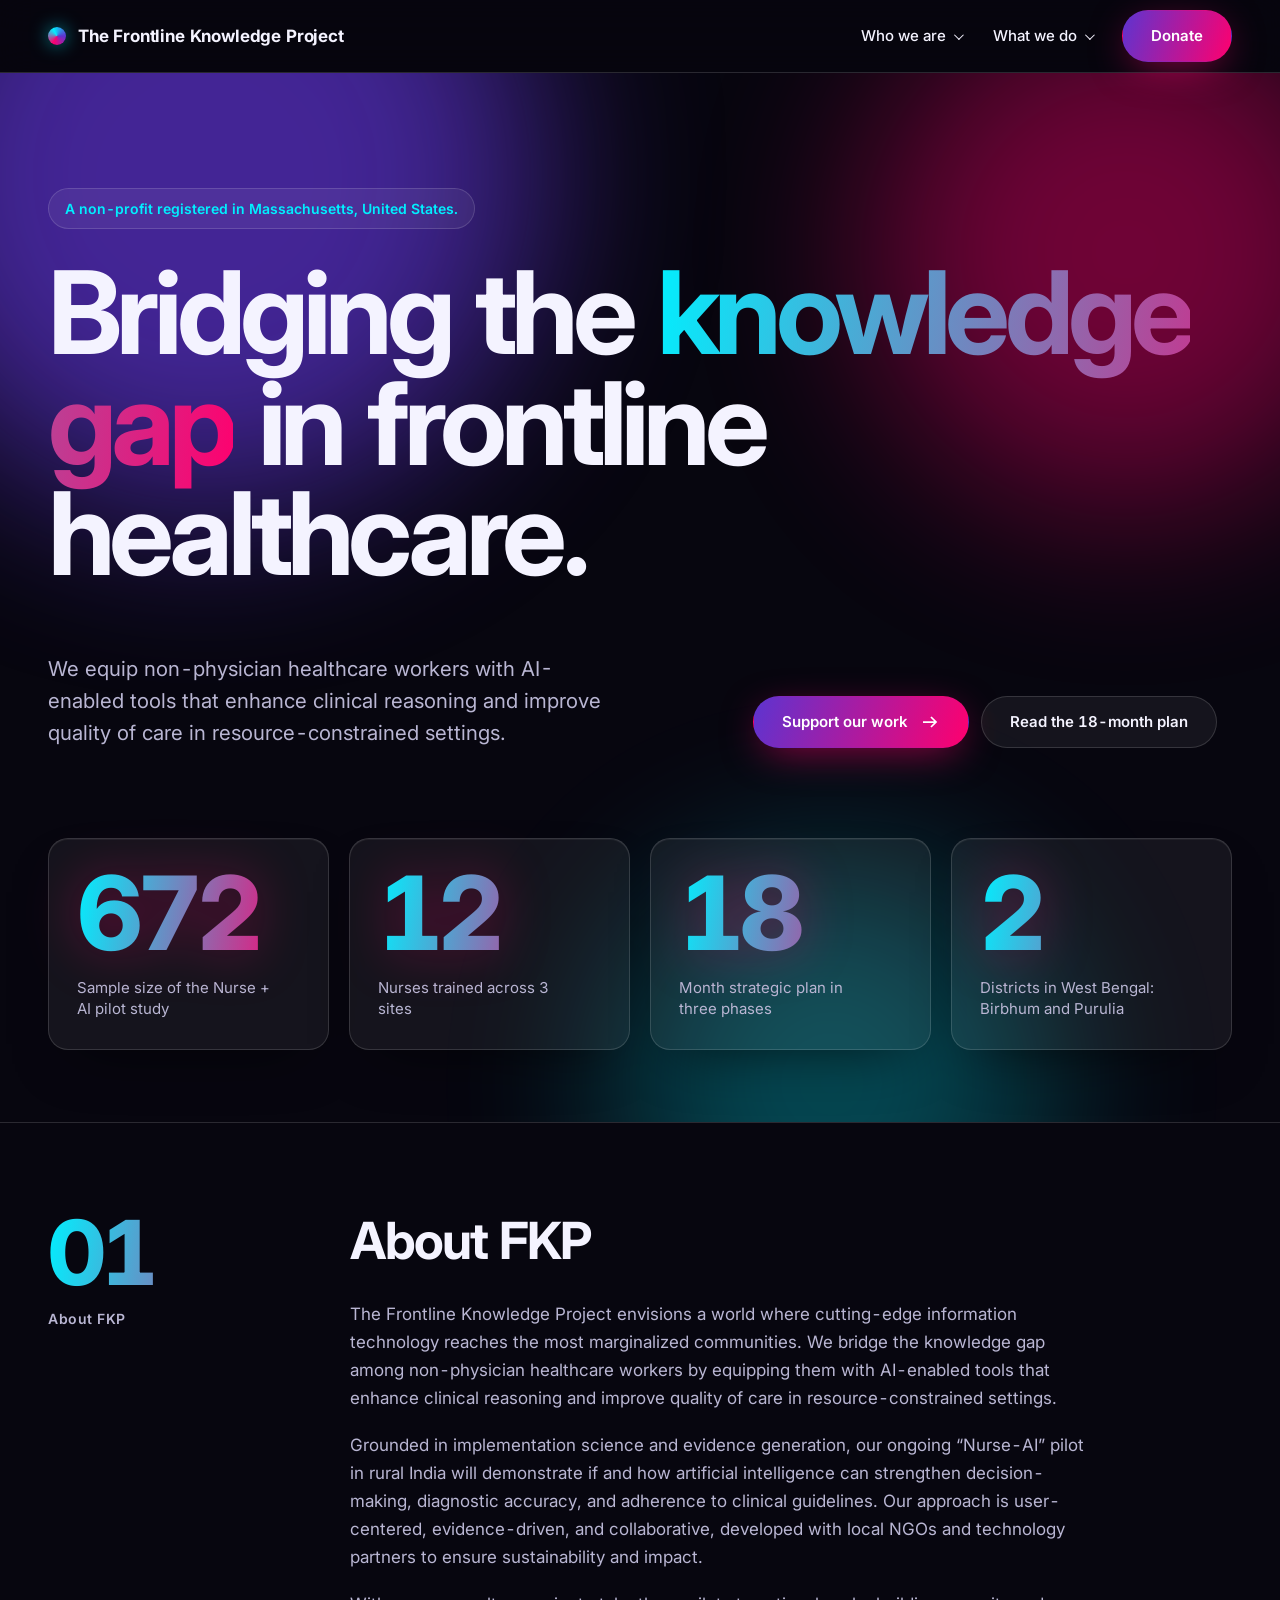
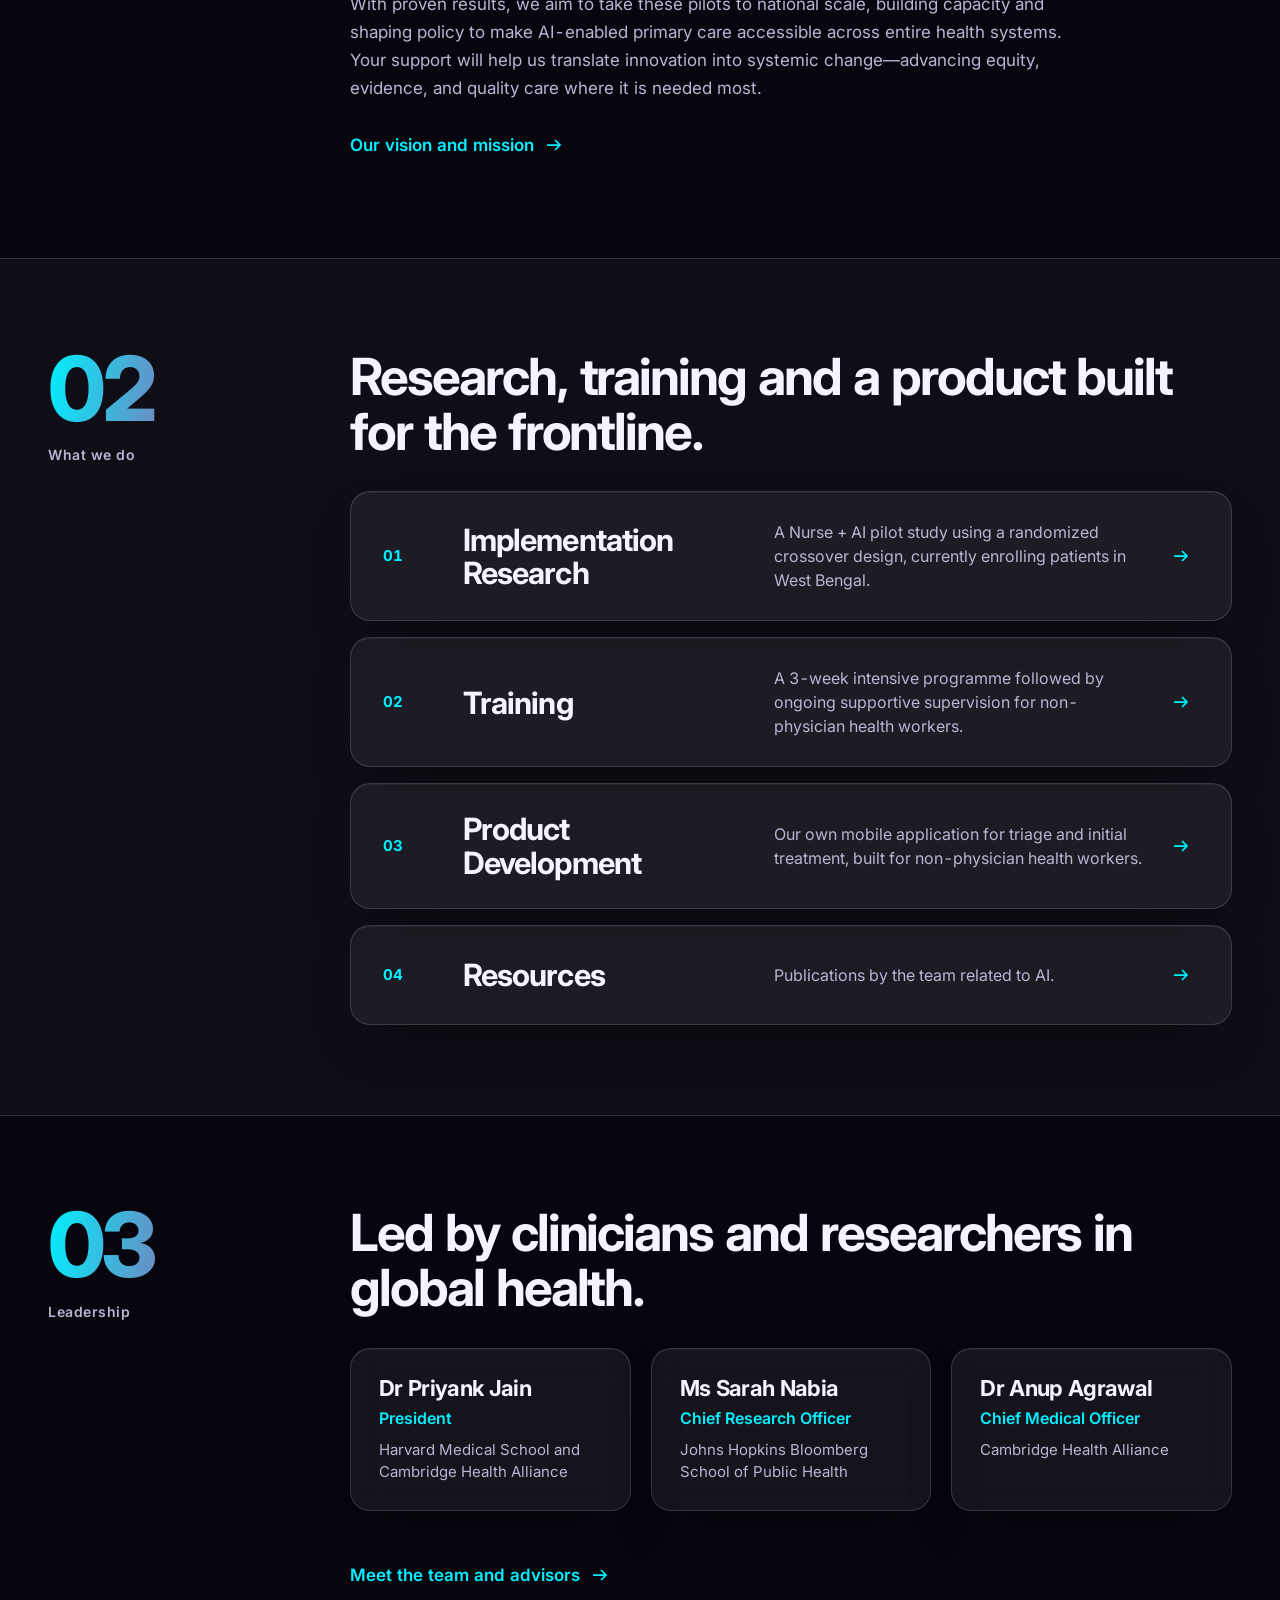
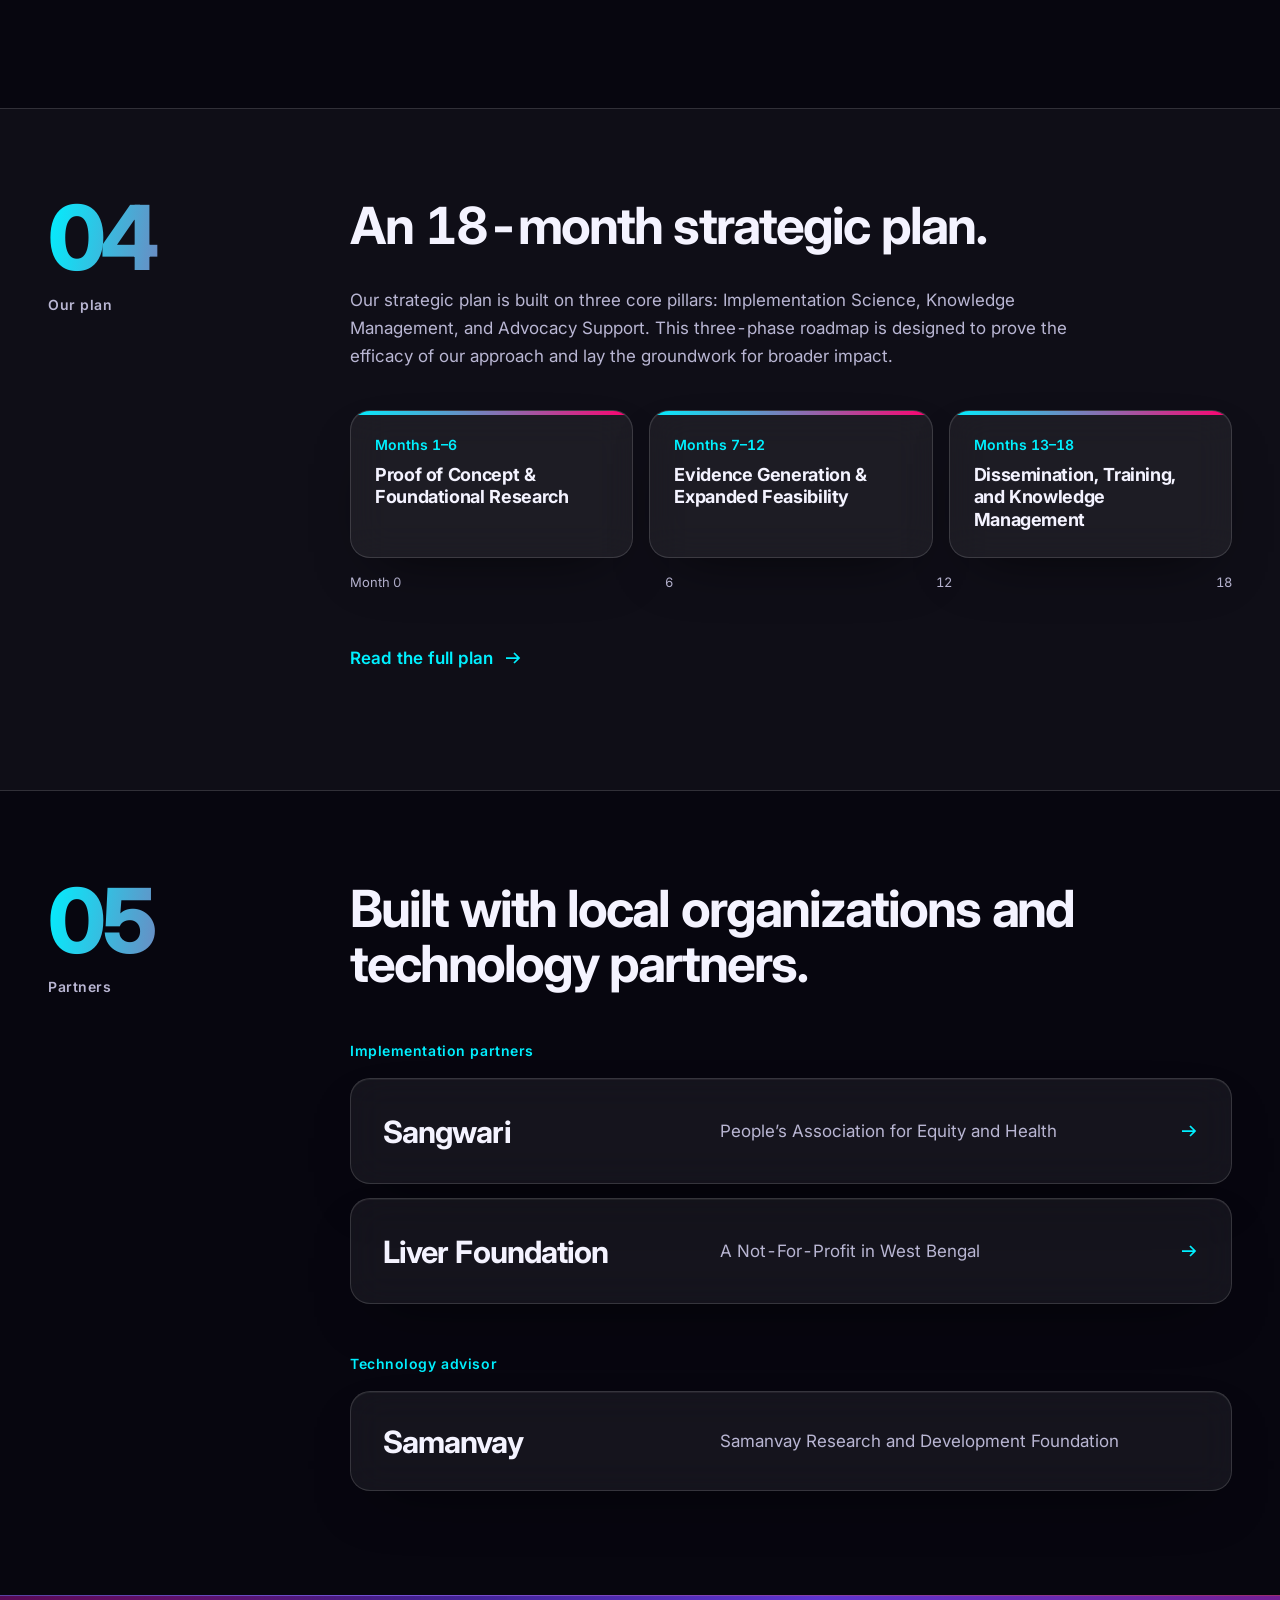
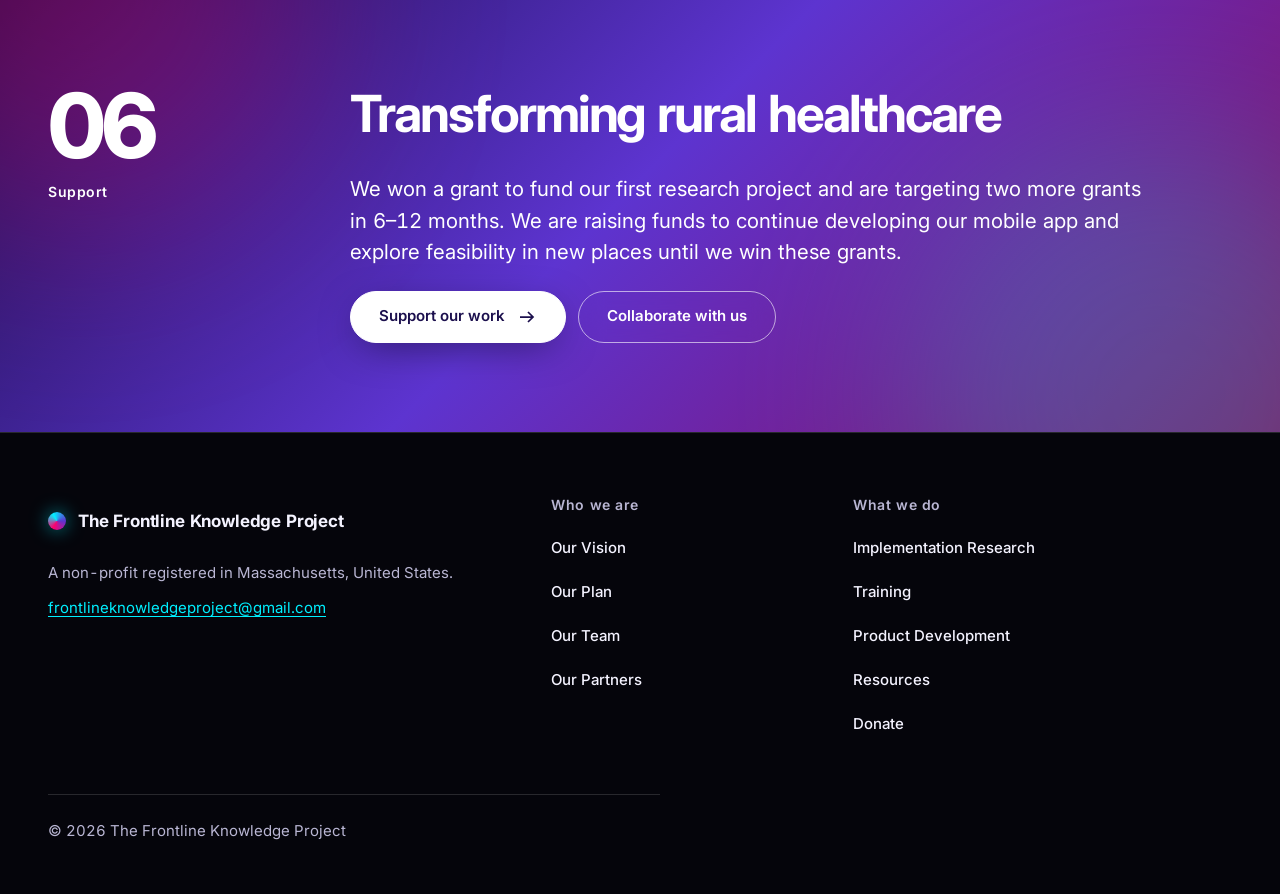
<file: index.html>
<!doctype html>
<html lang="en">
<head>
<meta charset="utf-8">
<meta name="viewport" content="width=device-width, initial-scale=1">
<title>The Frontline Knowledge Project</title>
<meta name="description" content="AI-enabled tools that bridge the knowledge gap for non-physician healthcare workers in resource-constrained settings. A non-profit registered in Massachusetts, USA.">
<meta property="og:type" content="website">
<meta property="og:site_name" content="The Frontline Knowledge Project">
<meta property="og:title" content="The Frontline Knowledge Project">
<meta property="og:description" content="AI-enabled tools that bridge the knowledge gap for non-physician healthcare workers in resource-constrained settings. A non-profit registered in Massachusetts, USA.">
<meta name="theme-color" content="#07060F">
<link rel="icon" href="data:image/svg+xml,%3Csvg xmlns='http://www.w3.org/2000/svg' viewBox='0 0 32 32'%3E%3Ccircle cx='16' cy='16' r='14' fill='%23FF006E'/%3E%3Ccircle cx='12' cy='12' r='8' fill='%235D34D0'/%3E%3C/svg%3E">
<link rel="preconnect" href="https://fonts.googleapis.com">
<link rel="preconnect" href="https://fonts.gstatic.com" crossorigin>
<link href="https://fonts.googleapis.com/css2?family=Inter:wght@400;500;600;700;800&display=swap" rel="stylesheet">
<link rel="stylesheet" href="assets/style.css">
</head>
<body>
<a class="skip" href="#main">Skip to content</a>
<header class="site-header">
  <div class="wrap bar">
    <a class="brand" href="index.html">The Frontline Knowledge Project</a>
    <button class="menu-toggle" type="button" aria-expanded="false" aria-controls="site-nav">Menu</button>
    <nav id="site-nav" aria-label="Main">
      <ul class="nav-list">
        <li class="dd"><button type="button" aria-expanded="false" aria-haspopup="true">Who we are</button><ul class="dd-menu"><li><a href="vision.html">Our Vision</a></li><li><a href="plan.html">Our Plan</a></li><li><a href="team.html">Our Team</a></li><li><a href="partners.html">Our Partners</a></li></ul></li>
        <li class="dd"><button type="button" aria-expanded="false" aria-haspopup="true">What we do</button><ul class="dd-menu"><li><a href="research.html">Implementation Research</a></li><li><a href="training.html">Training</a></li><li><a href="product.html">Product Development</a></li><li><a href="resources.html">Resources</a></li></ul></li>
        <li class="nav-donate"><a class="btn btn-primary" href="donate.html">Donate</a></li>
      </ul>
    </nav>
  </div>
</header>
<main id="main">
<section class="hero">
  <div class="aurora" aria-hidden="true"><i class="o1"></i><i class="o2"></i><i class="o3"></i></div>
  <div class="wrap">
    <p class="eyebrow">A non-profit registered in Massachusetts, United States.</p>
    <h1 class="display">Bridging the <span class="grad-text">knowledge gap</span> in frontline healthcare.</h1>
    <div class="grid hero-lower">
      <p class="lede">We equip non-physician healthcare workers with AI-enabled tools that enhance clinical reasoning and improve quality of care in resource-constrained settings.</p>
      <div class="cta">
        <a class="btn btn-primary" href="donate.html">Support our work <svg class="arr" width="20" height="20" viewBox="0 0 20 20" aria-hidden="true" focusable="false"><path d="M3 10h13M11 5l5 5-5 5" fill="none" stroke="currentColor" stroke-width="1.75"/></svg></a>
        <a class="btn" href="plan.html">Read the 18-month plan</a>
      </div>
    </div>
    <dl class="facts">
      <div><dt>Sample size of the Nurse + AI pilot study</dt><dd data-count="672">672</dd></div>
      <div><dt>Nurses trained across 3 sites</dt><dd data-count="12">12</dd></div>
      <div><dt>Month strategic plan in three phases</dt><dd data-count="18">18</dd></div>
      <div><dt>Districts in West Bengal: Birbhum and Purulia</dt><dd data-count="2">2</dd></div>
    </dl>
  </div>
</section>

<section class="block ">
  <div class="wrap grid">
    <div class="folio"><span class="n">01</span><span class="t">About FKP</span></div>
    <div class="content reveal">
      <h2>About FKP</h2>
      <p>The Frontline Knowledge Project envisions a world where cutting-edge information technology reaches the most marginalized communities. We bridge the knowledge gap among non-physician healthcare workers by equipping them with AI-enabled tools that enhance clinical reasoning and improve quality of care in resource-constrained settings.</p>
      <p>Grounded in implementation science and evidence generation, our ongoing &ldquo;Nurse-AI&rdquo; pilot in rural India will demonstrate if and how artificial intelligence can strengthen decision-making, diagnostic accuracy, and adherence to clinical guidelines. Our approach is user-centered, evidence-driven, and collaborative, developed with local NGOs and technology partners to ensure sustainability and impact.</p>
      <p>With proven results, we aim to take these pilots to national scale, building capacity and shaping policy to make AI-enabled primary care accessible across entire health systems. Your support will help us translate innovation into systemic change&mdash;advancing equity, evidence, and quality care where it is needed most.</p>
      <a class="link-arrow" href="vision.html">Our vision and mission <svg class="arr" width="20" height="20" viewBox="0 0 20 20" aria-hidden="true" focusable="false"><path d="M3 10h13M11 5l5 5-5 5" fill="none" stroke="currentColor" stroke-width="1.75"/></svg></a>
    </div>
  </div>
</section>

<section class="block ground">
  <div class="wrap grid">
    <div class="folio"><span class="n">02</span><span class="t">What we do</span></div>
    <div class="content reveal">
      <h2>Research, training and a product built for the frontline.</h2>
      <div class="index-list">
        <a href="research.html"><span class="no">01</span><span class="ttl">Implementation Research</span><span class="dsc">A Nurse + AI pilot study using a randomized crossover design, currently enrolling patients in West Bengal.</span><svg class="arr" width="20" height="20" viewBox="0 0 20 20" aria-hidden="true" focusable="false"><path d="M3 10h13M11 5l5 5-5 5" fill="none" stroke="currentColor" stroke-width="1.75"/></svg></a>
        <a href="training.html"><span class="no">02</span><span class="ttl">Training</span><span class="dsc">A 3-week intensive programme followed by ongoing supportive supervision for non-physician health workers.</span><svg class="arr" width="20" height="20" viewBox="0 0 20 20" aria-hidden="true" focusable="false"><path d="M3 10h13M11 5l5 5-5 5" fill="none" stroke="currentColor" stroke-width="1.75"/></svg></a>
        <a href="product.html"><span class="no">03</span><span class="ttl">Product Development</span><span class="dsc">Our own mobile application for triage and initial treatment, built for non-physician health workers.</span><svg class="arr" width="20" height="20" viewBox="0 0 20 20" aria-hidden="true" focusable="false"><path d="M3 10h13M11 5l5 5-5 5" fill="none" stroke="currentColor" stroke-width="1.75"/></svg></a>
        <a href="resources.html"><span class="no">04</span><span class="ttl">Resources</span><span class="dsc">Publications by the team related to AI.</span><svg class="arr" width="20" height="20" viewBox="0 0 20 20" aria-hidden="true" focusable="false"><path d="M3 10h13M11 5l5 5-5 5" fill="none" stroke="currentColor" stroke-width="1.75"/></svg></a>
      </div>
    </div>
  </div>
</section>

<section class="block ">
  <div class="wrap grid">
    <div class="folio"><span class="n">03</span><span class="t">Leadership</span></div>
    <div class="content reveal">
      <h2>Led by clinicians and researchers in global health.</h2>
      <div class="leaders">
        <div><h3>Dr Priyank Jain</h3><p class="role">President</p><p class="aff">Harvard Medical School and Cambridge Health Alliance</p></div>
        <div><h3>Ms Sarah Nabia</h3><p class="role">Chief Research Officer</p><p class="aff">Johns Hopkins Bloomberg School of Public Health</p></div>
        <div><h3>Dr Anup Agrawal</h3><p class="role">Chief Medical Officer</p><p class="aff">Cambridge Health Alliance</p></div>
      </div>
      <p class="mt"><a class="link-arrow" href="team.html">Meet the team and advisors <svg class="arr" width="20" height="20" viewBox="0 0 20 20" aria-hidden="true" focusable="false"><path d="M3 10h13M11 5l5 5-5 5" fill="none" stroke="currentColor" stroke-width="1.75"/></svg></a></p>
    </div>
  </div>
</section>

<section class="block ground">
  <div class="wrap grid">
    <div class="folio"><span class="n">04</span><span class="t">Our plan</span></div>
    <div class="content reveal">
      <h2>An 18-month strategic plan.</h2>
      <p>Our strategic plan is built on three core pillars: Implementation Science, Knowledge Management, and Advocacy Support. This three-phase roadmap is designed to prove the efficacy of our approach and lay the groundwork for broader impact.</p>
      <div class="scale mt" role="list">
        <div role="listitem"><div class="m">Months 1&ndash;6</div><div class="p">Proof of Concept &amp; Foundational Research</div></div>
        <div role="listitem"><div class="m">Months 7&ndash;12</div><div class="p">Evidence Generation &amp; Expanded Feasibility</div></div>
        <div role="listitem"><div class="m">Months 13&ndash;18</div><div class="p">Dissemination, Training, and Knowledge Management</div></div>
      </div>
      <div class="ticks" aria-hidden="true"><span>Month 0</span><span>6</span><span>12</span><span>18</span></div>
      <p class="mt"><a class="link-arrow" href="plan.html">Read the full plan <svg class="arr" width="20" height="20" viewBox="0 0 20 20" aria-hidden="true" focusable="false"><path d="M3 10h13M11 5l5 5-5 5" fill="none" stroke="currentColor" stroke-width="1.75"/></svg></a></p>
    </div>
  </div>
</section>

<section class="block ">
  <div class="wrap grid">
    <div class="folio"><span class="n">05</span><span class="t">Partners</span></div>
    <div class="content reveal">
      <h2>Built with local organizations and technology partners.</h2>
      <p class="sub">Implementation partners</p>
      <div>
        <div class="partner"><h3>Sangwari</h3><p>People&rsquo;s Association for Equity and Health</p><a class="go" href="https://sangwari.net/" aria-label="Visit Sangwari website (opens external site)" rel="noopener"><svg class="arr" width="20" height="20" viewBox="0 0 20 20" aria-hidden="true" focusable="false"><path d="M3 10h13M11 5l5 5-5 5" fill="none" stroke="currentColor" stroke-width="1.75"/></svg></a></div>
        <div class="partner"><h3>Liver Foundation</h3><p>A Not-For-Profit in West Bengal</p><a class="go" href="https://liverfoundation.in/" aria-label="Visit Liver Foundation website (opens external site)" rel="noopener"><svg class="arr" width="20" height="20" viewBox="0 0 20 20" aria-hidden="true" focusable="false"><path d="M3 10h13M11 5l5 5-5 5" fill="none" stroke="currentColor" stroke-width="1.75"/></svg></a></div>
      </div>
      <p class="sub">Technology advisor</p>
      <div><div class="partner"><h3>Samanvay</h3><p>Samanvay Research and Development Foundation</p><span></span></div></div>
    </div>
  </div>
</section>

<section class="block band">
  <div class="wrap grid">
    <div class="folio"><span class="n">06</span><span class="t">Support</span></div>
    <div class="content reveal">
      <h2>Transforming rural healthcare</h2>
      <p class="lede" style="color:#fff">We won a grant to fund our first research project and are targeting two more grants in 6&ndash;12 months. We are raising funds to continue developing our mobile app and explore feasibility in new places until we win these grants.</p>
      <div class="actions">
        <a class="btn btn-light" href="donate.html">Support our work <svg class="arr" width="20" height="20" viewBox="0 0 20 20" aria-hidden="true" focusable="false"><path d="M3 10h13M11 5l5 5-5 5" fill="none" stroke="currentColor" stroke-width="1.75"/></svg></a>
        <a class="btn btn-line-light" href="mailto:admin@frontlineknowledgeproject.org">Collaborate with us</a>
      </div>
    </div>
  </div>
</section>
</main>
<footer class="site-footer">
  <div class="wrap">
    <div class="grid foot-grid">
      <div class="about">
        <a class="brand" href="index.html">The Frontline Knowledge Project</a>
        <p>A non-profit registered in Massachusetts, United States.</p>
        <p><a href="mailto:frontlineknowledgeproject@gmail.com">frontlineknowledgeproject@gmail.com</a></p>
      </div>
      <div class="col"><h2>Who we are</h2><ul><li><a href="vision.html">Our Vision</a></li><li><a href="plan.html">Our Plan</a></li><li><a href="team.html">Our Team</a></li><li><a href="partners.html">Our Partners</a></li></ul></div>
      <div class="col"><h2>What we do</h2><ul><li><a href="research.html">Implementation Research</a></li><li><a href="training.html">Training</a></li><li><a href="product.html">Product Development</a></li><li><a href="resources.html">Resources</a></li><li><a href="donate.html">Donate</a></li></ul></div>
    </div>
    <p class="foot-base">&copy; 2026 The Frontline Knowledge Project</p>
  </div>
</footer>
<script src="assets/main.js"></script>
</body>
</html>
</file>
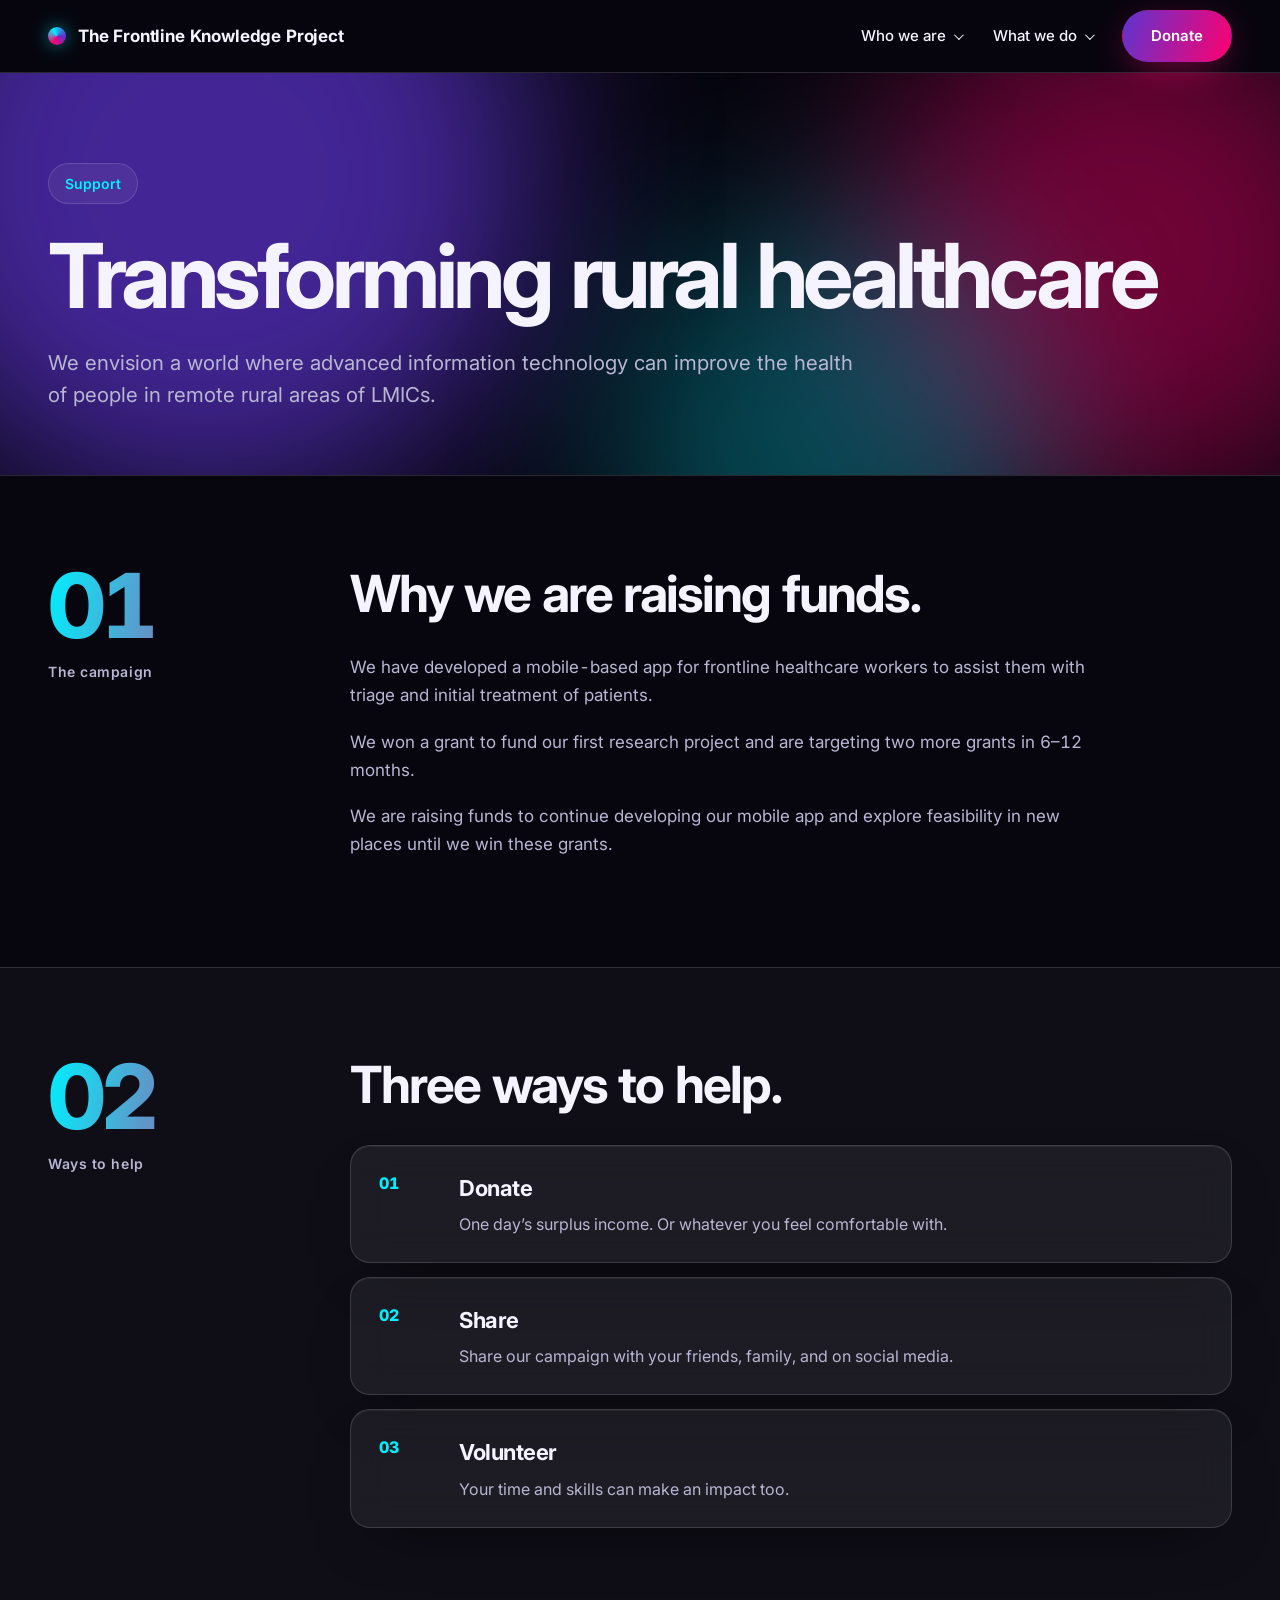
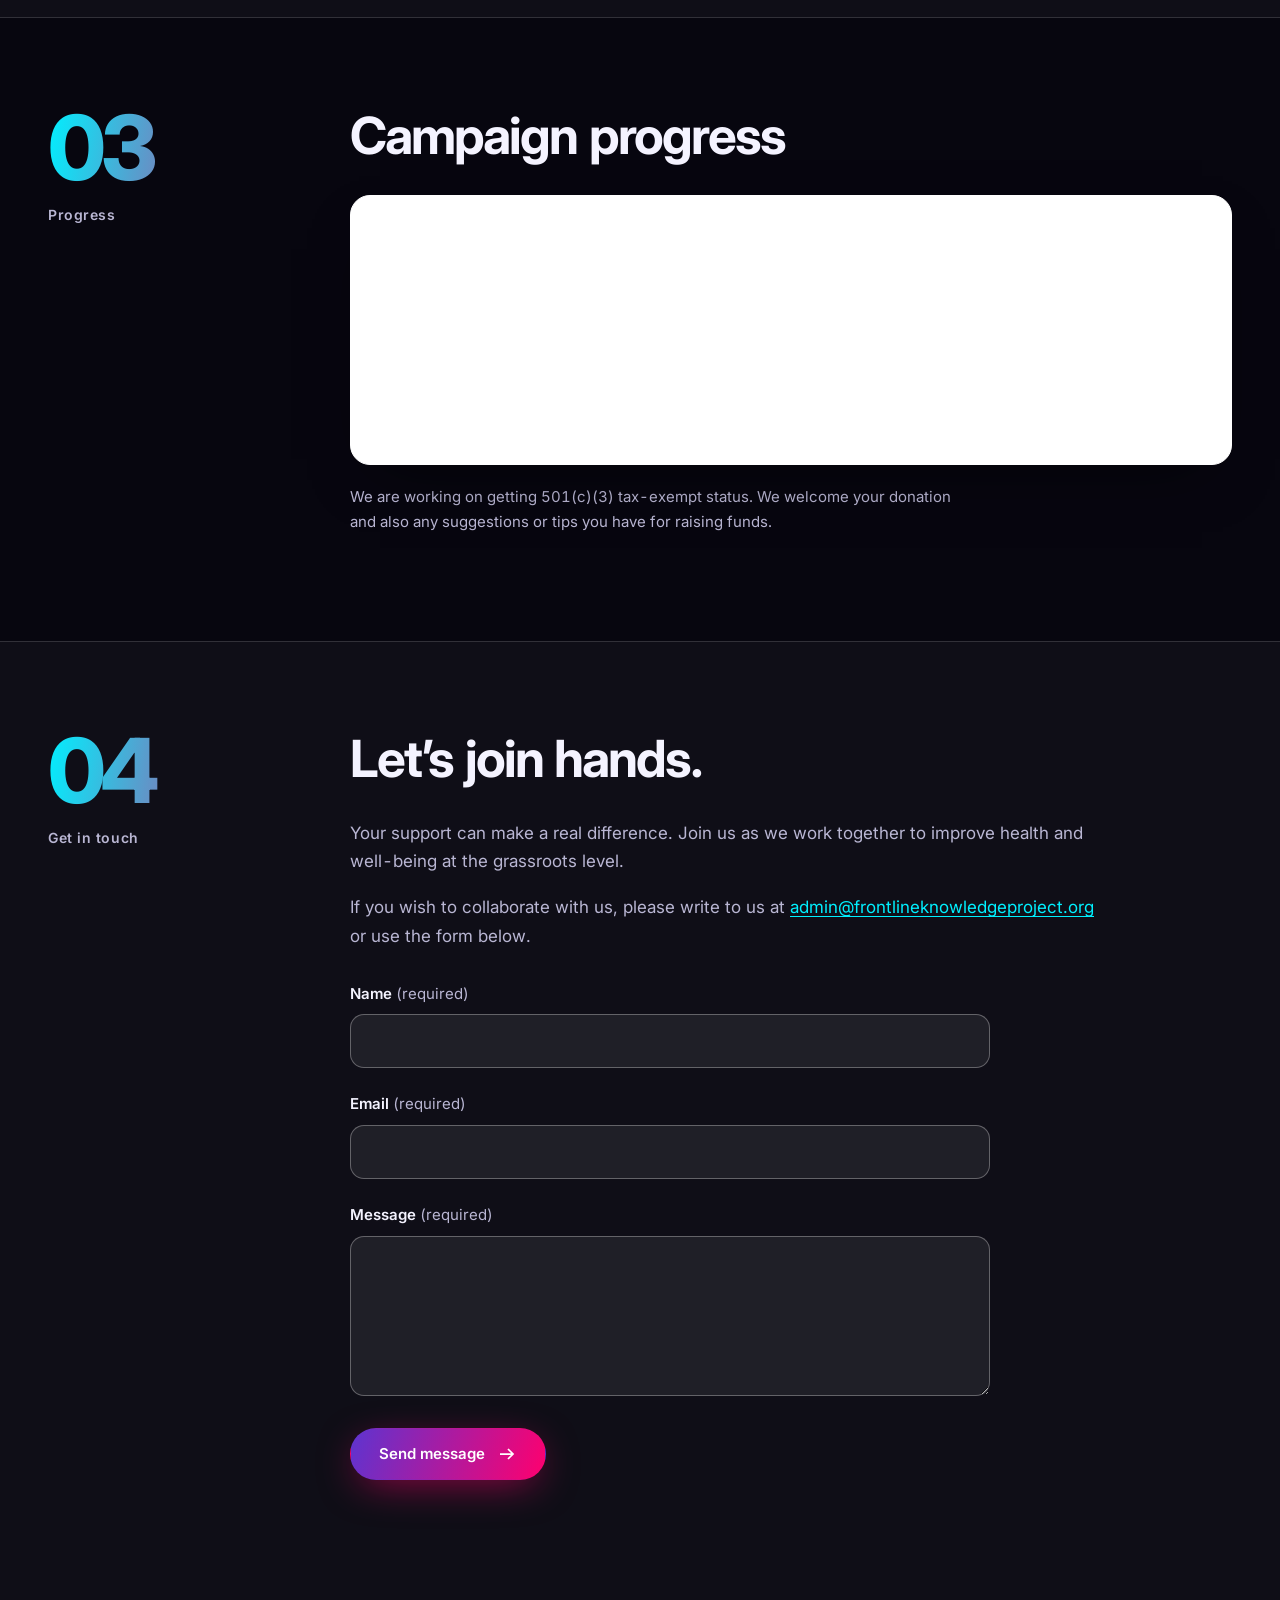
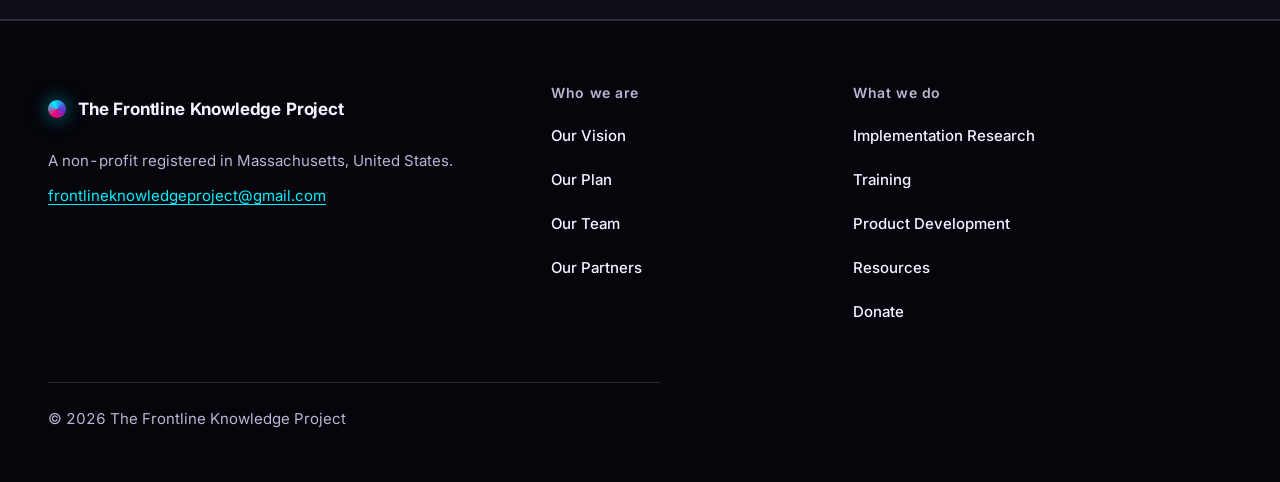
<file: donate.html>
<!doctype html>
<html lang="en">
<head>
<meta charset="utf-8">
<meta name="viewport" content="width=device-width, initial-scale=1">
<title>Donate | The Frontline Knowledge Project</title>
<meta name="description" content="Support the Frontline Knowledge Project: help fund AI-enabled tools for frontline healthcare workers in remote rural areas.">
<meta property="og:type" content="website">
<meta property="og:site_name" content="The Frontline Knowledge Project">
<meta property="og:title" content="Donate | The Frontline Knowledge Project">
<meta property="og:description" content="Support the Frontline Knowledge Project: help fund AI-enabled tools for frontline healthcare workers in remote rural areas.">
<meta name="theme-color" content="#07060F">
<link rel="icon" href="data:image/svg+xml,%3Csvg xmlns='http://www.w3.org/2000/svg' viewBox='0 0 32 32'%3E%3Ccircle cx='16' cy='16' r='14' fill='%23FF006E'/%3E%3Ccircle cx='12' cy='12' r='8' fill='%235D34D0'/%3E%3C/svg%3E">
<link rel="preconnect" href="https://fonts.googleapis.com">
<link rel="preconnect" href="https://fonts.gstatic.com" crossorigin>
<link href="https://fonts.googleapis.com/css2?family=Inter:wght@400;500;600;700;800&display=swap" rel="stylesheet">
<link rel="stylesheet" href="assets/style.css">
</head>
<body>
<a class="skip" href="#main">Skip to content</a>
<header class="site-header">
  <div class="wrap bar">
    <a class="brand" href="index.html">The Frontline Knowledge Project</a>
    <button class="menu-toggle" type="button" aria-expanded="false" aria-controls="site-nav">Menu</button>
    <nav id="site-nav" aria-label="Main">
      <ul class="nav-list">
        <li class="dd"><button type="button" aria-expanded="false" aria-haspopup="true">Who we are</button><ul class="dd-menu"><li><a href="vision.html">Our Vision</a></li><li><a href="plan.html">Our Plan</a></li><li><a href="team.html">Our Team</a></li><li><a href="partners.html">Our Partners</a></li></ul></li>
        <li class="dd"><button type="button" aria-expanded="false" aria-haspopup="true">What we do</button><ul class="dd-menu"><li><a href="research.html">Implementation Research</a></li><li><a href="training.html">Training</a></li><li><a href="product.html">Product Development</a></li><li><a href="resources.html">Resources</a></li></ul></li>
        <li class="nav-donate"><a class="btn btn-primary" href="donate.html" aria-current="page">Donate</a></li>
      </ul>
    </nav>
  </div>
</header>
<main id="main">
<section class="page-head">
  <div class="aurora" aria-hidden="true"><i class="o1"></i><i class="o2"></i><i class="o3"></i></div>
  <div class="wrap">
    <p class="eyebrow">Support</p>
    <h1>Transforming rural healthcare</h1>
    <p class="lede">We envision a world where advanced information technology can improve the health of people in remote rural areas of LMICs.</p>
    
  </div>
</section>
<section class="block ">
  <div class="wrap grid">
    <div class="folio"><span class="n">01</span><span class="t">The campaign</span></div>
    <div class="content reveal">
      <h2>Why we are raising funds.</h2>
      <p>We have developed a mobile-based app for frontline healthcare workers to assist them with triage and initial treatment of patients.</p>
      <p>We won a grant to fund our first research project and are targeting two more grants in 6&ndash;12 months.</p>
      <p>We are raising funds to continue developing our mobile app and explore feasibility in new places until we win these grants.</p>
    </div>
  </div>
</section>
<section class="block ground">
  <div class="wrap grid">
    <div class="folio"><span class="n">02</span><span class="t">Ways to help</span></div>
    <div class="content reveal">
      <h2>Three ways to help.</h2>
      <ol class="help">
        <li><span class="no">01</span><div><strong>Donate</strong><span>One day&rsquo;s surplus income. Or whatever you feel comfortable with.</span></div></li>
        <li><span class="no">02</span><div><strong>Share</strong><span>Share our campaign with your friends, family, and on social media.</span></div></li>
        <li><span class="no">03</span><div><strong>Volunteer</strong><span>Your time and skills can make an impact too.</span></div></li>
      </ol>
    </div>
  </div>
</section>
<section class="block ">
  <div class="wrap grid">
    <div class="folio"><span class="n">03</span><span class="t">Progress</span></div>
    <div class="content reveal">
      <h2>Campaign progress</h2>
      <!-- TODO (client): add the direct Zeffy donation-form link or embed here. Only the progress thermometer was available on the live site. -->
      <div class="embed"><iframe title="Fundraising progress: Transforming rural healthcare" src="https://www.zeffy.com/embed/thermometer/transforming-rural-healthcare" loading="lazy" scrolling="no"></iframe></div>
      <p class="note">We are working on getting 501(c)(3) tax-exempt status. We welcome your donation and also any suggestions or tips you have for raising funds.</p>
    </div>
  </div>
</section>
<section class="block ground">
  <div class="wrap grid">
    <div class="folio"><span class="n">04</span><span class="t">Get in touch</span></div>
    <div class="content reveal">
      <h2>Let&rsquo;s join hands.</h2>
      <p>Your support can make a real difference. Join us as we work together to improve health and well-being at the grassroots level.</p>
      <p>If you wish to collaborate with us, please write to us at <a href="mailto:admin@frontlineknowledgeproject.org">admin@frontlineknowledgeproject.org</a> or use the form below.</p>
      <form class="contact" id="contact-form" data-to="admin@frontlineknowledgeproject.org" novalidate>
        <div class="field"><label for="name">Name <span class="req">(required)</span></label><input id="name" name="name" type="text" autocomplete="name" required><span class="err" role="alert">Please enter your name.</span></div>
        <div class="field"><label for="email">Email <span class="req">(required)</span></label><input id="email" name="email" type="email" autocomplete="email" required><span class="err" role="alert">Please enter a valid email address.</span></div>
        <div class="field"><label for="message">Message <span class="req">(required)</span></label><textarea id="message" name="message" required></textarea><span class="err" role="alert">Please enter a message.</span></div>
        <div><button class="btn btn-primary" type="submit">Send message <svg class="arr" width="20" height="20" viewBox="0 0 20 20" aria-hidden="true" focusable="false"><path d="M3 10h13M11 5l5 5-5 5" fill="none" stroke="currentColor" stroke-width="1.75"/></svg></button></div>
        <p class="form-status" id="form-status" role="status" aria-live="polite"></p>
      </form>
    </div>
  </div>
</section>
</main>
<footer class="site-footer">
  <div class="wrap">
    <div class="grid foot-grid">
      <div class="about">
        <a class="brand" href="index.html">The Frontline Knowledge Project</a>
        <p>A non-profit registered in Massachusetts, United States.</p>
        <p><a href="mailto:frontlineknowledgeproject@gmail.com">frontlineknowledgeproject@gmail.com</a></p>
      </div>
      <div class="col"><h2>Who we are</h2><ul><li><a href="vision.html">Our Vision</a></li><li><a href="plan.html">Our Plan</a></li><li><a href="team.html">Our Team</a></li><li><a href="partners.html">Our Partners</a></li></ul></div>
      <div class="col"><h2>What we do</h2><ul><li><a href="research.html">Implementation Research</a></li><li><a href="training.html">Training</a></li><li><a href="product.html">Product Development</a></li><li><a href="resources.html">Resources</a></li><li><a href="donate.html">Donate</a></li></ul></div>
    </div>
    <p class="foot-base">&copy; 2026 The Frontline Knowledge Project</p>
  </div>
</footer>
<script src="assets/main.js"></script>
</body>
</html>
</file>
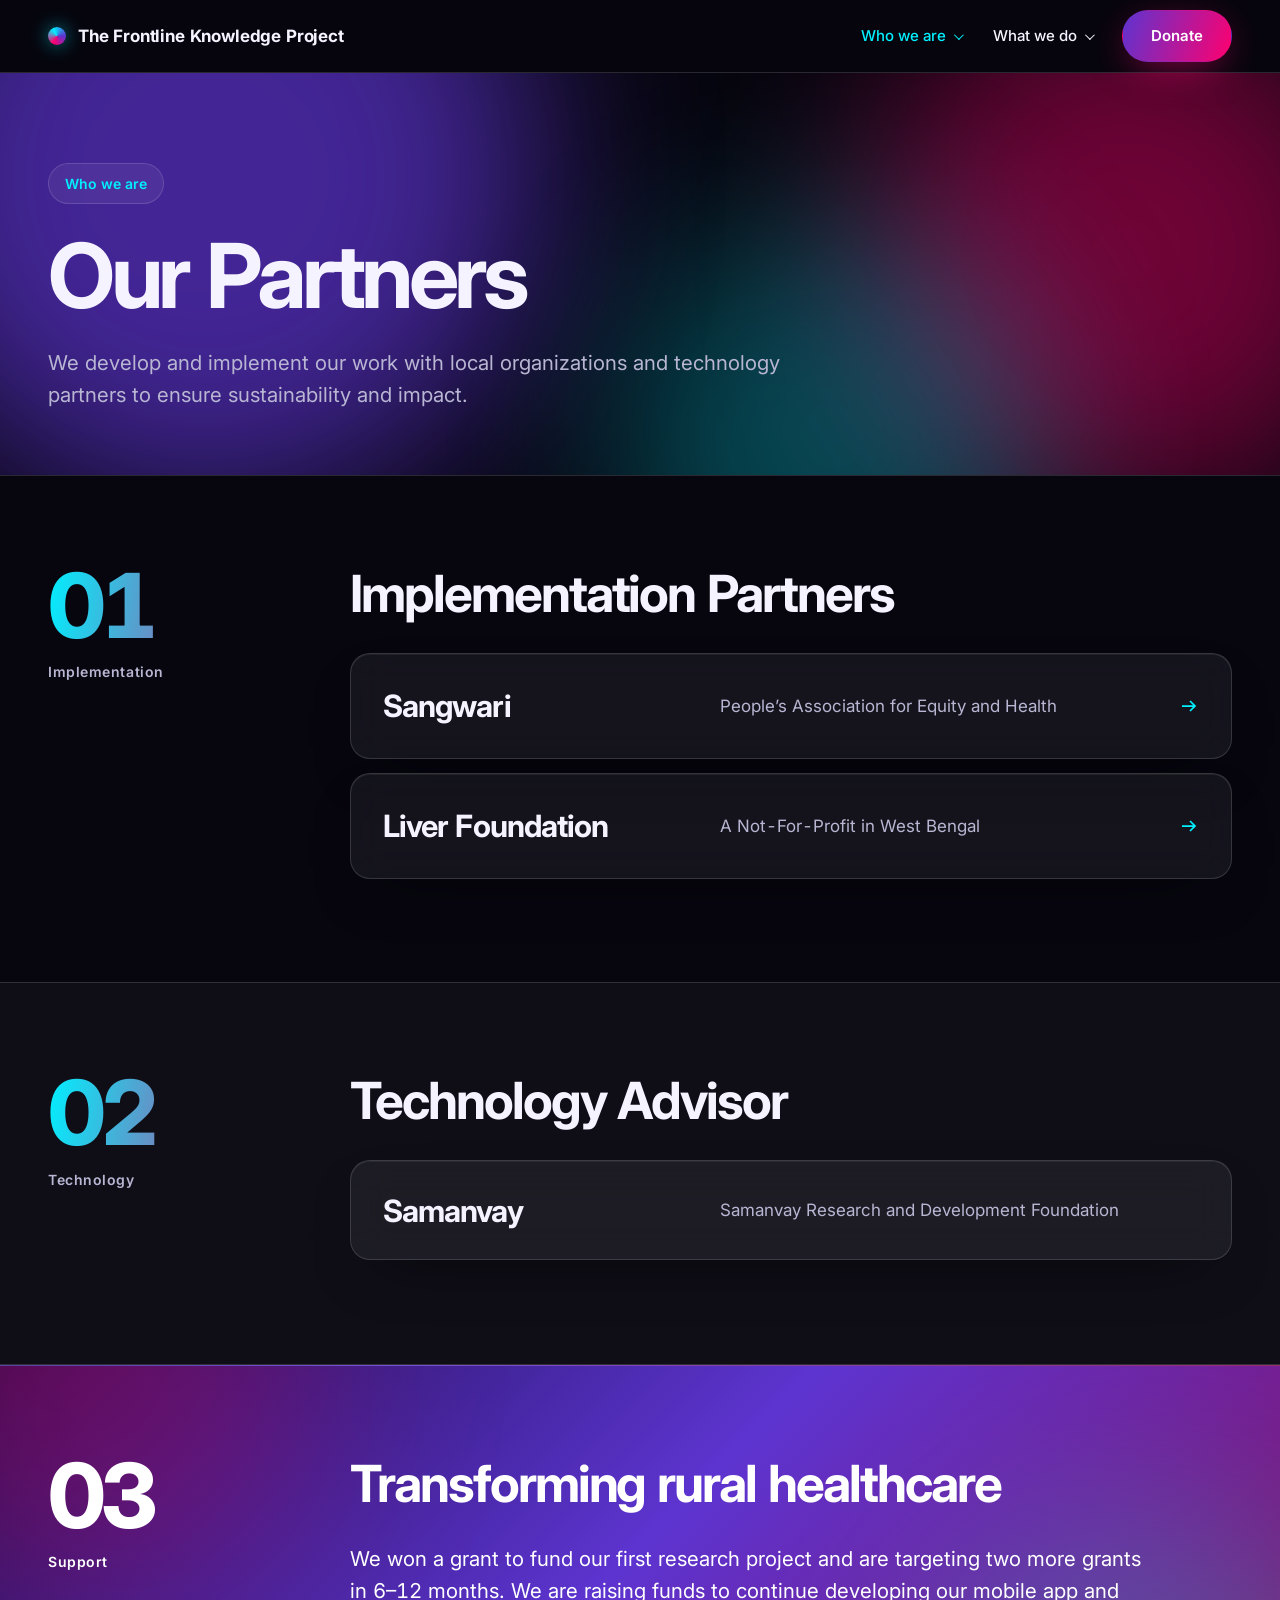
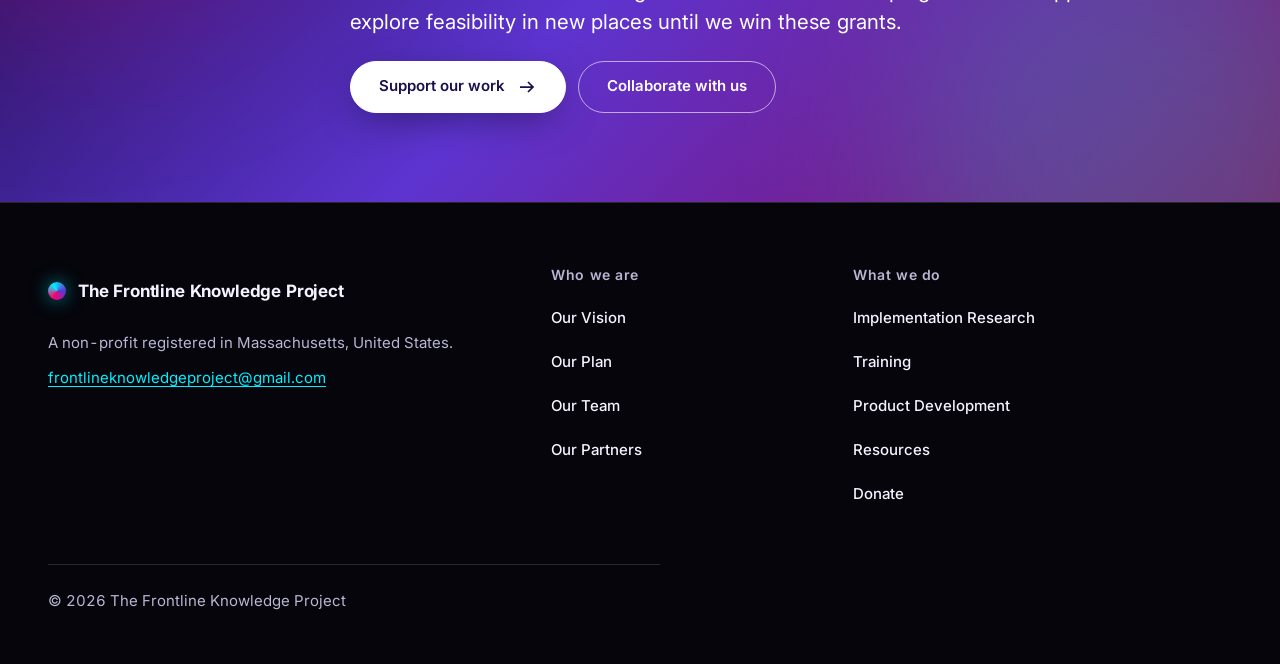
<file: partners.html>
<!doctype html>
<html lang="en">
<head>
<meta charset="utf-8">
<meta name="viewport" content="width=device-width, initial-scale=1">
<title>Our Partners | The Frontline Knowledge Project</title>
<meta name="description" content="Implementation partners Sangwari and Liver Foundation, and technology advisor Samanvay.">
<meta property="og:type" content="website">
<meta property="og:site_name" content="The Frontline Knowledge Project">
<meta property="og:title" content="Our Partners | The Frontline Knowledge Project">
<meta property="og:description" content="Implementation partners Sangwari and Liver Foundation, and technology advisor Samanvay.">
<meta name="theme-color" content="#07060F">
<link rel="icon" href="data:image/svg+xml,%3Csvg xmlns='http://www.w3.org/2000/svg' viewBox='0 0 32 32'%3E%3Ccircle cx='16' cy='16' r='14' fill='%23FF006E'/%3E%3Ccircle cx='12' cy='12' r='8' fill='%235D34D0'/%3E%3C/svg%3E">
<link rel="preconnect" href="https://fonts.googleapis.com">
<link rel="preconnect" href="https://fonts.gstatic.com" crossorigin>
<link href="https://fonts.googleapis.com/css2?family=Inter:wght@400;500;600;700;800&display=swap" rel="stylesheet">
<link rel="stylesheet" href="assets/style.css">
</head>
<body>
<a class="skip" href="#main">Skip to content</a>
<header class="site-header">
  <div class="wrap bar">
    <a class="brand" href="index.html">The Frontline Knowledge Project</a>
    <button class="menu-toggle" type="button" aria-expanded="false" aria-controls="site-nav">Menu</button>
    <nav id="site-nav" aria-label="Main">
      <ul class="nav-list">
        <li class="dd is-active"><button type="button" aria-expanded="false" aria-haspopup="true">Who we are</button><ul class="dd-menu"><li><a href="vision.html">Our Vision</a></li><li><a href="plan.html">Our Plan</a></li><li><a href="team.html">Our Team</a></li><li><a href="partners.html" aria-current="page">Our Partners</a></li></ul></li>
        <li class="dd"><button type="button" aria-expanded="false" aria-haspopup="true">What we do</button><ul class="dd-menu"><li><a href="research.html">Implementation Research</a></li><li><a href="training.html">Training</a></li><li><a href="product.html">Product Development</a></li><li><a href="resources.html">Resources</a></li></ul></li>
        <li class="nav-donate"><a class="btn btn-primary" href="donate.html">Donate</a></li>
      </ul>
    </nav>
  </div>
</header>
<main id="main">
<section class="page-head">
  <div class="aurora" aria-hidden="true"><i class="o1"></i><i class="o2"></i><i class="o3"></i></div>
  <div class="wrap">
    <p class="eyebrow">Who we are</p>
    <h1>Our Partners</h1>
    <p class="lede">We develop and implement our work with local organizations and technology partners to ensure sustainability and impact.</p>
    
  </div>
</section>
<section class="block ">
  <div class="wrap grid">
    <div class="folio"><span class="n">01</span><span class="t">Implementation</span></div>
    <div class="content reveal">
      <h2>Implementation Partners</h2>
      <div>
        <div class="partner"><h3>Sangwari</h3><p>People&rsquo;s Association for Equity and Health</p><a class="go" href="https://sangwari.net/" aria-label="Visit Sangwari website (opens external site)" rel="noopener"><svg class="arr" width="20" height="20" viewBox="0 0 20 20" aria-hidden="true" focusable="false"><path d="M3 10h13M11 5l5 5-5 5" fill="none" stroke="currentColor" stroke-width="1.75"/></svg></a></div>
        <div class="partner"><h3>Liver Foundation</h3><p>A Not-For-Profit in West Bengal</p><a class="go" href="https://liverfoundation.in/" aria-label="Visit Liver Foundation website (opens external site)" rel="noopener"><svg class="arr" width="20" height="20" viewBox="0 0 20 20" aria-hidden="true" focusable="false"><path d="M3 10h13M11 5l5 5-5 5" fill="none" stroke="currentColor" stroke-width="1.75"/></svg></a></div>
      </div>
    </div>
  </div>
</section>
<section class="block ground">
  <div class="wrap grid">
    <div class="folio"><span class="n">02</span><span class="t">Technology</span></div>
    <div class="content reveal">
      <h2>Technology Advisor</h2>
      <div><div class="partner"><h3>Samanvay</h3><p>Samanvay Research and Development Foundation</p><span></span></div></div>
    </div>
  </div>
</section>
<section class="block band">
  <div class="wrap grid">
    <div class="folio"><span class="n">03</span><span class="t">Support</span></div>
    <div class="content reveal">
      <h2>Transforming rural healthcare</h2>
      <p class="lede" style="color:#fff">We won a grant to fund our first research project and are targeting two more grants in 6&ndash;12 months. We are raising funds to continue developing our mobile app and explore feasibility in new places until we win these grants.</p>
      <div class="actions">
        <a class="btn btn-light" href="donate.html">Support our work <svg class="arr" width="20" height="20" viewBox="0 0 20 20" aria-hidden="true" focusable="false"><path d="M3 10h13M11 5l5 5-5 5" fill="none" stroke="currentColor" stroke-width="1.75"/></svg></a>
        <a class="btn btn-line-light" href="mailto:admin@frontlineknowledgeproject.org">Collaborate with us</a>
      </div>
    </div>
  </div>
</section>
</main>
<footer class="site-footer">
  <div class="wrap">
    <div class="grid foot-grid">
      <div class="about">
        <a class="brand" href="index.html">The Frontline Knowledge Project</a>
        <p>A non-profit registered in Massachusetts, United States.</p>
        <p><a href="mailto:frontlineknowledgeproject@gmail.com">frontlineknowledgeproject@gmail.com</a></p>
      </div>
      <div class="col"><h2>Who we are</h2><ul><li><a href="vision.html">Our Vision</a></li><li><a href="plan.html">Our Plan</a></li><li><a href="team.html">Our Team</a></li><li><a href="partners.html">Our Partners</a></li></ul></div>
      <div class="col"><h2>What we do</h2><ul><li><a href="research.html">Implementation Research</a></li><li><a href="training.html">Training</a></li><li><a href="product.html">Product Development</a></li><li><a href="resources.html">Resources</a></li><li><a href="donate.html">Donate</a></li></ul></div>
    </div>
    <p class="foot-base">&copy; 2026 The Frontline Knowledge Project</p>
  </div>
</footer>
<script src="assets/main.js"></script>
</body>
</html>
</file>
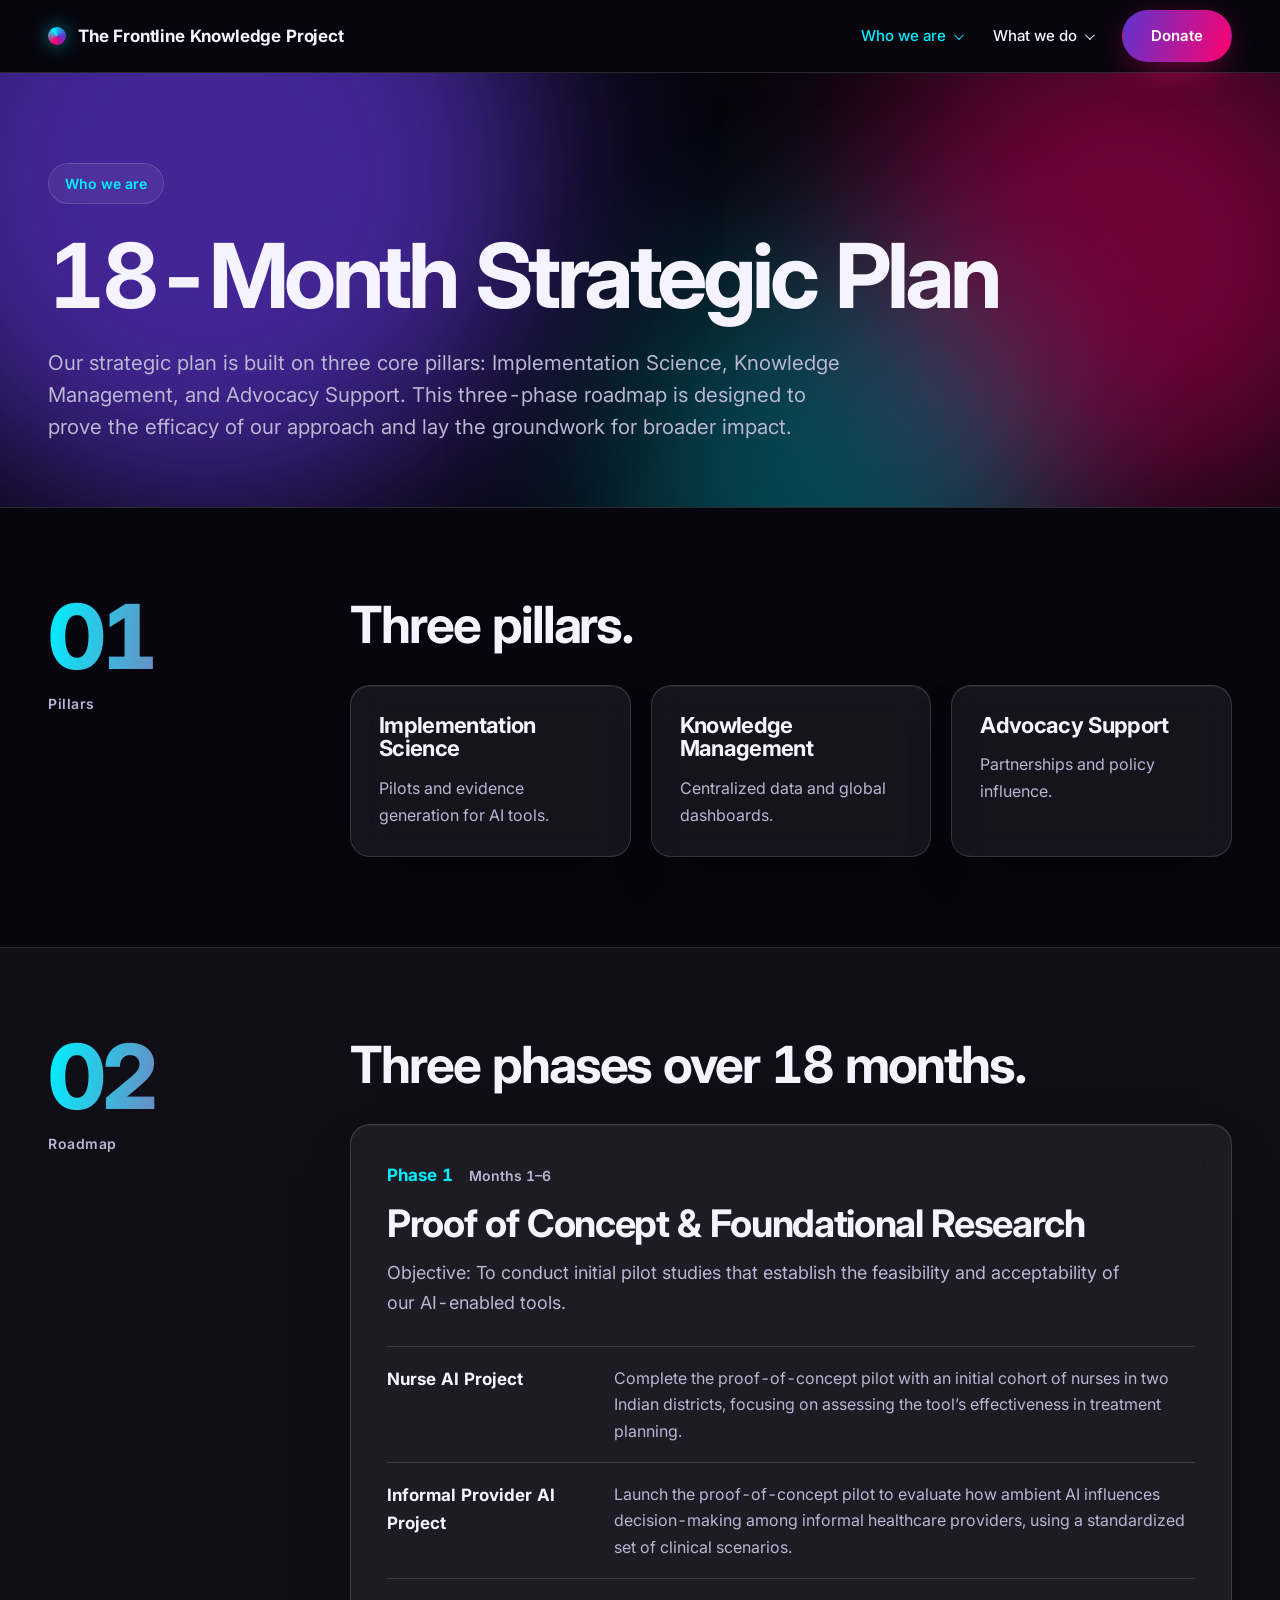
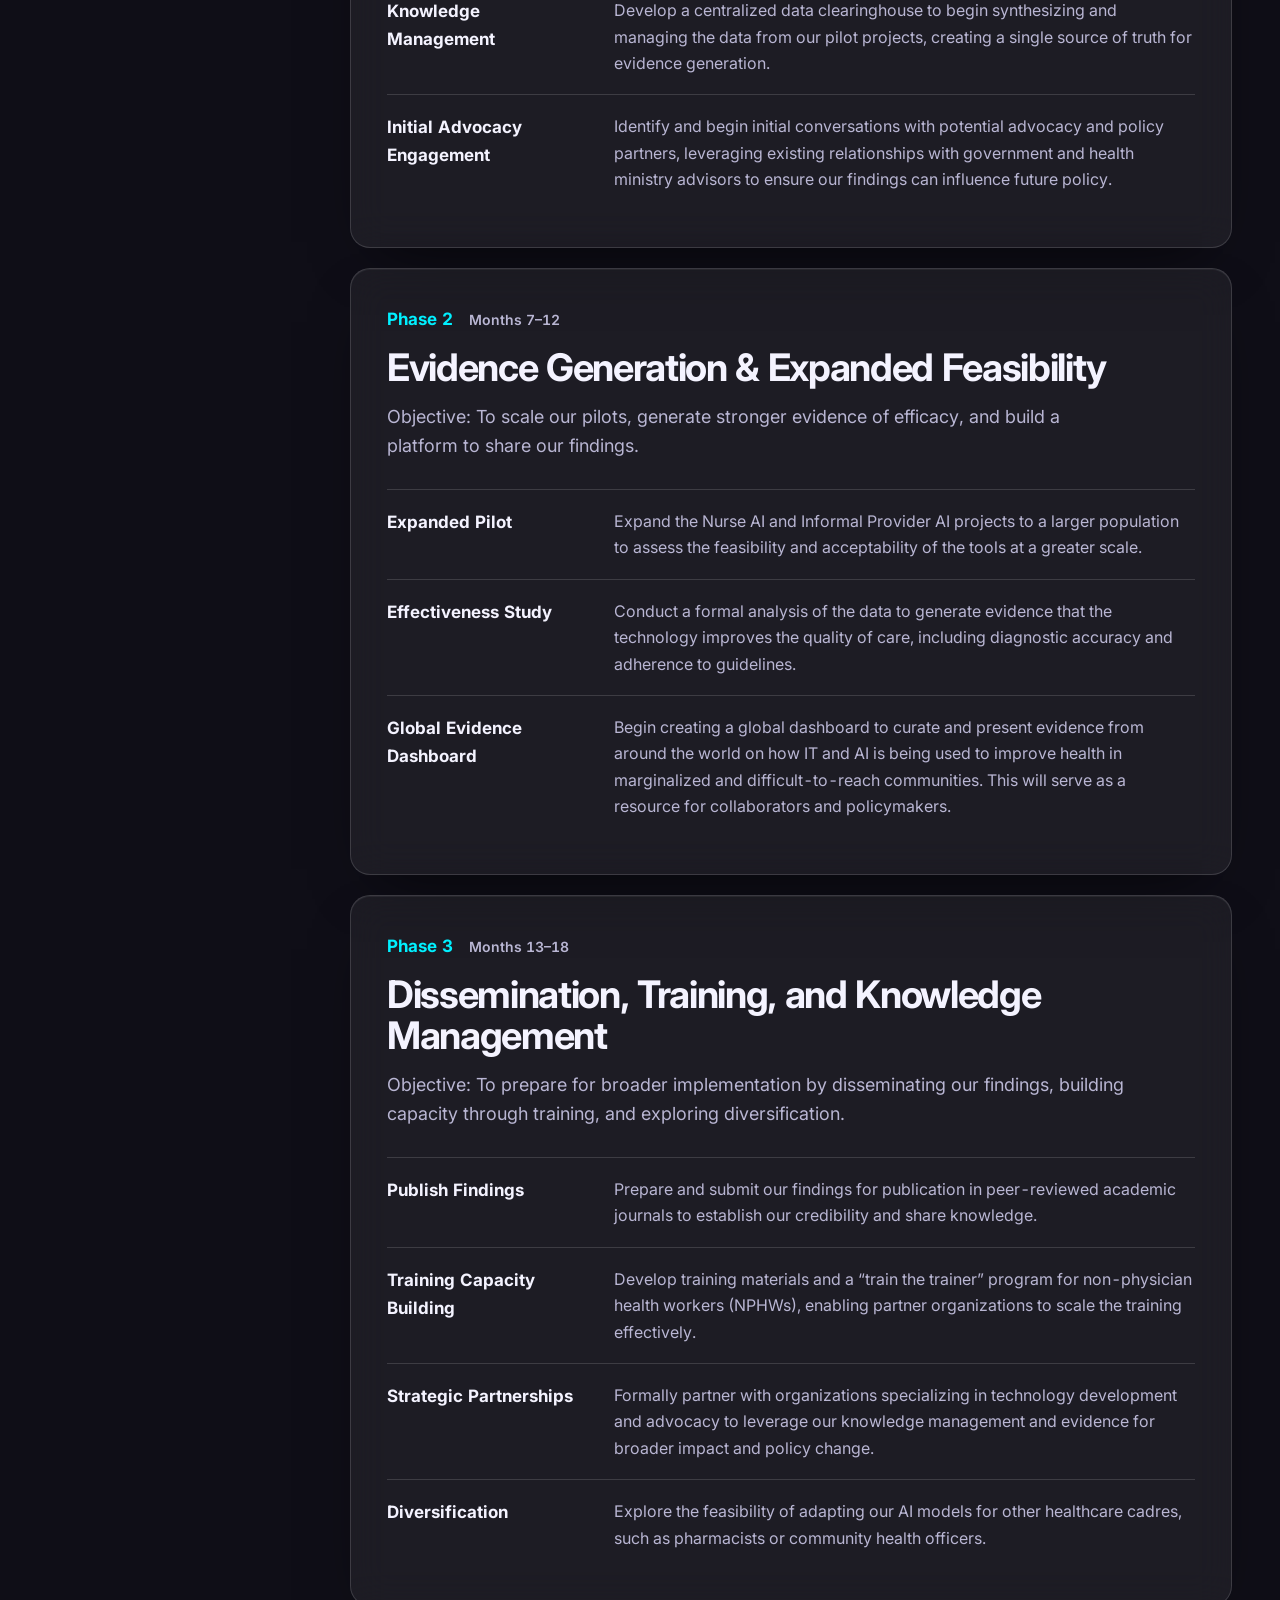
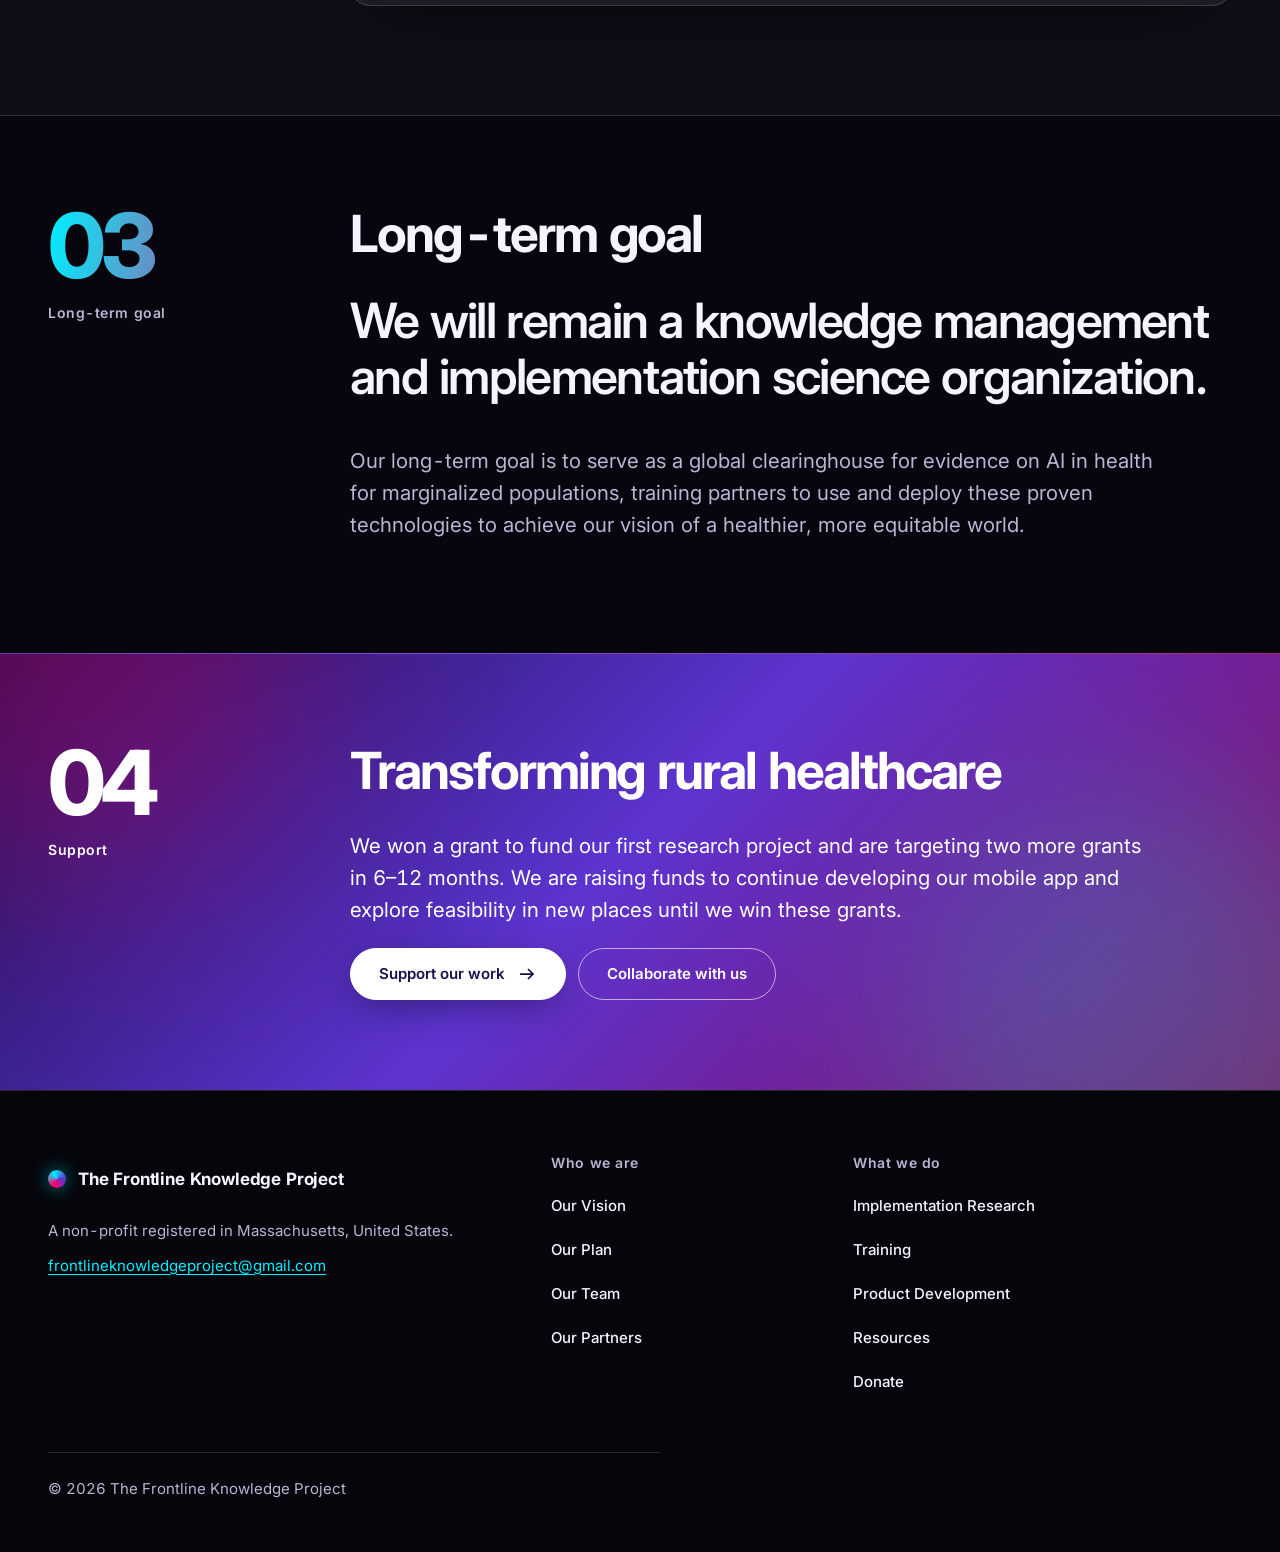
<file: plan.html>
<!doctype html>
<html lang="en">
<head>
<meta charset="utf-8">
<meta name="viewport" content="width=device-width, initial-scale=1">
<title>Our Plan | The Frontline Knowledge Project</title>
<meta name="description" content="Our 18-month strategic plan: three pillars, three phases, from proof of concept to dissemination, training and knowledge management.">
<meta property="og:type" content="website">
<meta property="og:site_name" content="The Frontline Knowledge Project">
<meta property="og:title" content="Our Plan | The Frontline Knowledge Project">
<meta property="og:description" content="Our 18-month strategic plan: three pillars, three phases, from proof of concept to dissemination, training and knowledge management.">
<meta name="theme-color" content="#07060F">
<link rel="icon" href="data:image/svg+xml,%3Csvg xmlns='http://www.w3.org/2000/svg' viewBox='0 0 32 32'%3E%3Ccircle cx='16' cy='16' r='14' fill='%23FF006E'/%3E%3Ccircle cx='12' cy='12' r='8' fill='%235D34D0'/%3E%3C/svg%3E">
<link rel="preconnect" href="https://fonts.googleapis.com">
<link rel="preconnect" href="https://fonts.gstatic.com" crossorigin>
<link href="https://fonts.googleapis.com/css2?family=Inter:wght@400;500;600;700;800&display=swap" rel="stylesheet">
<link rel="stylesheet" href="assets/style.css">
</head>
<body>
<a class="skip" href="#main">Skip to content</a>
<header class="site-header">
  <div class="wrap bar">
    <a class="brand" href="index.html">The Frontline Knowledge Project</a>
    <button class="menu-toggle" type="button" aria-expanded="false" aria-controls="site-nav">Menu</button>
    <nav id="site-nav" aria-label="Main">
      <ul class="nav-list">
        <li class="dd is-active"><button type="button" aria-expanded="false" aria-haspopup="true">Who we are</button><ul class="dd-menu"><li><a href="vision.html">Our Vision</a></li><li><a href="plan.html" aria-current="page">Our Plan</a></li><li><a href="team.html">Our Team</a></li><li><a href="partners.html">Our Partners</a></li></ul></li>
        <li class="dd"><button type="button" aria-expanded="false" aria-haspopup="true">What we do</button><ul class="dd-menu"><li><a href="research.html">Implementation Research</a></li><li><a href="training.html">Training</a></li><li><a href="product.html">Product Development</a></li><li><a href="resources.html">Resources</a></li></ul></li>
        <li class="nav-donate"><a class="btn btn-primary" href="donate.html">Donate</a></li>
      </ul>
    </nav>
  </div>
</header>
<main id="main">
<section class="page-head">
  <div class="aurora" aria-hidden="true"><i class="o1"></i><i class="o2"></i><i class="o3"></i></div>
  <div class="wrap">
    <p class="eyebrow">Who we are</p>
    <h1>18-Month Strategic Plan</h1>
    <p class="lede">Our strategic plan is built on three core pillars: Implementation Science, Knowledge Management, and Advocacy Support. This three-phase roadmap is designed to prove the efficacy of our approach and lay the groundwork for broader impact.</p>
    
  </div>
</section>
<section class="block ">
  <div class="wrap grid">
    <div class="folio"><span class="n">01</span><span class="t">Pillars</span></div>
    <div class="content reveal">
      <h2>Three pillars.</h2>
      <div class="cols-3">
        <div><h3>Implementation Science</h3><p>Pilots and evidence generation for AI tools.</p></div>
        <div><h3>Knowledge Management</h3><p>Centralized data and global dashboards.</p></div>
        <div><h3>Advocacy Support</h3><p>Partnerships and policy influence.</p></div>
      </div>
    </div>
  </div>
</section>
<section class="block ground">
  <div class="wrap grid">
    <div class="folio"><span class="n">02</span><span class="t">Roadmap</span></div>
    <div class="content reveal">
      <h2>Three phases over 18 months.</h2>
      <article class="phase">
        <div class="meta"><span class="m">Phase 1</span><span class="k">Months 1&ndash;6</span></div>
        <h3>Proof of Concept &amp; Foundational Research</h3>
        <p class="obj">Objective: To conduct initial pilot studies that establish the feasibility and acceptability of our AI-enabled tools.</p>
        <ul class="rows"><li><strong>Nurse AI Project</strong><span>Complete the proof-of-concept pilot with an initial cohort of nurses in two Indian districts, focusing on assessing the tool&rsquo;s effectiveness in treatment planning.</span></li><li><strong>Informal Provider AI Project</strong><span>Launch the proof-of-concept pilot to evaluate how ambient AI influences decision-making among informal healthcare providers, using a standardized set of clinical scenarios.</span></li><li><strong>Knowledge Management</strong><span>Develop a centralized data clearinghouse to begin synthesizing and managing the data from our pilot projects, creating a single source of truth for evidence generation.</span></li><li><strong>Initial Advocacy Engagement</strong><span>Identify and begin initial conversations with potential advocacy and policy partners, leveraging existing relationships with government and health ministry advisors to ensure our findings can influence future policy.</span></li></ul>
      </article>
      <article class="phase">
        <div class="meta"><span class="m">Phase 2</span><span class="k">Months 7&ndash;12</span></div>
        <h3>Evidence Generation &amp; Expanded Feasibility</h3>
        <p class="obj">Objective: To scale our pilots, generate stronger evidence of efficacy, and build a platform to share our findings.</p>
        <ul class="rows"><li><strong>Expanded Pilot</strong><span>Expand the Nurse AI and Informal Provider AI projects to a larger population to assess the feasibility and acceptability of the tools at a greater scale.</span></li><li><strong>Effectiveness Study</strong><span>Conduct a formal analysis of the data to generate evidence that the technology improves the quality of care, including diagnostic accuracy and adherence to guidelines.</span></li><li><strong>Global Evidence Dashboard</strong><span>Begin creating a global dashboard to curate and present evidence from around the world on how IT and AI is being used to improve health in marginalized and difficult-to-reach communities. This will serve as a resource for collaborators and policymakers.</span></li></ul>
      </article>
      <article class="phase">
        <div class="meta"><span class="m">Phase 3</span><span class="k">Months 13&ndash;18</span></div>
        <h3>Dissemination, Training, and Knowledge Management</h3>
        <p class="obj">Objective: To prepare for broader implementation by disseminating our findings, building capacity through training, and exploring diversification.</p>
        <ul class="rows"><li><strong>Publish Findings</strong><span>Prepare and submit our findings for publication in peer-reviewed academic journals to establish our credibility and share knowledge.</span></li><li><strong>Training Capacity Building</strong><span>Develop training materials and a &ldquo;train the trainer&rdquo; program for non-physician health workers (NPHWs), enabling partner organizations to scale the training effectively.</span></li><li><strong>Strategic Partnerships</strong><span>Formally partner with organizations specializing in technology development and advocacy to leverage our knowledge management and evidence for broader impact and policy change.</span></li><li><strong>Diversification</strong><span>Explore the feasibility of adapting our AI models for other healthcare cadres, such as pharmacists or community health officers.</span></li></ul>
      </article>
    </div>
  </div>
</section>
<section class="block ">
  <div class="wrap grid">
    <div class="folio"><span class="n">03</span><span class="t">Long-term goal</span></div>
    <div class="content reveal">
      <h2>Long-term goal</h2>
      <p class="statement">We will remain a knowledge management and implementation science organization.</p>
      <p class="mt lede">Our long-term goal is to serve as a global clearinghouse for evidence on AI in health for marginalized populations, training partners to use and deploy these proven technologies to achieve our vision of a healthier, more equitable world.</p>
    </div>
  </div>
</section>
<section class="block band">
  <div class="wrap grid">
    <div class="folio"><span class="n">04</span><span class="t">Support</span></div>
    <div class="content reveal">
      <h2>Transforming rural healthcare</h2>
      <p class="lede" style="color:#fff">We won a grant to fund our first research project and are targeting two more grants in 6&ndash;12 months. We are raising funds to continue developing our mobile app and explore feasibility in new places until we win these grants.</p>
      <div class="actions">
        <a class="btn btn-light" href="donate.html">Support our work <svg class="arr" width="20" height="20" viewBox="0 0 20 20" aria-hidden="true" focusable="false"><path d="M3 10h13M11 5l5 5-5 5" fill="none" stroke="currentColor" stroke-width="1.75"/></svg></a>
        <a class="btn btn-line-light" href="mailto:admin@frontlineknowledgeproject.org">Collaborate with us</a>
      </div>
    </div>
  </div>
</section>
</main>
<footer class="site-footer">
  <div class="wrap">
    <div class="grid foot-grid">
      <div class="about">
        <a class="brand" href="index.html">The Frontline Knowledge Project</a>
        <p>A non-profit registered in Massachusetts, United States.</p>
        <p><a href="mailto:frontlineknowledgeproject@gmail.com">frontlineknowledgeproject@gmail.com</a></p>
      </div>
      <div class="col"><h2>Who we are</h2><ul><li><a href="vision.html">Our Vision</a></li><li><a href="plan.html">Our Plan</a></li><li><a href="team.html">Our Team</a></li><li><a href="partners.html">Our Partners</a></li></ul></div>
      <div class="col"><h2>What we do</h2><ul><li><a href="research.html">Implementation Research</a></li><li><a href="training.html">Training</a></li><li><a href="product.html">Product Development</a></li><li><a href="resources.html">Resources</a></li><li><a href="donate.html">Donate</a></li></ul></div>
    </div>
    <p class="foot-base">&copy; 2026 The Frontline Knowledge Project</p>
  </div>
</footer>
<script src="assets/main.js"></script>
</body>
</html>
</file>
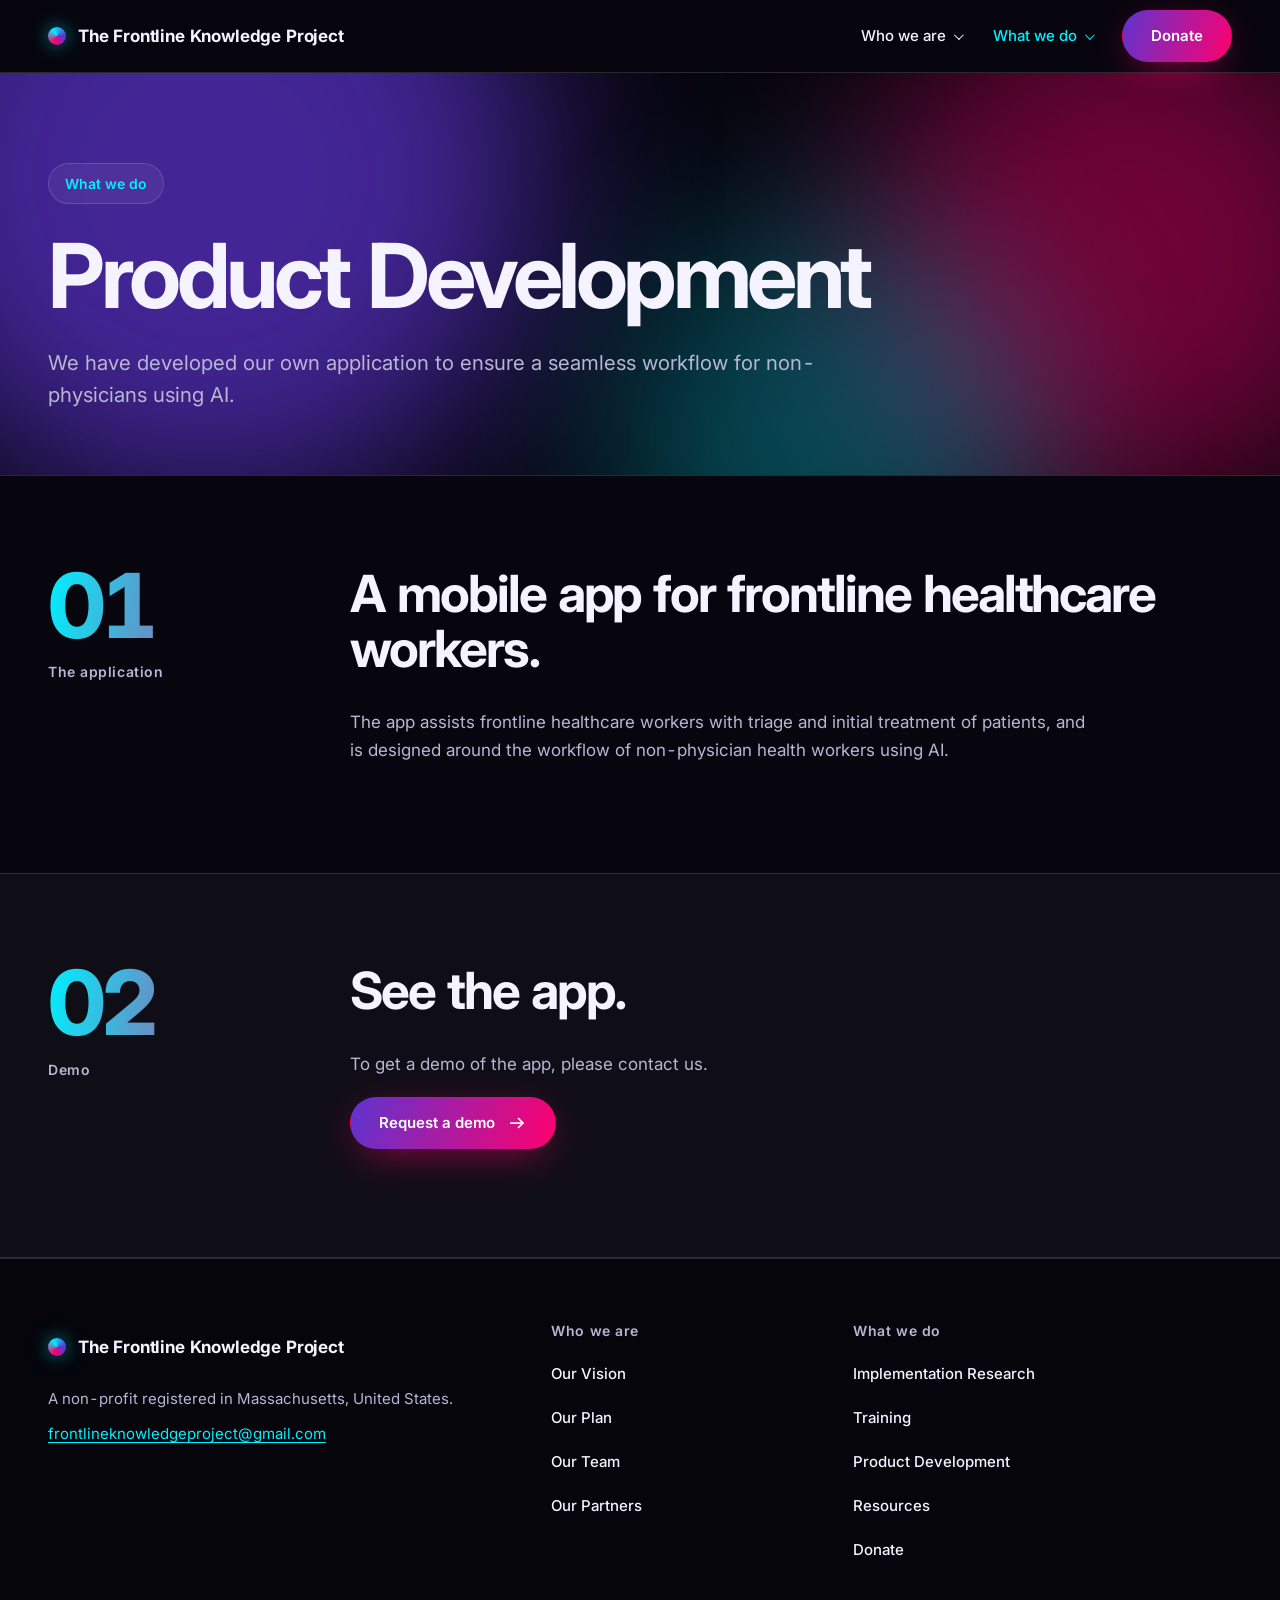
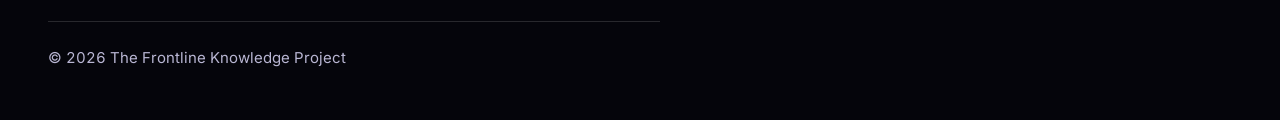
<file: product.html>
<!doctype html>
<html lang="en">
<head>
<meta charset="utf-8">
<meta name="viewport" content="width=device-width, initial-scale=1">
<title>Product Development | The Frontline Knowledge Project</title>
<meta name="description" content="A mobile application for non-physician health workers that supports triage and initial treatment with AI. Request a demo.">
<meta property="og:type" content="website">
<meta property="og:site_name" content="The Frontline Knowledge Project">
<meta property="og:title" content="Product Development | The Frontline Knowledge Project">
<meta property="og:description" content="A mobile application for non-physician health workers that supports triage and initial treatment with AI. Request a demo.">
<meta name="theme-color" content="#07060F">
<link rel="icon" href="data:image/svg+xml,%3Csvg xmlns='http://www.w3.org/2000/svg' viewBox='0 0 32 32'%3E%3Ccircle cx='16' cy='16' r='14' fill='%23FF006E'/%3E%3Ccircle cx='12' cy='12' r='8' fill='%235D34D0'/%3E%3C/svg%3E">
<link rel="preconnect" href="https://fonts.googleapis.com">
<link rel="preconnect" href="https://fonts.gstatic.com" crossorigin>
<link href="https://fonts.googleapis.com/css2?family=Inter:wght@400;500;600;700;800&display=swap" rel="stylesheet">
<link rel="stylesheet" href="assets/style.css">
</head>
<body>
<a class="skip" href="#main">Skip to content</a>
<header class="site-header">
  <div class="wrap bar">
    <a class="brand" href="index.html">The Frontline Knowledge Project</a>
    <button class="menu-toggle" type="button" aria-expanded="false" aria-controls="site-nav">Menu</button>
    <nav id="site-nav" aria-label="Main">
      <ul class="nav-list">
        <li class="dd"><button type="button" aria-expanded="false" aria-haspopup="true">Who we are</button><ul class="dd-menu"><li><a href="vision.html">Our Vision</a></li><li><a href="plan.html">Our Plan</a></li><li><a href="team.html">Our Team</a></li><li><a href="partners.html">Our Partners</a></li></ul></li>
        <li class="dd is-active"><button type="button" aria-expanded="false" aria-haspopup="true">What we do</button><ul class="dd-menu"><li><a href="research.html">Implementation Research</a></li><li><a href="training.html">Training</a></li><li><a href="product.html" aria-current="page">Product Development</a></li><li><a href="resources.html">Resources</a></li></ul></li>
        <li class="nav-donate"><a class="btn btn-primary" href="donate.html">Donate</a></li>
      </ul>
    </nav>
  </div>
</header>
<main id="main">
<section class="page-head">
  <div class="aurora" aria-hidden="true"><i class="o1"></i><i class="o2"></i><i class="o3"></i></div>
  <div class="wrap">
    <p class="eyebrow">What we do</p>
    <h1>Product Development</h1>
    <p class="lede">We have developed our own application to ensure a seamless workflow for non-physicians using AI.</p>
    
  </div>
</section>
<section class="block ">
  <div class="wrap grid">
    <div class="folio"><span class="n">01</span><span class="t">The application</span></div>
    <div class="content reveal">
      <h2>A mobile app for frontline healthcare workers.</h2>
      <p>The app assists frontline healthcare workers with triage and initial treatment of patients, and is designed around the workflow of non-physician health workers using AI.</p>
    </div>
  </div>
</section>
<section class="block ground">
  <div class="wrap grid">
    <div class="folio"><span class="n">02</span><span class="t">Demo</span></div>
    <div class="content reveal">
      <h2>See the app.</h2>
      <p>To get a demo of the app, please contact us.</p>
      <p><a class="btn btn-primary" href="mailto:frontlineknowledgeproject@gmail.com?subject=Demo%20request">Request a demo <svg class="arr" width="20" height="20" viewBox="0 0 20 20" aria-hidden="true" focusable="false"><path d="M3 10h13M11 5l5 5-5 5" fill="none" stroke="currentColor" stroke-width="1.75"/></svg></a></p>
    </div>
  </div>
</section>
</main>
<footer class="site-footer">
  <div class="wrap">
    <div class="grid foot-grid">
      <div class="about">
        <a class="brand" href="index.html">The Frontline Knowledge Project</a>
        <p>A non-profit registered in Massachusetts, United States.</p>
        <p><a href="mailto:frontlineknowledgeproject@gmail.com">frontlineknowledgeproject@gmail.com</a></p>
      </div>
      <div class="col"><h2>Who we are</h2><ul><li><a href="vision.html">Our Vision</a></li><li><a href="plan.html">Our Plan</a></li><li><a href="team.html">Our Team</a></li><li><a href="partners.html">Our Partners</a></li></ul></div>
      <div class="col"><h2>What we do</h2><ul><li><a href="research.html">Implementation Research</a></li><li><a href="training.html">Training</a></li><li><a href="product.html">Product Development</a></li><li><a href="resources.html">Resources</a></li><li><a href="donate.html">Donate</a></li></ul></div>
    </div>
    <p class="foot-base">&copy; 2026 The Frontline Knowledge Project</p>
  </div>
</footer>
<script src="assets/main.js"></script>
</body>
</html>
</file>
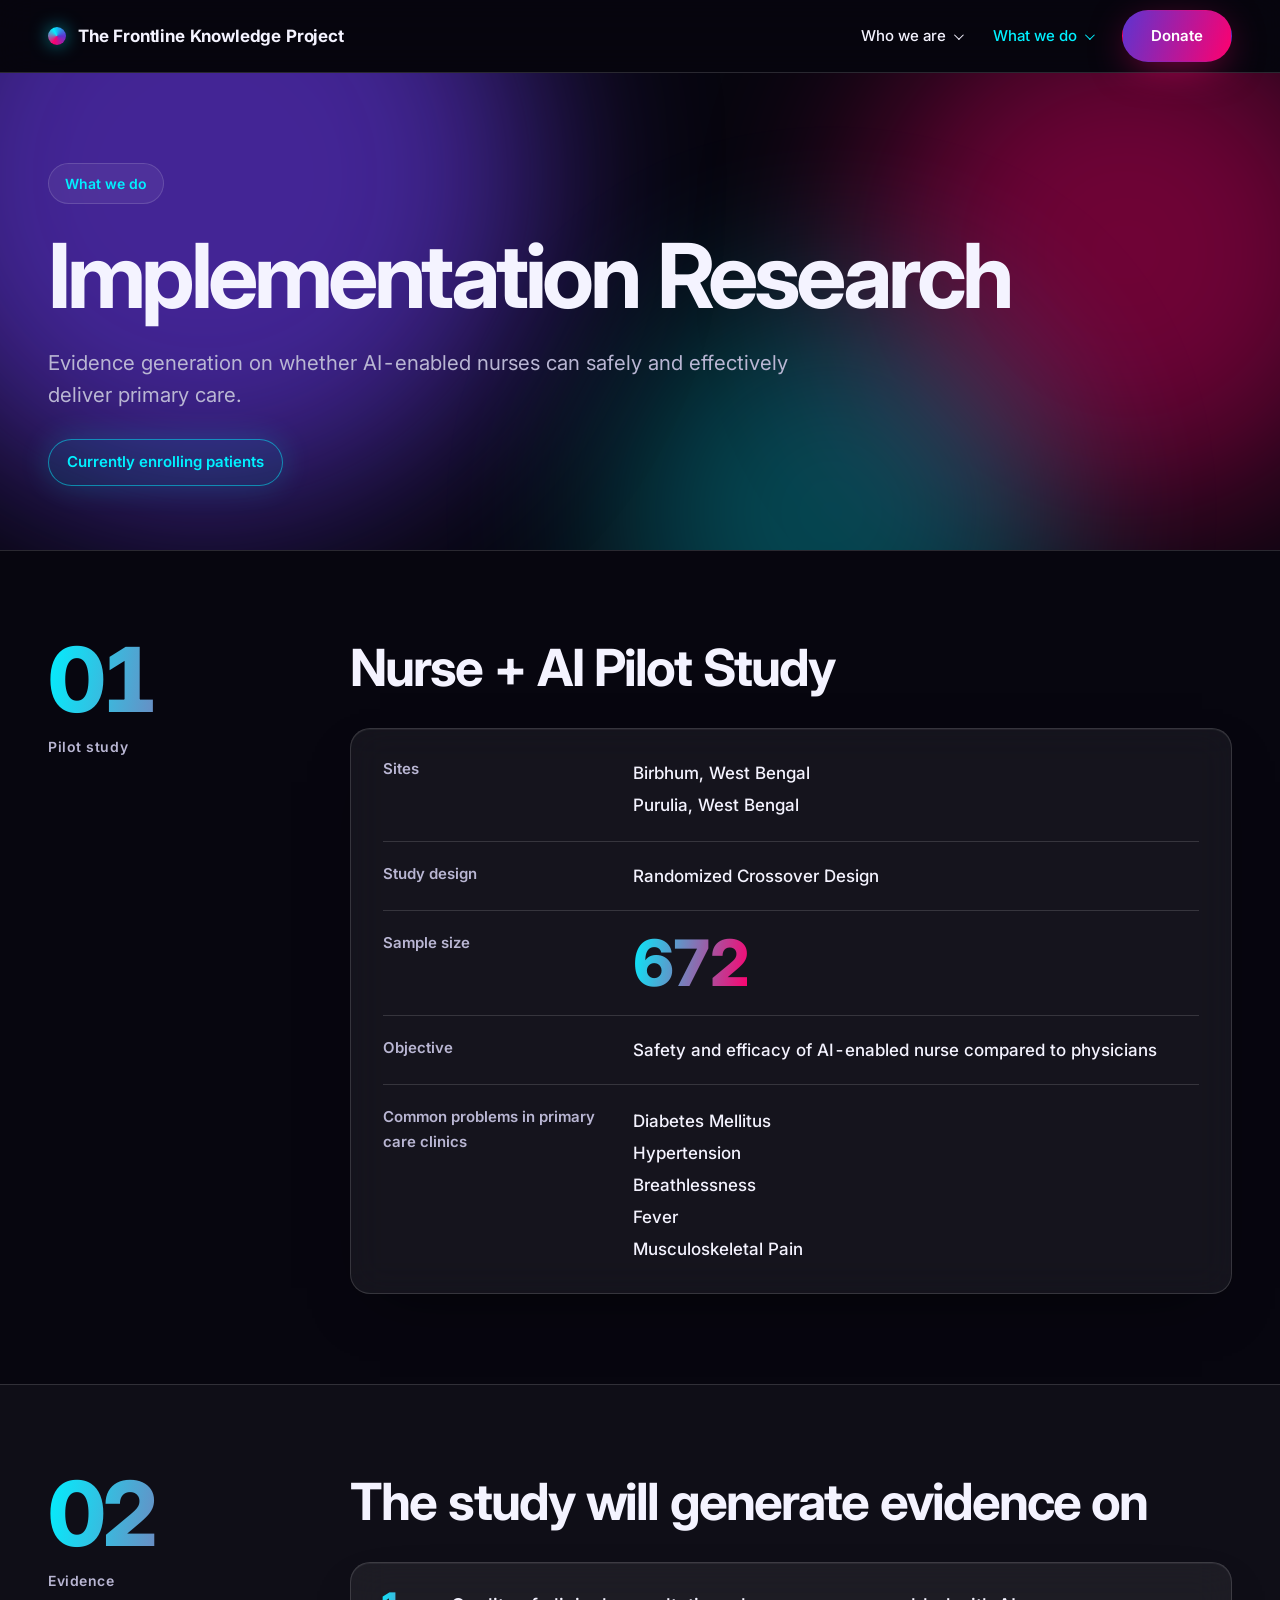
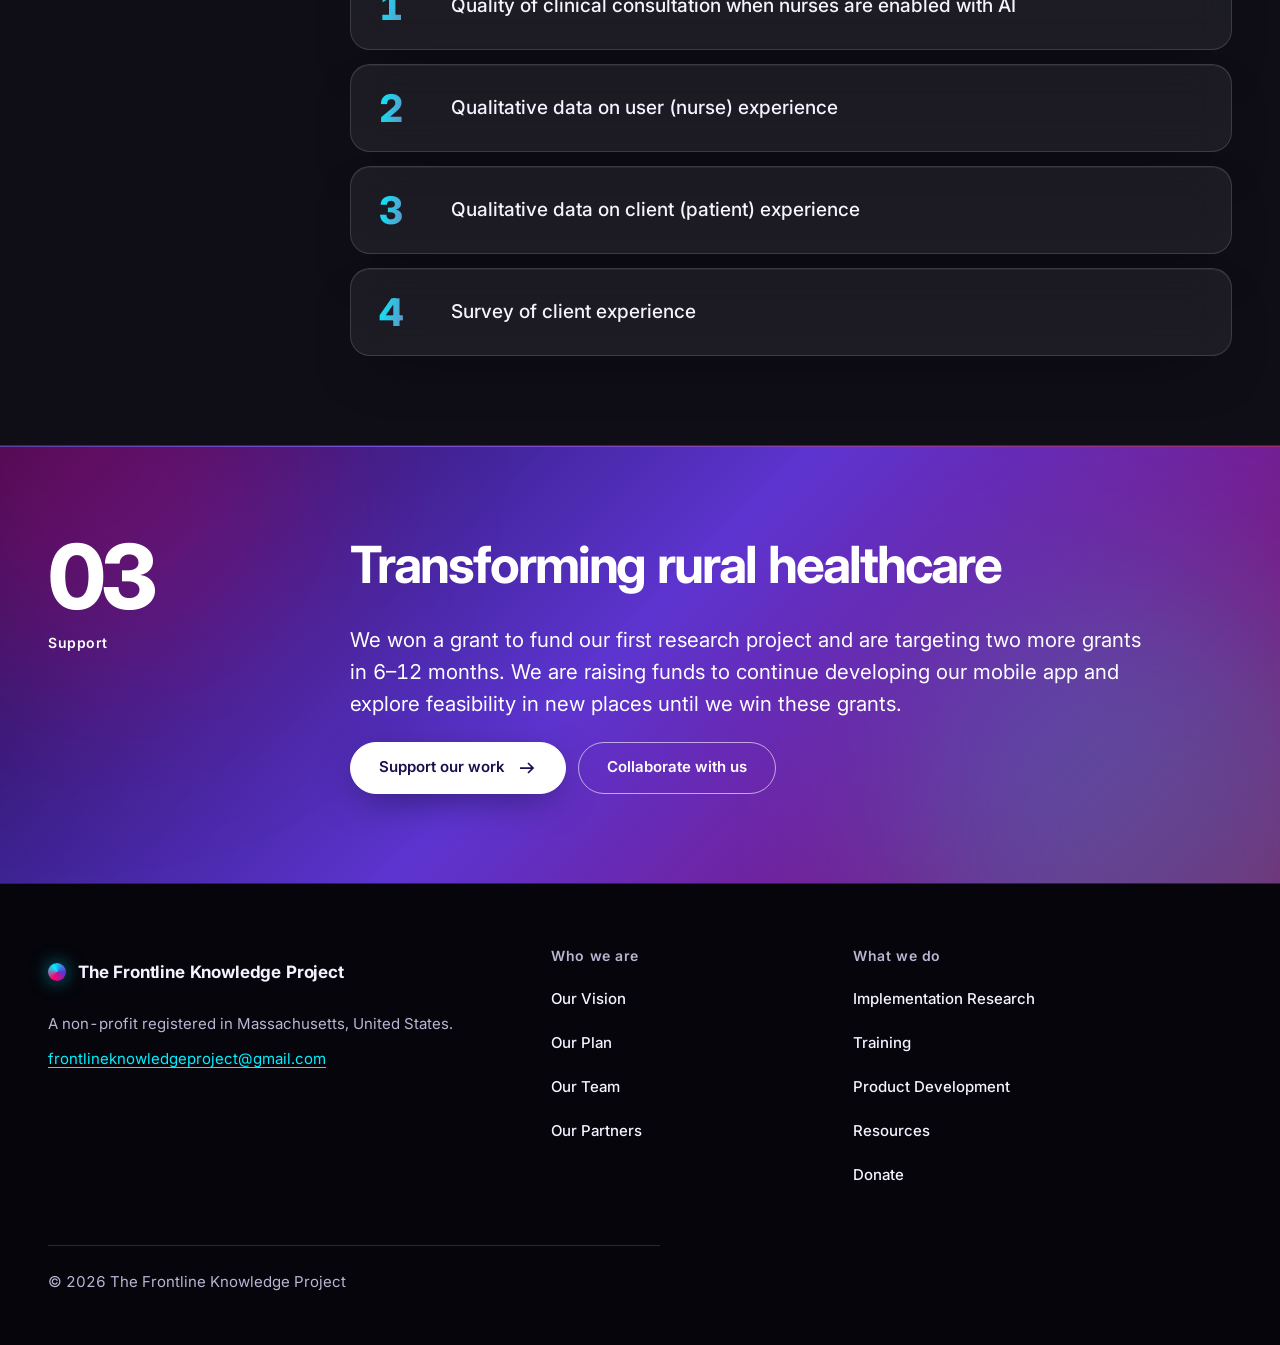
<file: research.html>
<!doctype html>
<html lang="en">
<head>
<meta charset="utf-8">
<meta name="viewport" content="width=device-width, initial-scale=1">
<title>Implementation Research | The Frontline Knowledge Project</title>
<meta name="description" content="Nurse + AI pilot study in Birbhum and Purulia, West Bengal: randomized crossover design, sample size 672, currently enrolling patients.">
<meta property="og:type" content="website">
<meta property="og:site_name" content="The Frontline Knowledge Project">
<meta property="og:title" content="Implementation Research | The Frontline Knowledge Project">
<meta property="og:description" content="Nurse + AI pilot study in Birbhum and Purulia, West Bengal: randomized crossover design, sample size 672, currently enrolling patients.">
<meta name="theme-color" content="#07060F">
<link rel="icon" href="data:image/svg+xml,%3Csvg xmlns='http://www.w3.org/2000/svg' viewBox='0 0 32 32'%3E%3Ccircle cx='16' cy='16' r='14' fill='%23FF006E'/%3E%3Ccircle cx='12' cy='12' r='8' fill='%235D34D0'/%3E%3C/svg%3E">
<link rel="preconnect" href="https://fonts.googleapis.com">
<link rel="preconnect" href="https://fonts.gstatic.com" crossorigin>
<link href="https://fonts.googleapis.com/css2?family=Inter:wght@400;500;600;700;800&display=swap" rel="stylesheet">
<link rel="stylesheet" href="assets/style.css">
</head>
<body>
<a class="skip" href="#main">Skip to content</a>
<header class="site-header">
  <div class="wrap bar">
    <a class="brand" href="index.html">The Frontline Knowledge Project</a>
    <button class="menu-toggle" type="button" aria-expanded="false" aria-controls="site-nav">Menu</button>
    <nav id="site-nav" aria-label="Main">
      <ul class="nav-list">
        <li class="dd"><button type="button" aria-expanded="false" aria-haspopup="true">Who we are</button><ul class="dd-menu"><li><a href="vision.html">Our Vision</a></li><li><a href="plan.html">Our Plan</a></li><li><a href="team.html">Our Team</a></li><li><a href="partners.html">Our Partners</a></li></ul></li>
        <li class="dd is-active"><button type="button" aria-expanded="false" aria-haspopup="true">What we do</button><ul class="dd-menu"><li><a href="research.html" aria-current="page">Implementation Research</a></li><li><a href="training.html">Training</a></li><li><a href="product.html">Product Development</a></li><li><a href="resources.html">Resources</a></li></ul></li>
        <li class="nav-donate"><a class="btn btn-primary" href="donate.html">Donate</a></li>
      </ul>
    </nav>
  </div>
</header>
<main id="main">
<section class="page-head">
  <div class="aurora" aria-hidden="true"><i class="o1"></i><i class="o2"></i><i class="o3"></i></div>
  <div class="wrap">
    <p class="eyebrow">What we do</p>
    <h1>Implementation Research</h1>
    <p class="lede">Evidence generation on whether AI-enabled nurses can safely and effectively deliver primary care.</p>
    <span class="status">Currently enrolling patients</span>
  </div>
</section>
<section class="block ">
  <div class="wrap grid">
    <div class="folio"><span class="n">01</span><span class="t">Pilot study</span></div>
    <div class="content reveal">
      <h2>Nurse + AI Pilot Study</h2>
      <dl class="spec">
        <div><dt>Sites</dt><dd><ul><li>Birbhum, West Bengal</li><li>Purulia, West Bengal</li></ul></dd></div>
        <div><dt>Study design</dt><dd>Randomized Crossover Design</dd></div>
        <div><dt>Sample size</dt><dd><span class="big">672</span></dd></div>
        <div><dt>Objective</dt><dd>Safety and efficacy of AI-enabled nurse compared to physicians</dd></div>
        <div><dt>Common problems in primary care clinics</dt><dd><ul><li>Diabetes Mellitus</li><li>Hypertension</li><li>Breathlessness</li><li>Fever</li><li>Musculoskeletal Pain</li></ul></dd></div>
      </dl>
    </div>
  </div>
</section>
<section class="block ground">
  <div class="wrap grid">
    <div class="folio"><span class="n">02</span><span class="t">Evidence</span></div>
    <div class="content reveal">
      <h2>The study will generate evidence on</h2>
      <ol class="numbered">
        <li>Quality of clinical consultation when nurses are enabled with AI</li>
        <li>Qualitative data on user (nurse) experience</li>
        <li>Qualitative data on client (patient) experience</li>
        <li>Survey of client experience</li>
      </ol>
    </div>
  </div>
</section>
<section class="block band">
  <div class="wrap grid">
    <div class="folio"><span class="n">03</span><span class="t">Support</span></div>
    <div class="content reveal">
      <h2>Transforming rural healthcare</h2>
      <p class="lede" style="color:#fff">We won a grant to fund our first research project and are targeting two more grants in 6&ndash;12 months. We are raising funds to continue developing our mobile app and explore feasibility in new places until we win these grants.</p>
      <div class="actions">
        <a class="btn btn-light" href="donate.html">Support our work <svg class="arr" width="20" height="20" viewBox="0 0 20 20" aria-hidden="true" focusable="false"><path d="M3 10h13M11 5l5 5-5 5" fill="none" stroke="currentColor" stroke-width="1.75"/></svg></a>
        <a class="btn btn-line-light" href="mailto:admin@frontlineknowledgeproject.org">Collaborate with us</a>
      </div>
    </div>
  </div>
</section>
</main>
<footer class="site-footer">
  <div class="wrap">
    <div class="grid foot-grid">
      <div class="about">
        <a class="brand" href="index.html">The Frontline Knowledge Project</a>
        <p>A non-profit registered in Massachusetts, United States.</p>
        <p><a href="mailto:frontlineknowledgeproject@gmail.com">frontlineknowledgeproject@gmail.com</a></p>
      </div>
      <div class="col"><h2>Who we are</h2><ul><li><a href="vision.html">Our Vision</a></li><li><a href="plan.html">Our Plan</a></li><li><a href="team.html">Our Team</a></li><li><a href="partners.html">Our Partners</a></li></ul></div>
      <div class="col"><h2>What we do</h2><ul><li><a href="research.html">Implementation Research</a></li><li><a href="training.html">Training</a></li><li><a href="product.html">Product Development</a></li><li><a href="resources.html">Resources</a></li><li><a href="donate.html">Donate</a></li></ul></div>
    </div>
    <p class="foot-base">&copy; 2026 The Frontline Knowledge Project</p>
  </div>
</footer>
<script src="assets/main.js"></script>
</body>
</html>
</file>
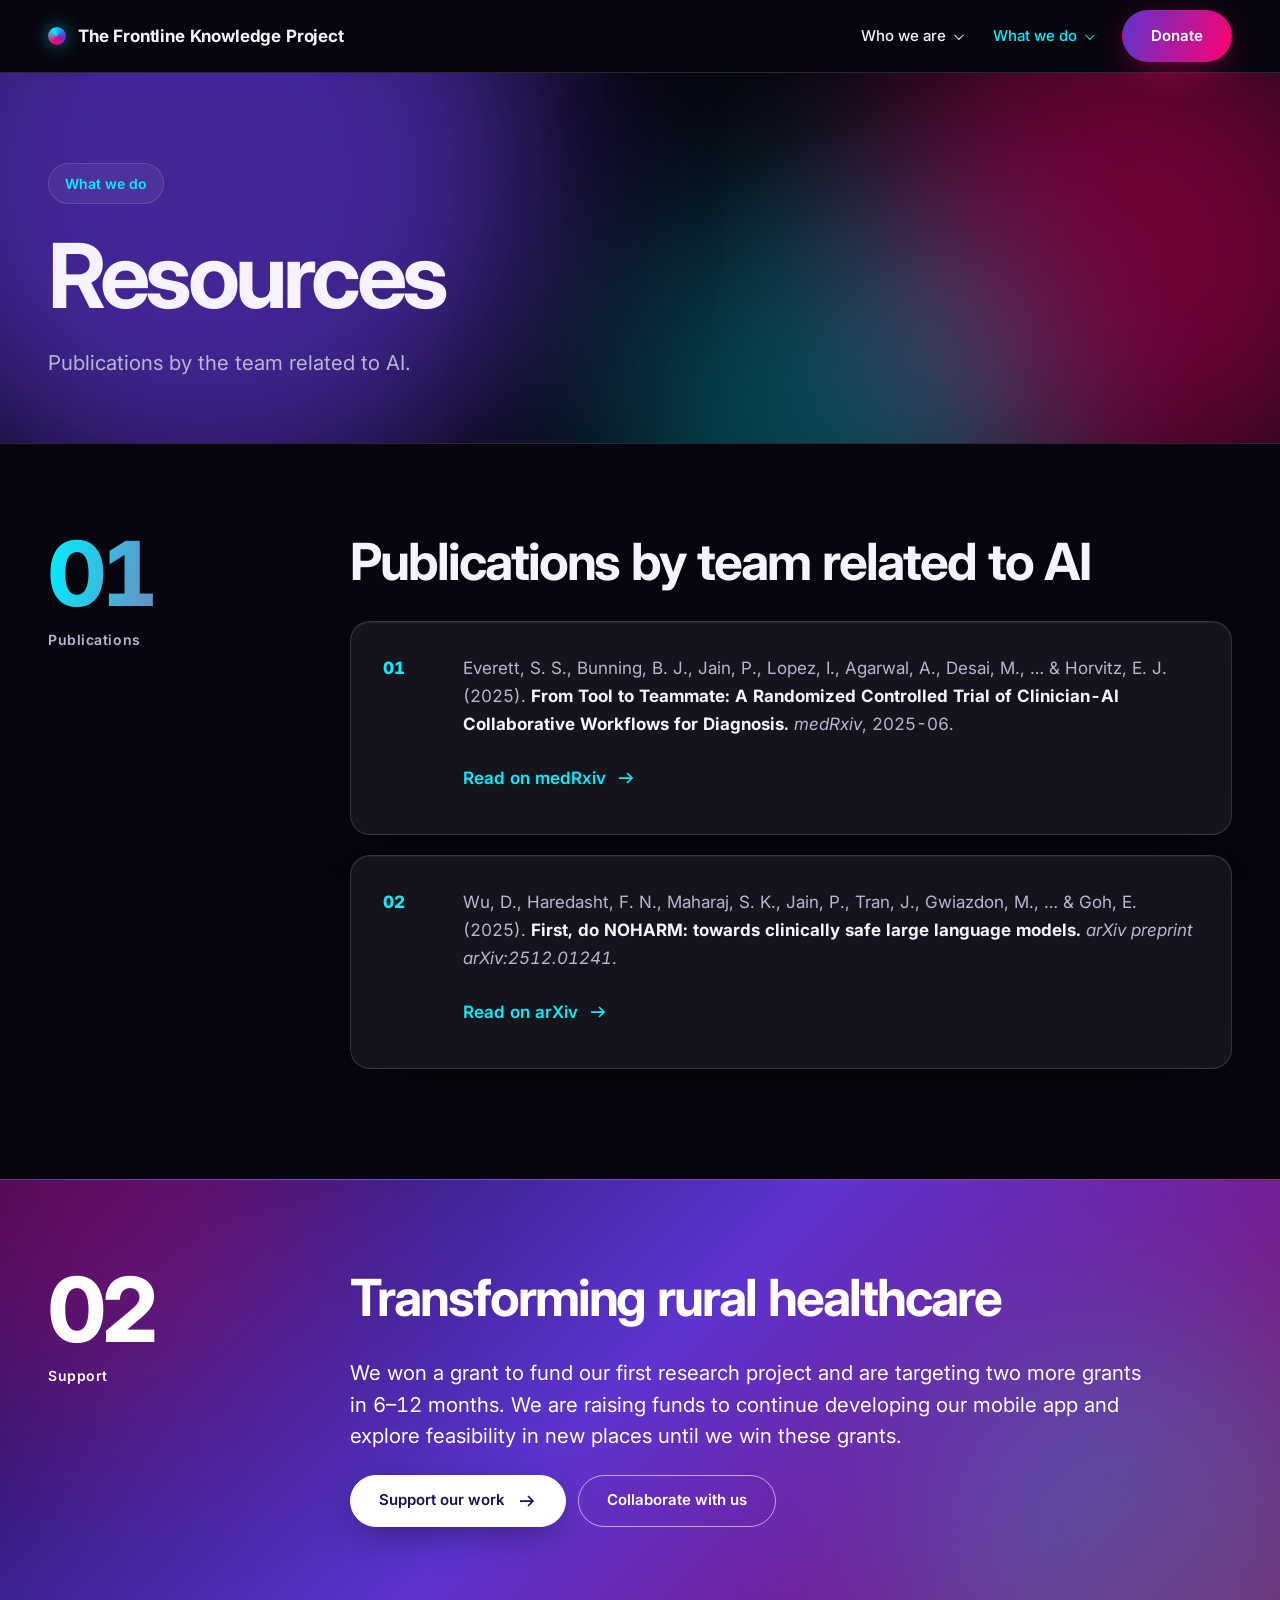
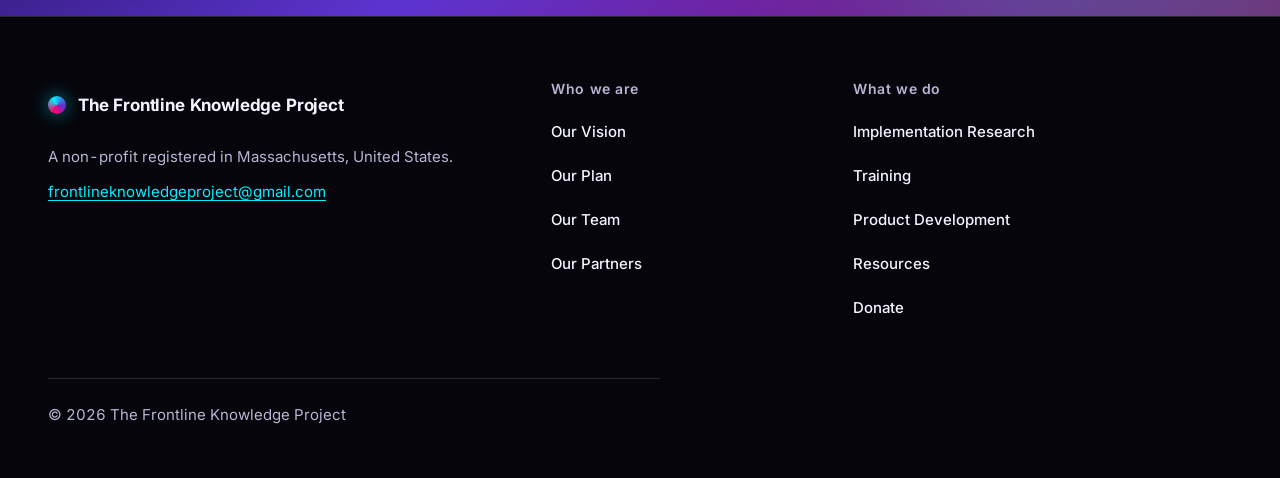
<file: resources.html>
<!doctype html>
<html lang="en">
<head>
<meta charset="utf-8">
<meta name="viewport" content="width=device-width, initial-scale=1">
<title>Resources | The Frontline Knowledge Project</title>
<meta name="description" content="Publications by the Frontline Knowledge Project team related to AI in clinical care.">
<meta property="og:type" content="website">
<meta property="og:site_name" content="The Frontline Knowledge Project">
<meta property="og:title" content="Resources | The Frontline Knowledge Project">
<meta property="og:description" content="Publications by the Frontline Knowledge Project team related to AI in clinical care.">
<meta name="theme-color" content="#07060F">
<link rel="icon" href="data:image/svg+xml,%3Csvg xmlns='http://www.w3.org/2000/svg' viewBox='0 0 32 32'%3E%3Ccircle cx='16' cy='16' r='14' fill='%23FF006E'/%3E%3Ccircle cx='12' cy='12' r='8' fill='%235D34D0'/%3E%3C/svg%3E">
<link rel="preconnect" href="https://fonts.googleapis.com">
<link rel="preconnect" href="https://fonts.gstatic.com" crossorigin>
<link href="https://fonts.googleapis.com/css2?family=Inter:wght@400;500;600;700;800&display=swap" rel="stylesheet">
<link rel="stylesheet" href="assets/style.css">
</head>
<body>
<a class="skip" href="#main">Skip to content</a>
<header class="site-header">
  <div class="wrap bar">
    <a class="brand" href="index.html">The Frontline Knowledge Project</a>
    <button class="menu-toggle" type="button" aria-expanded="false" aria-controls="site-nav">Menu</button>
    <nav id="site-nav" aria-label="Main">
      <ul class="nav-list">
        <li class="dd"><button type="button" aria-expanded="false" aria-haspopup="true">Who we are</button><ul class="dd-menu"><li><a href="vision.html">Our Vision</a></li><li><a href="plan.html">Our Plan</a></li><li><a href="team.html">Our Team</a></li><li><a href="partners.html">Our Partners</a></li></ul></li>
        <li class="dd is-active"><button type="button" aria-expanded="false" aria-haspopup="true">What we do</button><ul class="dd-menu"><li><a href="research.html">Implementation Research</a></li><li><a href="training.html">Training</a></li><li><a href="product.html">Product Development</a></li><li><a href="resources.html" aria-current="page">Resources</a></li></ul></li>
        <li class="nav-donate"><a class="btn btn-primary" href="donate.html">Donate</a></li>
      </ul>
    </nav>
  </div>
</header>
<main id="main">
<section class="page-head">
  <div class="aurora" aria-hidden="true"><i class="o1"></i><i class="o2"></i><i class="o3"></i></div>
  <div class="wrap">
    <p class="eyebrow">What we do</p>
    <h1>Resources</h1>
    <p class="lede">Publications by the team related to AI.</p>
    
  </div>
</section>
<section class="block ">
  <div class="wrap grid">
    <div class="folio"><span class="n">01</span><span class="t">Publications</span></div>
    <div class="content reveal">
      <h2>Publications by team related to AI</h2>
      <div>
        <article class="pub"><span class="no">01</span><div>
          <p>Everett, S. S., Bunning, B. J., Jain, P., Lopez, I., Agarwal, A., Desai, M., &hellip; &amp; Horvitz, E. J. (2025). <cite>From Tool to Teammate: A Randomized Controlled Trial of Clinician-AI Collaborative Workflows for Diagnosis.</cite> <em>medRxiv</em>, 2025-06.</p>
          <a class="link-arrow" href="https://www.medrxiv.org/content/10.1101/2025.06.07.25329176v1" rel="noopener">Read on medRxiv <svg class="arr" width="20" height="20" viewBox="0 0 20 20" aria-hidden="true" focusable="false"><path d="M3 10h13M11 5l5 5-5 5" fill="none" stroke="currentColor" stroke-width="1.75"/></svg></a></div></article>
        <article class="pub"><span class="no">02</span><div>
          <p>Wu, D., Haredasht, F. N., Maharaj, S. K., Jain, P., Tran, J., Gwiazdon, M., &hellip; &amp; Goh, E. (2025). <cite>First, do NOHARM: towards clinically safe large language models.</cite> <em>arXiv preprint arXiv:2512.01241</em>.</p>
          <a class="link-arrow" href="https://arxiv.org/abs/2512.01241" rel="noopener">Read on arXiv <svg class="arr" width="20" height="20" viewBox="0 0 20 20" aria-hidden="true" focusable="false"><path d="M3 10h13M11 5l5 5-5 5" fill="none" stroke="currentColor" stroke-width="1.75"/></svg></a></div></article>
      </div>
    </div>
  </div>
</section>
<section class="block band">
  <div class="wrap grid">
    <div class="folio"><span class="n">02</span><span class="t">Support</span></div>
    <div class="content reveal">
      <h2>Transforming rural healthcare</h2>
      <p class="lede" style="color:#fff">We won a grant to fund our first research project and are targeting two more grants in 6&ndash;12 months. We are raising funds to continue developing our mobile app and explore feasibility in new places until we win these grants.</p>
      <div class="actions">
        <a class="btn btn-light" href="donate.html">Support our work <svg class="arr" width="20" height="20" viewBox="0 0 20 20" aria-hidden="true" focusable="false"><path d="M3 10h13M11 5l5 5-5 5" fill="none" stroke="currentColor" stroke-width="1.75"/></svg></a>
        <a class="btn btn-line-light" href="mailto:admin@frontlineknowledgeproject.org">Collaborate with us</a>
      </div>
    </div>
  </div>
</section>
</main>
<footer class="site-footer">
  <div class="wrap">
    <div class="grid foot-grid">
      <div class="about">
        <a class="brand" href="index.html">The Frontline Knowledge Project</a>
        <p>A non-profit registered in Massachusetts, United States.</p>
        <p><a href="mailto:frontlineknowledgeproject@gmail.com">frontlineknowledgeproject@gmail.com</a></p>
      </div>
      <div class="col"><h2>Who we are</h2><ul><li><a href="vision.html">Our Vision</a></li><li><a href="plan.html">Our Plan</a></li><li><a href="team.html">Our Team</a></li><li><a href="partners.html">Our Partners</a></li></ul></div>
      <div class="col"><h2>What we do</h2><ul><li><a href="research.html">Implementation Research</a></li><li><a href="training.html">Training</a></li><li><a href="product.html">Product Development</a></li><li><a href="resources.html">Resources</a></li><li><a href="donate.html">Donate</a></li></ul></div>
    </div>
    <p class="foot-base">&copy; 2026 The Frontline Knowledge Project</p>
  </div>
</footer>
<script src="assets/main.js"></script>
</body>
</html>
</file>
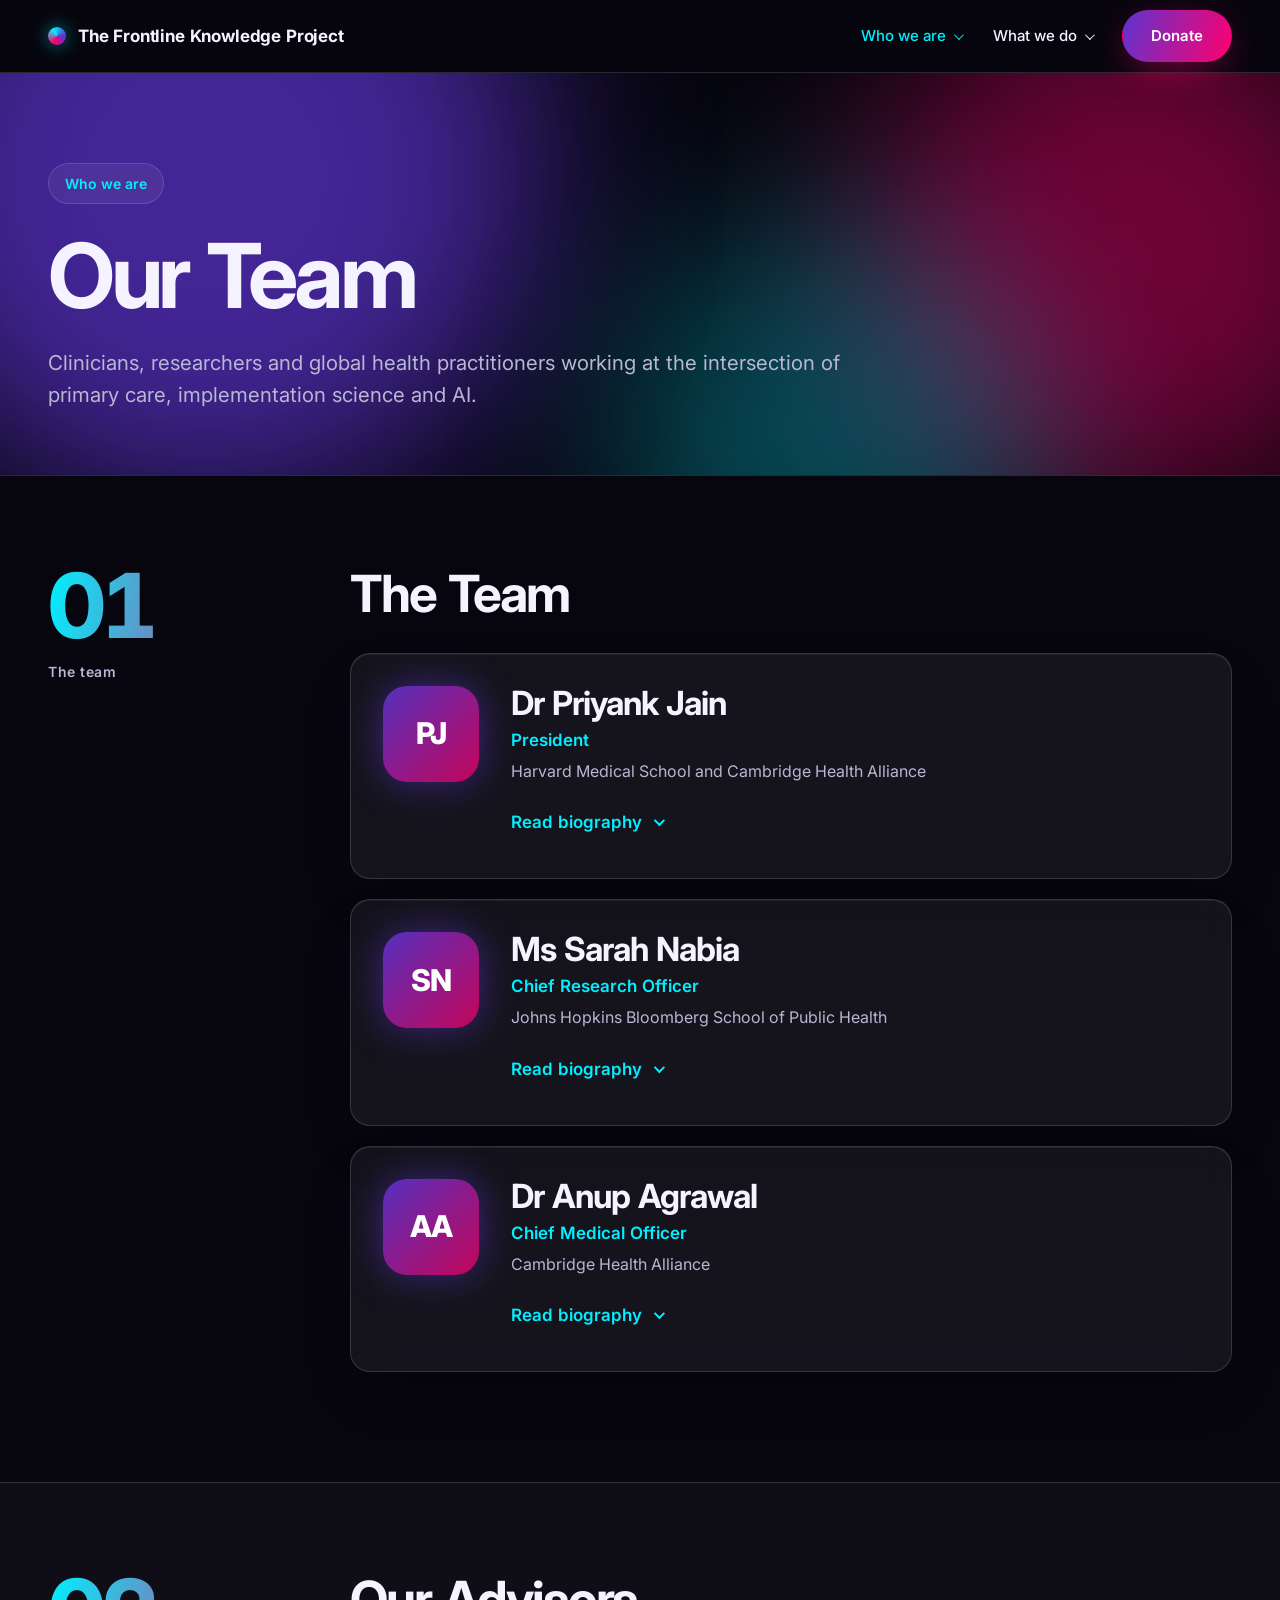
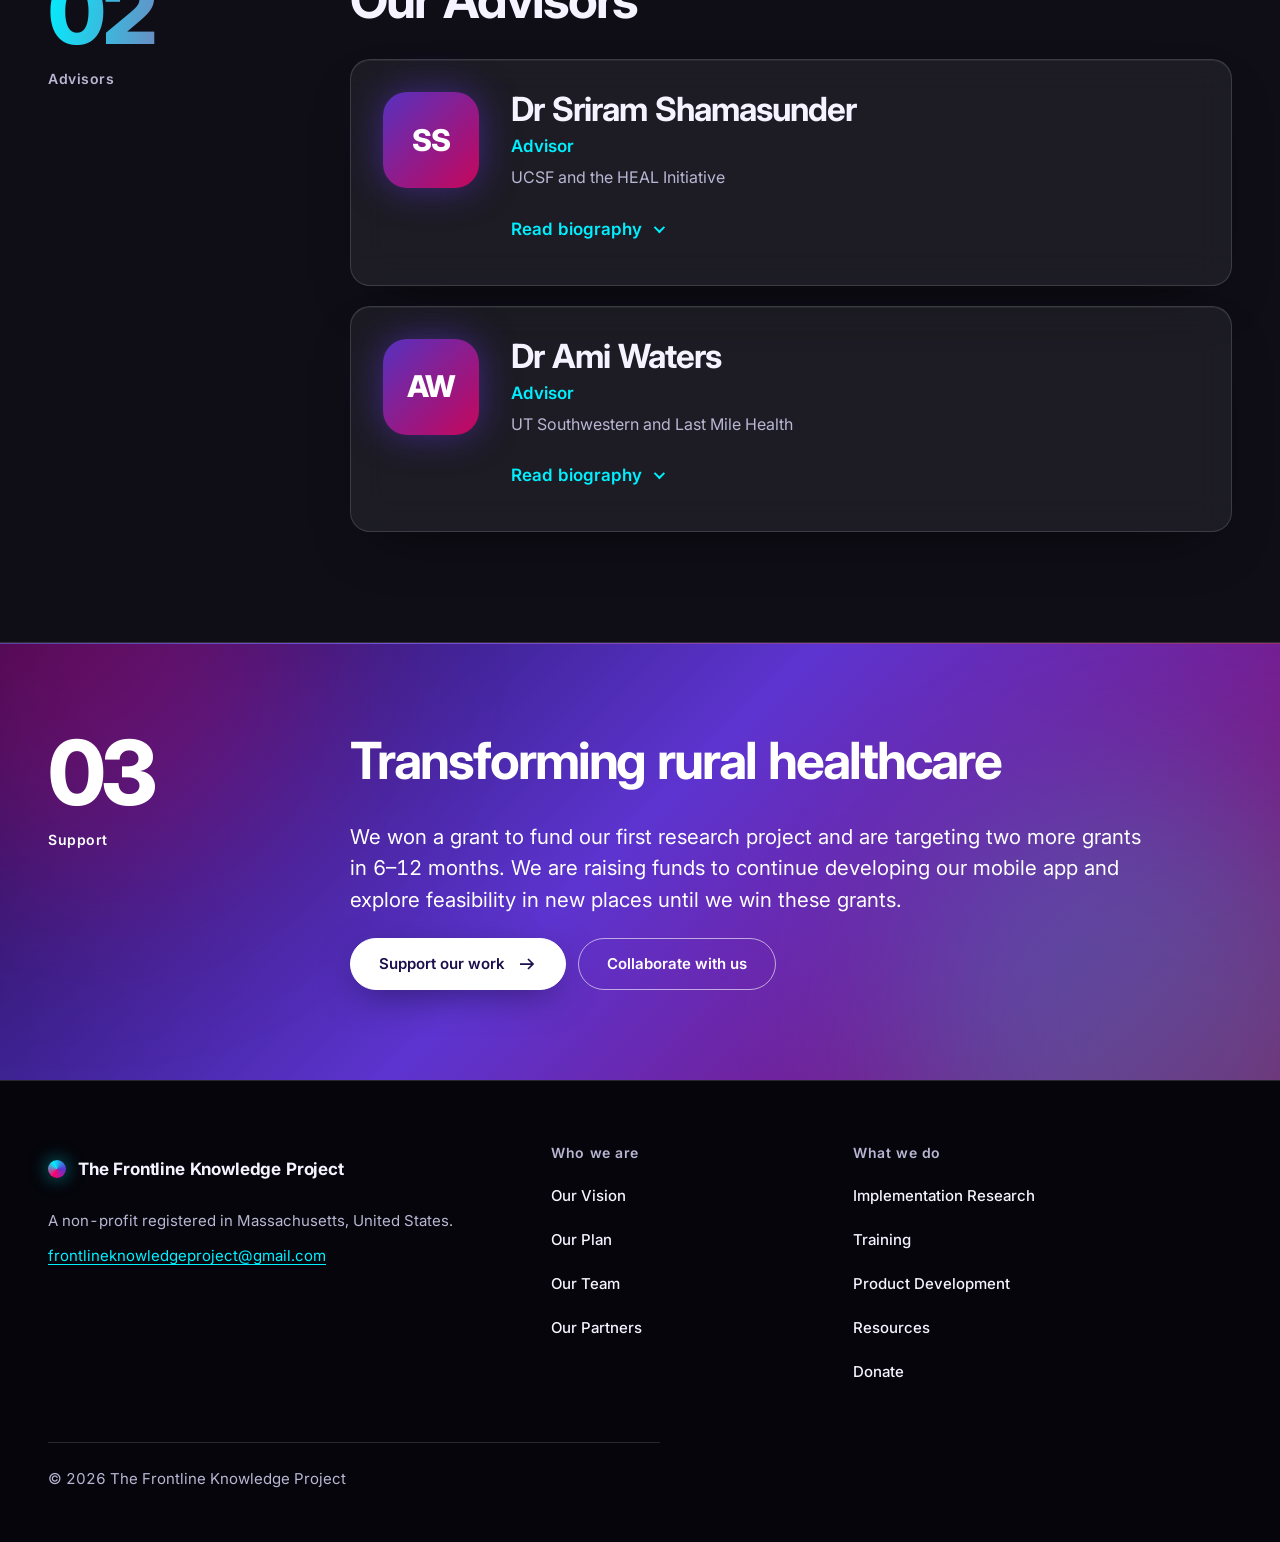
<file: team.html>
<!doctype html>
<html lang="en">
<head>
<meta charset="utf-8">
<meta name="viewport" content="width=device-width, initial-scale=1">
<title>Our Team | The Frontline Knowledge Project</title>
<meta name="description" content="Meet the team and advisors of the Frontline Knowledge Project: clinicians and researchers from Harvard, Johns Hopkins, UCSF and UT Southwestern.">
<meta property="og:type" content="website">
<meta property="og:site_name" content="The Frontline Knowledge Project">
<meta property="og:title" content="Our Team | The Frontline Knowledge Project">
<meta property="og:description" content="Meet the team and advisors of the Frontline Knowledge Project: clinicians and researchers from Harvard, Johns Hopkins, UCSF and UT Southwestern.">
<meta name="theme-color" content="#07060F">
<link rel="icon" href="data:image/svg+xml,%3Csvg xmlns='http://www.w3.org/2000/svg' viewBox='0 0 32 32'%3E%3Ccircle cx='16' cy='16' r='14' fill='%23FF006E'/%3E%3Ccircle cx='12' cy='12' r='8' fill='%235D34D0'/%3E%3C/svg%3E">
<link rel="preconnect" href="https://fonts.googleapis.com">
<link rel="preconnect" href="https://fonts.gstatic.com" crossorigin>
<link href="https://fonts.googleapis.com/css2?family=Inter:wght@400;500;600;700;800&display=swap" rel="stylesheet">
<link rel="stylesheet" href="assets/style.css">
</head>
<body>
<a class="skip" href="#main">Skip to content</a>
<header class="site-header">
  <div class="wrap bar">
    <a class="brand" href="index.html">The Frontline Knowledge Project</a>
    <button class="menu-toggle" type="button" aria-expanded="false" aria-controls="site-nav">Menu</button>
    <nav id="site-nav" aria-label="Main">
      <ul class="nav-list">
        <li class="dd is-active"><button type="button" aria-expanded="false" aria-haspopup="true">Who we are</button><ul class="dd-menu"><li><a href="vision.html">Our Vision</a></li><li><a href="plan.html">Our Plan</a></li><li><a href="team.html" aria-current="page">Our Team</a></li><li><a href="partners.html">Our Partners</a></li></ul></li>
        <li class="dd"><button type="button" aria-expanded="false" aria-haspopup="true">What we do</button><ul class="dd-menu"><li><a href="research.html">Implementation Research</a></li><li><a href="training.html">Training</a></li><li><a href="product.html">Product Development</a></li><li><a href="resources.html">Resources</a></li></ul></li>
        <li class="nav-donate"><a class="btn btn-primary" href="donate.html">Donate</a></li>
      </ul>
    </nav>
  </div>
</header>
<main id="main">
<section class="page-head">
  <div class="aurora" aria-hidden="true"><i class="o1"></i><i class="o2"></i><i class="o3"></i></div>
  <div class="wrap">
    <p class="eyebrow">Who we are</p>
    <h1>Our Team</h1>
    <p class="lede">Clinicians, researchers and global health practitioners working at the intersection of primary care, implementation science and AI.</p>
    
  </div>
</section>
<section class="block ">
  <div class="wrap grid">
    <div class="folio"><span class="n">01</span><span class="t">The team</span></div>
    <div class="content reveal">
      <h2>The Team</h2>
      <article class="person">
        <!-- Photo slot: replace the initials block with <img> when photos are supplied -->
        <div class="avatar" aria-hidden="true">PJ</div>
        <div>
          <h3>Dr Priyank Jain</h3>
          <p class="role">President</p>
          <p class="aff">Harvard Medical School and Cambridge Health Alliance</p>
          <details class="bio"><summary>Read biography</summary><div class="text"><p>Priyank Jain is a clinician-educator at Harvard Medical School and Cambridge Health Alliance, focused on innovation in medical education and improving healthcare access for vulnerable populations. He is the associate program director for the primary care internal medicine residency training program at CHA and associate chief hospitalist of the division of hospital medicine. Priyank completed his medical training in India at the All-India Institute of Medical Sciences and has strong ties to global health initiatives in the region.</p><p>His work includes developing competency-based curricula and novel teaching methods to enhance clinical reasoning. Priyank is a member of the Cambridge Health Alliance AI Technologies Committee, which reviews all AI-related projects at the institution. He is also conducting academic research on the use of AI for clinical reasoning. His previous work includes technology applications for healthcare, such as tele-consulting in rural India and point-of-care ultrasound.</p></div></details>
        </div>
      </article>
      <article class="person">
        <!-- Photo slot: replace the initials block with <img> when photos are supplied -->
        <div class="avatar" aria-hidden="true">SN</div>
        <div>
          <h3>Ms Sarah Nabia</h3>
          <p class="role">Chief Research Officer</p>
          <p class="aff">Johns Hopkins Bloomberg School of Public Health</p>
          <details class="bio"><summary>Read biography</summary><div class="text"><p>Sarah Nabia is a Research Faculty member in the Global Disease Epidemiology and Control (GDEC) program at the Department of International Health, Johns Hopkins Bloomberg School of Public Health. She holds an MPH and MBA from Johns Hopkins University, USA, and an MA in Political Economy from King&rsquo;s College London, UK. Trained in Economics, Sarah transitioned to public health to work with female sex workers in HIV prevention programs&mdash;an experience that shaped her commitment to health equity. Based at the International Vaccine Access Center (IVAC), she focuses on implementation science and health systems research to improve the uptake of childhood and maternal vaccines in low- and middle-income countries. She has led multi-country, mixed-methods studies across Asia and Africa examining barriers to vaccine delivery and frontline health worker performance. She also co-edited <em>COVID-19: A View from the Margins</em>, exploring how marginalized communities in India experienced and responded to the pandemic.</p></div></details>
        </div>
      </article>
      <article class="person">
        <!-- Photo slot: replace the initials block with <img> when photos are supplied -->
        <div class="avatar" aria-hidden="true">AA</div>
        <div>
          <h3>Dr Anup Agrawal</h3>
          <p class="role">Chief Medical Officer</p>
          <p class="aff">Cambridge Health Alliance</p>
          <details class="bio"><summary>Read biography</summary><div class="text"><p>Anup Agarwal is currently a Hospitalist at Cambridge Health Alliance, Cambridge, USA. He completed medical school from Stanley Medical College in South India and residency in Internal Medicine at Westchester Medical Center in New York. He did a Global Health Fellowship at UCSF during which he worked at Jan Swasthya Sahyog in Central India and Last Mile Health in Liberia. After working in remote resource-limited settings for two years he joined the Indian Council of Medical Research, where he led the PLACID Trial, a multicentric, randomized controlled trial assessing the efficacy of Convalescent Plasma in COVID-19. He has authored over 20 peer reviewed publications including high impact factor journals like NEJM, the BMJ and JAMA Open. Additionally, he co-edited a book with Oxford University Press titled &ldquo;50 Studies Every Global Health Provider Should Know&rdquo;. He has also done advocacy writing based on his work with marginalised populations in rural India, Liberia, Delhi. His advocacy work has featured in leading Indian Newspapers and in the New York Times.</p></div></details>
        </div>
      </article>
    </div>
  </div>
</section>
<section class="block ground">
  <div class="wrap grid">
    <div class="folio"><span class="n">02</span><span class="t">Advisors</span></div>
    <div class="content reveal">
      <h2>Our Advisors</h2>
      <article class="person">
        <!-- Photo slot: replace the initials block with <img> when photos are supplied -->
        <div class="avatar" aria-hidden="true">SS</div>
        <div>
          <h3>Dr Sriram Shamasunder</h3>
          <p class="role">Advisor</p>
          <p class="aff">UCSF and the HEAL Initiative</p>
          <details class="bio"><summary>Read biography</summary><div class="text"><p>Dr Sriram Shamasunder is a Professor of Medicine at UCSF and co-founder of the HEAL Initiative, a global health equity fellowship working in the Navajo Nation and nine countries to strengthen health workforces. A Fulbright-Nehru and Draper Richards Kaplan Fellow, he has served in underserved settings across Liberia, Haiti, Burundi, and India. Dr. Shamasunder has been recognized with numerous awards for public service and leadership, including the UCSF Chancellor&rsquo;s Edison T. Uno Award. A published poet and TEDx speaker, his work bridges medicine, equity, and storytelling to advance solidarity with marginalized communities worldwide.</p></div></details>
        </div>
      </article>
      <article class="person">
        <!-- Photo slot: replace the initials block with <img> when photos are supplied -->
        <div class="avatar" aria-hidden="true">AW</div>
        <div>
          <h3>Dr Ami Waters</h3>
          <p class="role">Advisor</p>
          <p class="aff">UT Southwestern and Last Mile Health</p>
          <details class="bio"><summary>Read biography</summary><div class="text"><p>Dr. Waters holds a bachelor&rsquo;s degree in molecular and cellular biology from Vanderbilt University in Nashville, Tennessee, where she graduated <em>magna cum laude</em>. She earned her medical degree from the University of Texas Health Science Center at San Antonio and completed internal medicine and pediatrics residency training at Baylor College of Medicine in Houston. She then obtained advanced training in global health through the Global Health Hospitalist / Health Equity, Action and Leadership (HEAL) fellowship at the University of California San Francisco. As a part of this fellowship, she spent six months of each year working in rural Liberia with Last Mile Health, a non-governmental organization dedicated to ensuring health access to those in remote communities. Having joined the UT Southwestern faculty in 2016, she treats patients of all ages as a hospitalist at both Parkland Memorial Hospital and Children&rsquo;s Medical Center Dallas. In addition, Dr. Waters is the Interim Director of Global Health Education for the Pediatrics Residency Program and continues to work with Last Mile Health as the Director of Clinical Excellence, Health System Strengthening. In addition to global health, her professional interests include medical education, population health, advocacy and transitions of care.</p><p>Outside of medicine, Dr. Waters enjoys cooking, cycling, reading, watching college football, and traveling.</p></div></details>
        </div>
      </article>
    </div>
  </div>
</section>
<section class="block band">
  <div class="wrap grid">
    <div class="folio"><span class="n">03</span><span class="t">Support</span></div>
    <div class="content reveal">
      <h2>Transforming rural healthcare</h2>
      <p class="lede" style="color:#fff">We won a grant to fund our first research project and are targeting two more grants in 6&ndash;12 months. We are raising funds to continue developing our mobile app and explore feasibility in new places until we win these grants.</p>
      <div class="actions">
        <a class="btn btn-light" href="donate.html">Support our work <svg class="arr" width="20" height="20" viewBox="0 0 20 20" aria-hidden="true" focusable="false"><path d="M3 10h13M11 5l5 5-5 5" fill="none" stroke="currentColor" stroke-width="1.75"/></svg></a>
        <a class="btn btn-line-light" href="mailto:admin@frontlineknowledgeproject.org">Collaborate with us</a>
      </div>
    </div>
  </div>
</section>
</main>
<footer class="site-footer">
  <div class="wrap">
    <div class="grid foot-grid">
      <div class="about">
        <a class="brand" href="index.html">The Frontline Knowledge Project</a>
        <p>A non-profit registered in Massachusetts, United States.</p>
        <p><a href="mailto:frontlineknowledgeproject@gmail.com">frontlineknowledgeproject@gmail.com</a></p>
      </div>
      <div class="col"><h2>Who we are</h2><ul><li><a href="vision.html">Our Vision</a></li><li><a href="plan.html">Our Plan</a></li><li><a href="team.html">Our Team</a></li><li><a href="partners.html">Our Partners</a></li></ul></div>
      <div class="col"><h2>What we do</h2><ul><li><a href="research.html">Implementation Research</a></li><li><a href="training.html">Training</a></li><li><a href="product.html">Product Development</a></li><li><a href="resources.html">Resources</a></li><li><a href="donate.html">Donate</a></li></ul></div>
    </div>
    <p class="foot-base">&copy; 2026 The Frontline Knowledge Project</p>
  </div>
</footer>
<script src="assets/main.js"></script>
</body>
</html>
</file>
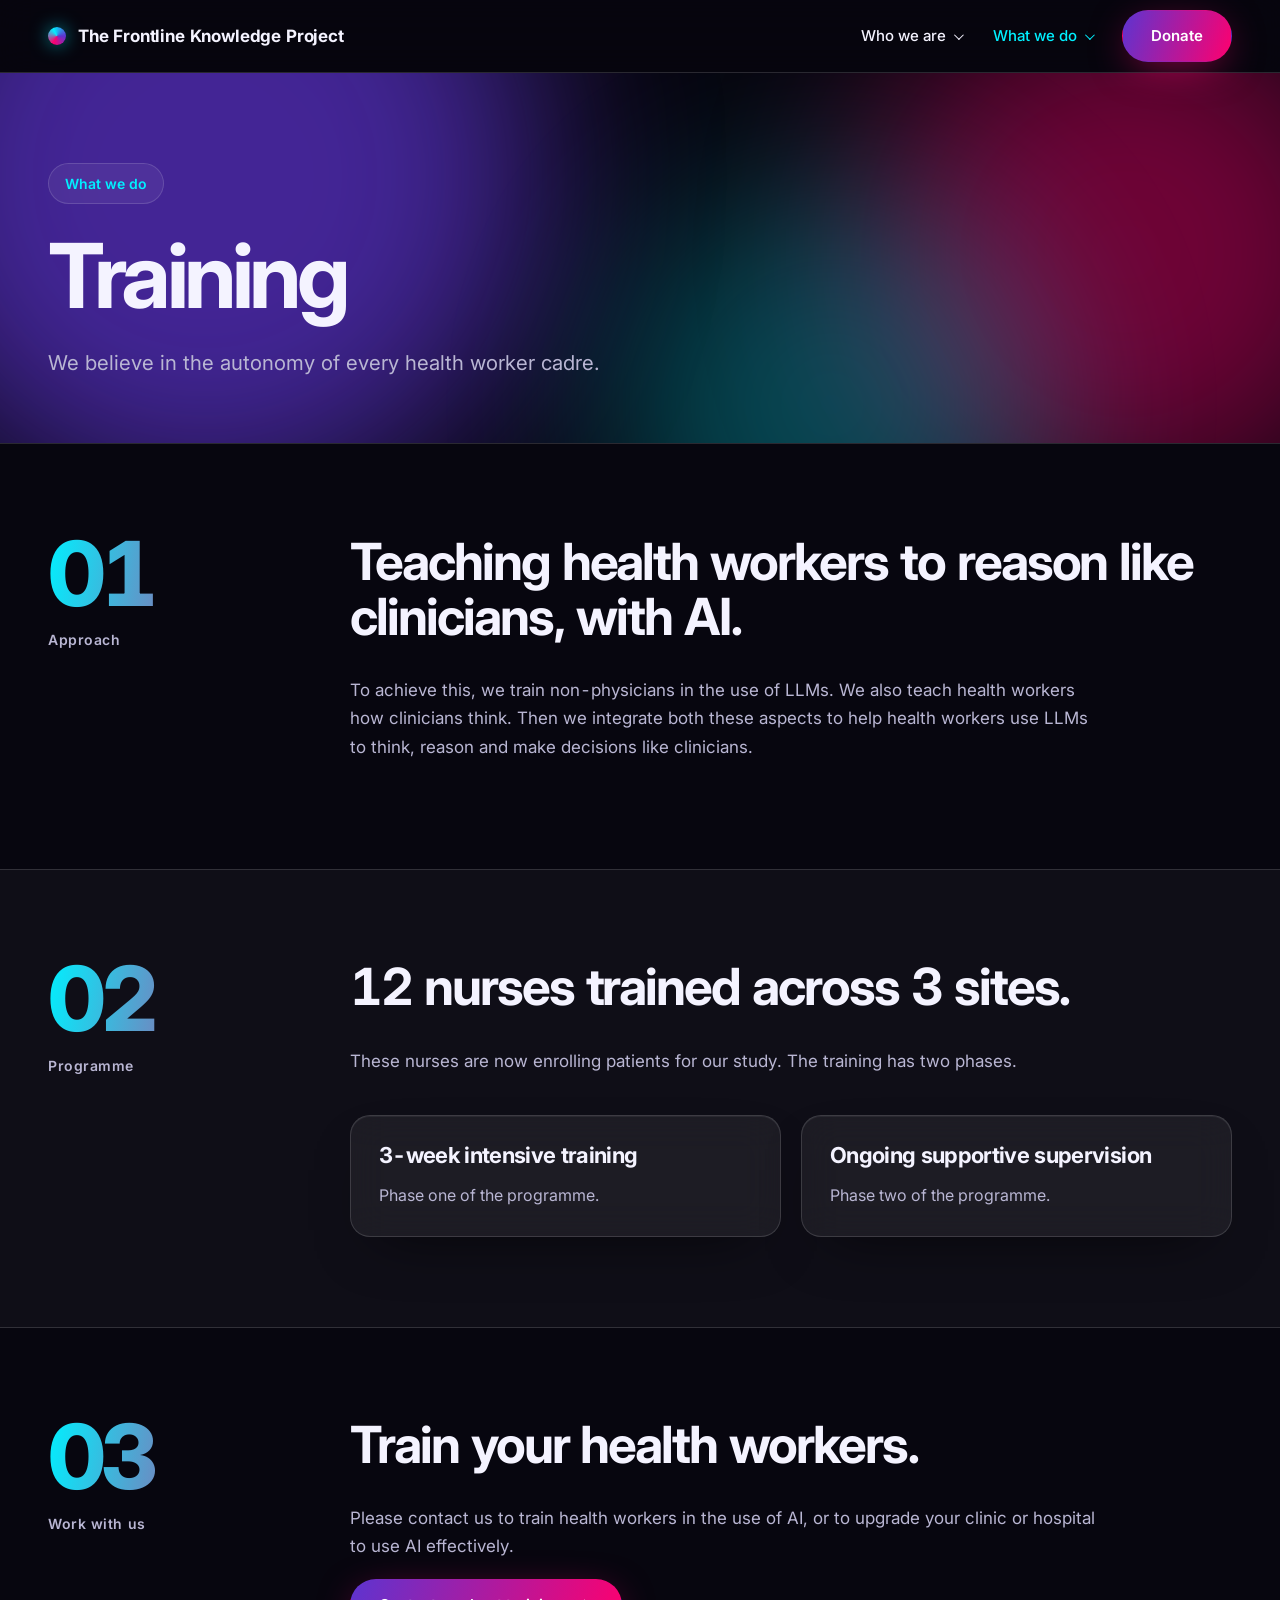
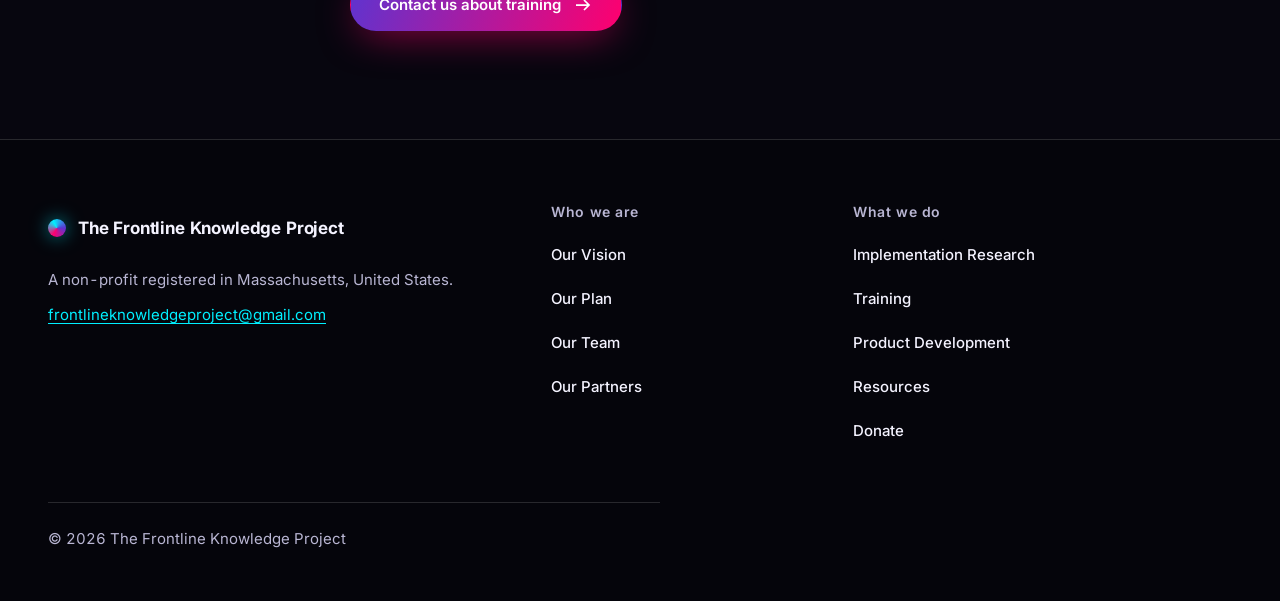
<file: training.html>
<!doctype html>
<html lang="en">
<head>
<meta charset="utf-8">
<meta name="viewport" content="width=device-width, initial-scale=1">
<title>Training | The Frontline Knowledge Project</title>
<meta name="description" content="We train non-physician health workers to use LLMs and to reason like clinicians: a 3-week intensive programme plus ongoing supportive supervision.">
<meta property="og:type" content="website">
<meta property="og:site_name" content="The Frontline Knowledge Project">
<meta property="og:title" content="Training | The Frontline Knowledge Project">
<meta property="og:description" content="We train non-physician health workers to use LLMs and to reason like clinicians: a 3-week intensive programme plus ongoing supportive supervision.">
<meta name="theme-color" content="#07060F">
<link rel="icon" href="data:image/svg+xml,%3Csvg xmlns='http://www.w3.org/2000/svg' viewBox='0 0 32 32'%3E%3Ccircle cx='16' cy='16' r='14' fill='%23FF006E'/%3E%3Ccircle cx='12' cy='12' r='8' fill='%235D34D0'/%3E%3C/svg%3E">
<link rel="preconnect" href="https://fonts.googleapis.com">
<link rel="preconnect" href="https://fonts.gstatic.com" crossorigin>
<link href="https://fonts.googleapis.com/css2?family=Inter:wght@400;500;600;700;800&display=swap" rel="stylesheet">
<link rel="stylesheet" href="assets/style.css">
</head>
<body>
<a class="skip" href="#main">Skip to content</a>
<header class="site-header">
  <div class="wrap bar">
    <a class="brand" href="index.html">The Frontline Knowledge Project</a>
    <button class="menu-toggle" type="button" aria-expanded="false" aria-controls="site-nav">Menu</button>
    <nav id="site-nav" aria-label="Main">
      <ul class="nav-list">
        <li class="dd"><button type="button" aria-expanded="false" aria-haspopup="true">Who we are</button><ul class="dd-menu"><li><a href="vision.html">Our Vision</a></li><li><a href="plan.html">Our Plan</a></li><li><a href="team.html">Our Team</a></li><li><a href="partners.html">Our Partners</a></li></ul></li>
        <li class="dd is-active"><button type="button" aria-expanded="false" aria-haspopup="true">What we do</button><ul class="dd-menu"><li><a href="research.html">Implementation Research</a></li><li><a href="training.html" aria-current="page">Training</a></li><li><a href="product.html">Product Development</a></li><li><a href="resources.html">Resources</a></li></ul></li>
        <li class="nav-donate"><a class="btn btn-primary" href="donate.html">Donate</a></li>
      </ul>
    </nav>
  </div>
</header>
<main id="main">
<section class="page-head">
  <div class="aurora" aria-hidden="true"><i class="o1"></i><i class="o2"></i><i class="o3"></i></div>
  <div class="wrap">
    <p class="eyebrow">What we do</p>
    <h1>Training</h1>
    <p class="lede">We believe in the autonomy of every health worker cadre.</p>
    
  </div>
</section>
<section class="block ">
  <div class="wrap grid">
    <div class="folio"><span class="n">01</span><span class="t">Approach</span></div>
    <div class="content reveal">
      <h2>Teaching health workers to reason like clinicians, with AI.</h2>
      <p>To achieve this, we train non-physicians in the use of LLMs. We also teach health workers how clinicians think. Then we integrate both these aspects to help health workers use LLMs to think, reason and make decisions like clinicians.</p>
    </div>
  </div>
</section>
<section class="block ground">
  <div class="wrap grid">
    <div class="folio"><span class="n">02</span><span class="t">Programme</span></div>
    <div class="content reveal">
      <h2>12 nurses trained across 3 sites.</h2>
      <p>These nurses are now enrolling patients for our study. The training has two phases.</p>
      <div class="cols-3 mt" style="grid-template-columns:repeat(2,1fr)">
        <div><h3>3-week intensive training</h3><p>Phase one of the programme.</p></div>
        <div><h3>Ongoing supportive supervision</h3><p>Phase two of the programme.</p></div>
      </div>
    </div>
  </div>
</section>
<section class="block ">
  <div class="wrap grid">
    <div class="folio"><span class="n">03</span><span class="t">Work with us</span></div>
    <div class="content reveal">
      <h2>Train your health workers.</h2>
      <p>Please contact us to train health workers in the use of AI, or to upgrade your clinic or hospital to use AI effectively.</p>
      <p><a class="btn btn-primary" href="mailto:frontlineknowledgeproject@gmail.com?subject=Training%20enquiry">Contact us about training <svg class="arr" width="20" height="20" viewBox="0 0 20 20" aria-hidden="true" focusable="false"><path d="M3 10h13M11 5l5 5-5 5" fill="none" stroke="currentColor" stroke-width="1.75"/></svg></a></p>
    </div>
  </div>
</section>
</main>
<footer class="site-footer">
  <div class="wrap">
    <div class="grid foot-grid">
      <div class="about">
        <a class="brand" href="index.html">The Frontline Knowledge Project</a>
        <p>A non-profit registered in Massachusetts, United States.</p>
        <p><a href="mailto:frontlineknowledgeproject@gmail.com">frontlineknowledgeproject@gmail.com</a></p>
      </div>
      <div class="col"><h2>Who we are</h2><ul><li><a href="vision.html">Our Vision</a></li><li><a href="plan.html">Our Plan</a></li><li><a href="team.html">Our Team</a></li><li><a href="partners.html">Our Partners</a></li></ul></div>
      <div class="col"><h2>What we do</h2><ul><li><a href="research.html">Implementation Research</a></li><li><a href="training.html">Training</a></li><li><a href="product.html">Product Development</a></li><li><a href="resources.html">Resources</a></li><li><a href="donate.html">Donate</a></li></ul></div>
    </div>
    <p class="foot-base">&copy; 2026 The Frontline Knowledge Project</p>
  </div>
</footer>
<script src="assets/main.js"></script>
</body>
</html>
</file>
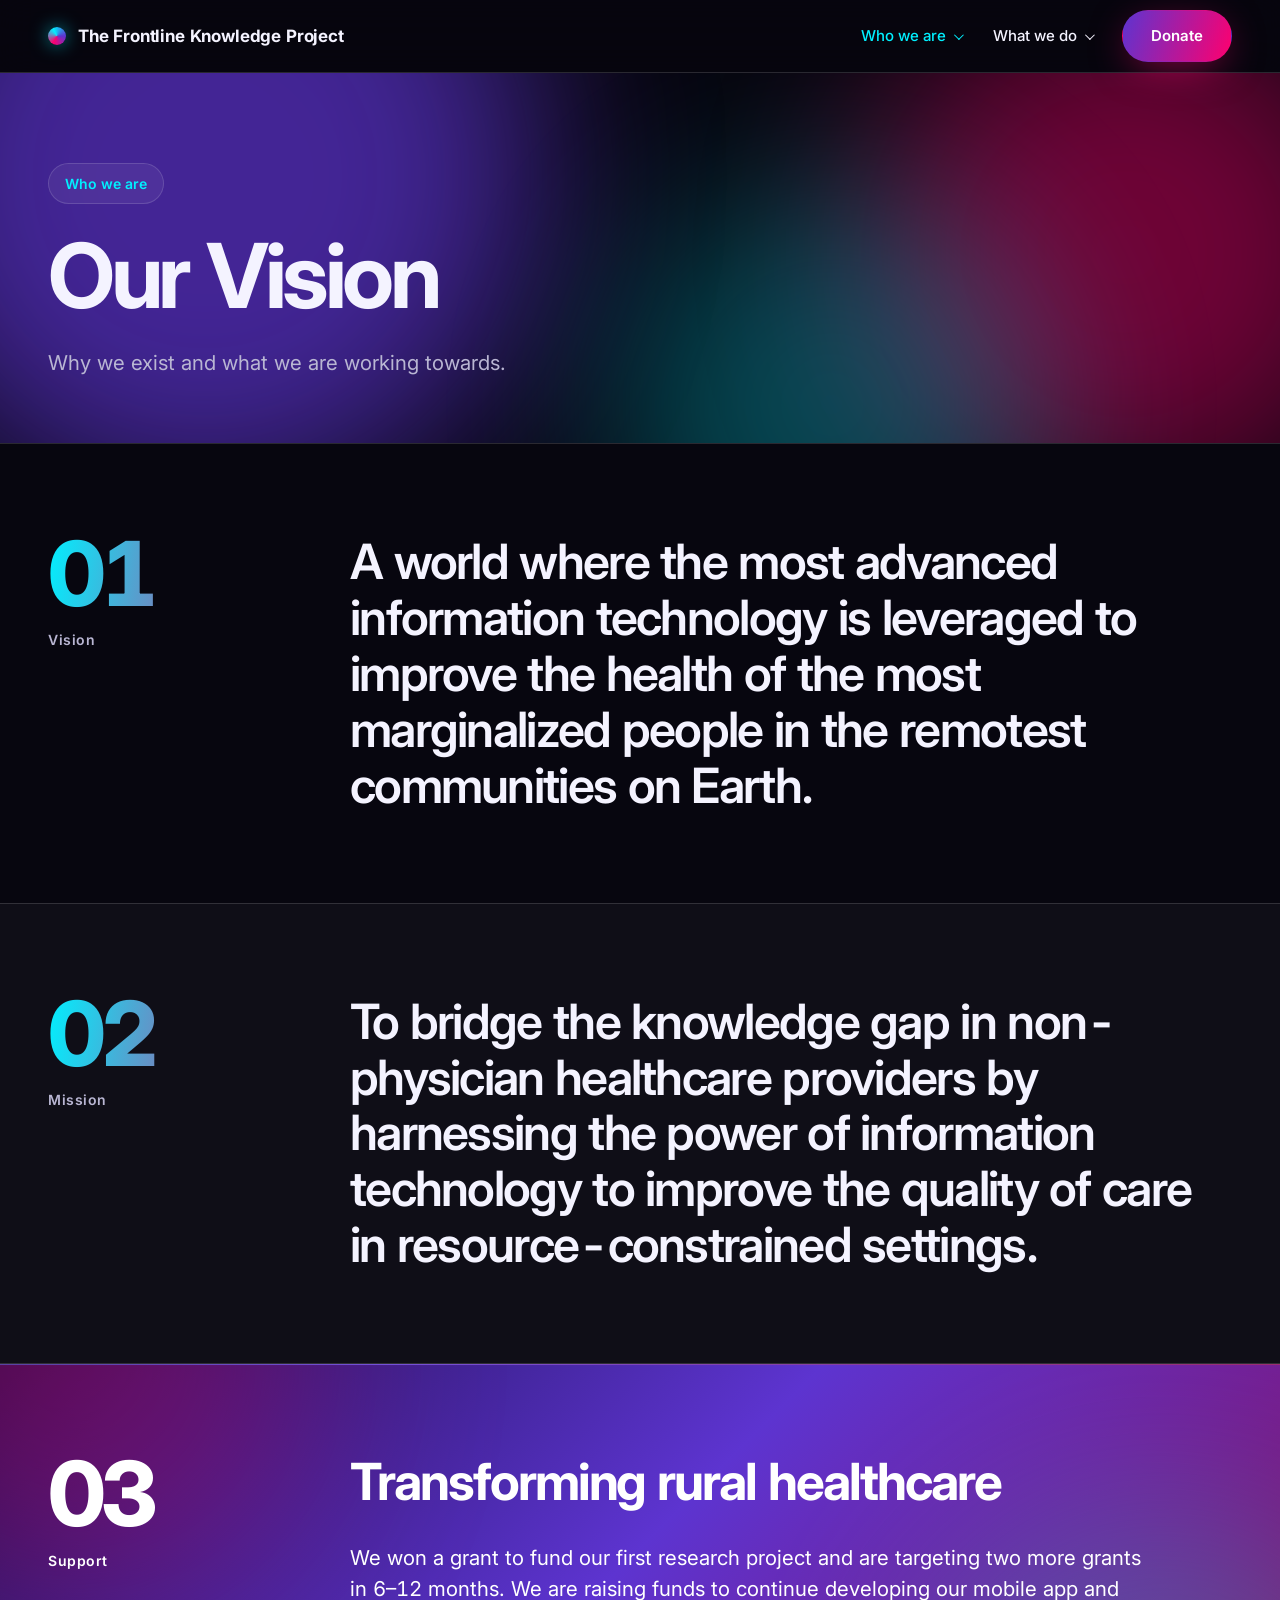
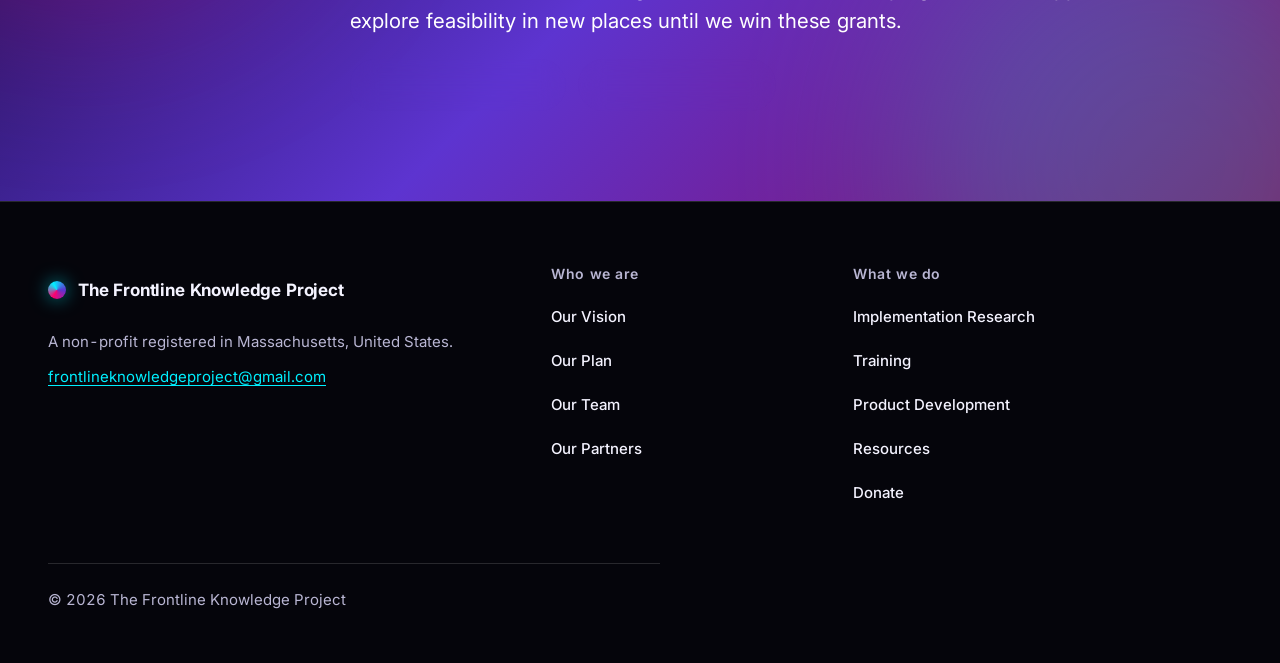
<file: vision.html>
<!doctype html>
<html lang="en">
<head>
<meta charset="utf-8">
<meta name="viewport" content="width=device-width, initial-scale=1">
<title>Our Vision | The Frontline Knowledge Project</title>
<meta name="description" content="Our vision and mission: a world where advanced information technology improves the health of the most marginalized people in the remotest communities.">
<meta property="og:type" content="website">
<meta property="og:site_name" content="The Frontline Knowledge Project">
<meta property="og:title" content="Our Vision | The Frontline Knowledge Project">
<meta property="og:description" content="Our vision and mission: a world where advanced information technology improves the health of the most marginalized people in the remotest communities.">
<meta name="theme-color" content="#07060F">
<link rel="icon" href="data:image/svg+xml,%3Csvg xmlns='http://www.w3.org/2000/svg' viewBox='0 0 32 32'%3E%3Ccircle cx='16' cy='16' r='14' fill='%23FF006E'/%3E%3Ccircle cx='12' cy='12' r='8' fill='%235D34D0'/%3E%3C/svg%3E">
<link rel="preconnect" href="https://fonts.googleapis.com">
<link rel="preconnect" href="https://fonts.gstatic.com" crossorigin>
<link href="https://fonts.googleapis.com/css2?family=Inter:wght@400;500;600;700;800&display=swap" rel="stylesheet">
<link rel="stylesheet" href="assets/style.css">
</head>
<body>
<a class="skip" href="#main">Skip to content</a>
<header class="site-header">
  <div class="wrap bar">
    <a class="brand" href="index.html">The Frontline Knowledge Project</a>
    <button class="menu-toggle" type="button" aria-expanded="false" aria-controls="site-nav">Menu</button>
    <nav id="site-nav" aria-label="Main">
      <ul class="nav-list">
        <li class="dd is-active"><button type="button" aria-expanded="false" aria-haspopup="true">Who we are</button><ul class="dd-menu"><li><a href="vision.html" aria-current="page">Our Vision</a></li><li><a href="plan.html">Our Plan</a></li><li><a href="team.html">Our Team</a></li><li><a href="partners.html">Our Partners</a></li></ul></li>
        <li class="dd"><button type="button" aria-expanded="false" aria-haspopup="true">What we do</button><ul class="dd-menu"><li><a href="research.html">Implementation Research</a></li><li><a href="training.html">Training</a></li><li><a href="product.html">Product Development</a></li><li><a href="resources.html">Resources</a></li></ul></li>
        <li class="nav-donate"><a class="btn btn-primary" href="donate.html">Donate</a></li>
      </ul>
    </nav>
  </div>
</header>
<main id="main">
<section class="page-head">
  <div class="aurora" aria-hidden="true"><i class="o1"></i><i class="o2"></i><i class="o3"></i></div>
  <div class="wrap">
    <p class="eyebrow">Who we are</p>
    <h1>Our Vision</h1>
    <p class="lede">Why we exist and what we are working towards.</p>
    
  </div>
</section>
<section class="block ">
  <div class="wrap grid">
    <div class="folio"><span class="n">01</span><span class="t">Vision</span></div>
    <div class="content reveal">
      <p class="statement">A world where the most advanced information technology is leveraged to improve the health of the most marginalized people in the remotest communities on Earth.</p>
    </div>
  </div>
</section>
<section class="block ground">
  <div class="wrap grid">
    <div class="folio"><span class="n">02</span><span class="t">Mission</span></div>
    <div class="content reveal">
      <p class="statement">To bridge the knowledge gap in non-physician healthcare providers by harnessing the power of information technology to improve the quality of care in resource-constrained settings.</p>
    </div>
  </div>
</section>
<!-- TODO (client): the live site shows the organisation's Values only as an image, so no text could be captured. Add a 03 Values section here once the values are supplied as text. -->
<section class="block band">
  <div class="wrap grid">
    <div class="folio"><span class="n">03</span><span class="t">Support</span></div>
    <div class="content reveal">
      <h2>Transforming rural healthcare</h2>
      <p class="lede" style="color:#fff">We won a grant to fund our first research project and are targeting two more grants in 6&ndash;12 months. We are raising funds to continue developing our mobile app and explore feasibility in new places until we win these grants.</p>
      <div class="actions">
        <a class="btn btn-light" href="donate.html">Support our work <svg class="arr" width="20" height="20" viewBox="0 0 20 20" aria-hidden="true" focusable="false"><path d="M3 10h13M11 5l5 5-5 5" fill="none" stroke="currentColor" stroke-width="1.75"/></svg></a>
        <a class="btn btn-line-light" href="mailto:admin@frontlineknowledgeproject.org">Collaborate with us</a>
      </div>
    </div>
  </div>
</section>
</main>
<footer class="site-footer">
  <div class="wrap">
    <div class="grid foot-grid">
      <div class="about">
        <a class="brand" href="index.html">The Frontline Knowledge Project</a>
        <p>A non-profit registered in Massachusetts, United States.</p>
        <p><a href="mailto:frontlineknowledgeproject@gmail.com">frontlineknowledgeproject@gmail.com</a></p>
      </div>
      <div class="col"><h2>Who we are</h2><ul><li><a href="vision.html">Our Vision</a></li><li><a href="plan.html">Our Plan</a></li><li><a href="team.html">Our Team</a></li><li><a href="partners.html">Our Partners</a></li></ul></div>
      <div class="col"><h2>What we do</h2><ul><li><a href="research.html">Implementation Research</a></li><li><a href="training.html">Training</a></li><li><a href="product.html">Product Development</a></li><li><a href="resources.html">Resources</a></li><li><a href="donate.html">Donate</a></li></ul></div>
    </div>
    <p class="foot-base">&copy; 2026 The Frontline Knowledge Project</p>
  </div>
</footer>
<script src="assets/main.js"></script>
</body>
</html>
</file>
<file: assets/style.css>
/* The Frontline Knowledge Project: Aurora design system
   Tokens: midnight surface, violet / magenta / cyan mesh, glass panels, glow. */
:root {
  --bg: #07060F;
  --bg-2: #0E0B1F;
  --ink: #F4F3FF;
  --ink-2: #B9B6D3;
  --violet: #5D34D0;
  --magenta: #FF006E;
  --cyan: #00F0FF;
  --glass: rgba(255, 255, 255, 0.06);
  --glass-hi: rgba(255, 255, 255, 0.10);
  --glass-b: rgba(255, 255, 255, 0.14);
  --grad: linear-gradient(100deg, #00F0FF 0%, #FF006E 100%);
  --grad-btn: linear-gradient(110deg, #5D34D0 0%, #FF006E 100%);
  --font: 'Inter', 'Helvetica Neue', Helvetica, Arial, system-ui, sans-serif;
  --gutter: clamp(20px, 4vw, 48px);
  --max: 1320px;
  --ease: cubic-bezier(.2, .7, .2, 1);
  --spring: cubic-bezier(.34, 1.4, .64, 1);
  --header-h: 72px;
  --r: 20px;
}

*, *::before, *::after { box-sizing: border-box; }
html { scroll-behavior: smooth; -webkit-text-size-adjust: 100%; scroll-padding-top: 88px; background: var(--bg); }
body {
  margin: 0; font-family: var(--font); font-size: 17px; line-height: 1.65; color: var(--ink);
  background: var(--bg); -webkit-font-smoothing: antialiased; font-variant-numeric: tabular-nums;
  overflow-x: hidden;
}
body::before {
  content: ""; position: fixed; inset: 0; z-index: -1; pointer-events: none;
  background:
    radial-gradient(60vw 55vh at 12% 0%, rgba(93, 52, 208, .55), transparent 62%),
    radial-gradient(48vw 45vh at 92% 12%, rgba(255, 0, 110, .24), transparent 62%),
    radial-gradient(60vw 60vh at 68% 100%, rgba(0, 240, 255, .14), transparent 62%);
}
img, svg { max-width: 100%; display: block; }
a { color: var(--cyan); text-decoration-thickness: 1px; text-underline-offset: 3px; }
a:hover { color: #fff; }
h1, h2, h3, h4 { margin: 0; line-height: 1.08; letter-spacing: -0.03em; font-weight: 700; color: var(--ink); }
p { margin: 0 0 1.1em; max-width: 68ch; color: var(--ink-2); }
ul, ol { margin: 0; padding: 0; list-style: none; }
:focus-visible { outline: 3px solid var(--cyan); outline-offset: 3px; }
.skip { position: absolute; left: 16px; top: -80px; z-index: 60; background: #fff; color: #000; padding: 12px 20px; font-weight: 600; }
.skip:focus { top: 16px; color: #000; }

.wrap { width: 100%; max-width: var(--max); margin: 0 auto; padding: 0 var(--gutter); position: relative; }
.grid { display: grid; grid-template-columns: repeat(12, 1fr); column-gap: 24px; }

.grad-text {
  background: var(--grad); -webkit-background-clip: text; background-clip: text;
  color: transparent; -webkit-text-fill-color: transparent;
}

/* ---------- Glass ---------- */
.index-list a, .leaders > div, .cols-3 > div, .person, .partner, .pub, .help li,
.facts > div, .phase, .spec, .numbered li, .scale > div, .embed {
  background: var(--glass);
  border: 1px solid var(--glass-b);
  border-radius: var(--r);
  -webkit-backdrop-filter: blur(18px); backdrop-filter: blur(18px);
  box-shadow: 0 1px 0 rgba(255, 255, 255, .06) inset, 0 24px 60px -30px rgba(0, 0, 0, .7);
}

/* ---------- Header ---------- */
.site-header {
  position: sticky; top: 0; z-index: 40;
  background: rgba(7, 6, 15, .72);
  -webkit-backdrop-filter: blur(18px); backdrop-filter: blur(18px);
  border-bottom: 1px solid var(--glass-b);
}
.site-header .bar { display: flex; align-items: center; justify-content: space-between; min-height: var(--header-h); gap: 24px; }
.brand {
  display: inline-flex; align-items: center; gap: 12px; min-height: 48px;
  font-weight: 700; letter-spacing: -0.01em; text-decoration: none; font-size: 17px; line-height: 1.2; color: var(--ink);
}
.brand::before {
  content: ""; width: 18px; height: 18px; border-radius: 50%; flex: none;
  background: conic-gradient(from 90deg, #5D34D0, #FF006E, #00F0FF, #5D34D0);
  box-shadow: 0 0 18px rgba(0, 240, 255, .55);
}
.brand:hover { color: #fff; }
.nav-list { display: flex; align-items: center; gap: 4px; }
.nav-list > li { position: relative; }
.nav-link, .dd > button {
  display: inline-flex; align-items: center; gap: 8px; min-height: 48px; padding: 0 14px;
  font: inherit; font-size: 15px; font-weight: 500; color: var(--ink); background: none; border: 0;
  cursor: pointer; text-decoration: none; border-radius: 999px;
  transition: background-color .2s var(--ease), color .2s var(--ease);
}
.nav-link:hover, .dd > button:hover, .dd.open > button { background: var(--glass-hi); color: #fff; }
.nav-link[aria-current="page"], .dd.is-active > button { color: var(--cyan); }
.dd > button::after {
  content: ""; width: 7px; height: 7px; border-right: 1.5px solid currentColor; border-bottom: 1.5px solid currentColor;
  transform: rotate(45deg) translateY(-2px); transition: transform .2s var(--ease);
}
.dd.open > button::after { transform: rotate(225deg) translateY(-2px); }
.dd-menu {
  position: absolute; top: calc(100% + 10px); left: 0; min-width: 290px; display: none; z-index: 50; padding: 8px;
  background: rgba(14, 11, 31, .96); border: 1px solid var(--glass-b); border-radius: 16px;
  -webkit-backdrop-filter: blur(18px); backdrop-filter: blur(18px); box-shadow: 0 30px 80px -20px rgba(0, 0, 0, .9);
}
.dd.open .dd-menu { display: block; }
.dd-menu a {
  display: flex; align-items: center; min-height: 48px; padding: 0 16px; border-radius: 10px;
  text-decoration: none; font-size: 15px; font-weight: 500; color: var(--ink);
}
.dd-menu a:hover { background: var(--glass-hi); color: var(--cyan); }
.dd-menu a[aria-current="page"] { color: var(--cyan); font-weight: 700; }

.btn {
  display: inline-flex; align-items: center; justify-content: center; gap: 12px; min-height: 52px; padding: 0 28px;
  font: inherit; font-size: 15px; font-weight: 600; text-decoration: none; cursor: pointer; border-radius: 999px;
  border: 1px solid var(--glass-b); background: var(--glass); color: var(--ink);
  -webkit-backdrop-filter: blur(12px); backdrop-filter: blur(12px);
  transition: transform .25s var(--spring), box-shadow .25s var(--ease), background-color .2s var(--ease), border-color .2s var(--ease);
}
.btn:hover { background: var(--glass-hi); border-color: rgba(255, 255, 255, .35); color: #fff; transform: translateY(-2px); }
.btn-primary { background: var(--grad-btn); border-color: transparent; color: #fff; box-shadow: 0 10px 40px -10px rgba(255, 0, 110, .65); }
.btn-primary:hover { background: var(--grad-btn); border-color: transparent; box-shadow: 0 14px 50px -8px rgba(255, 0, 110, .85), 0 0 30px rgba(0, 240, 255, .25); }
.btn-light { background: #fff; border-color: #fff; color: #1B0F4D; box-shadow: 0 10px 40px -12px rgba(0, 0, 0, .6); }
.btn-light:hover { background: #fff; color: #1B0F4D; border-color: #fff; }
.btn-line-light { background: transparent; border-color: rgba(255, 255, 255, .6); color: #fff; }
.btn .arr { transition: transform .2s var(--ease); }
.btn:hover .arr { transform: translateX(4px); }
.nav-donate { margin-left: 12px; }
.menu-toggle {
  display: none; min-height: 48px; padding: 0 20px; font: inherit; font-size: 15px; font-weight: 600; border-radius: 999px;
  background: var(--glass); border: 1px solid var(--glass-b); cursor: pointer; color: var(--ink);
}

/* ---------- Aurora (hero and page heads) ---------- */
.aurora { position: absolute; inset: 0; overflow: hidden; pointer-events: none; }
.aurora i {
  position: absolute; border-radius: 50%; filter: blur(90px); opacity: .7; will-change: transform;
  animation: drift 22s ease-in-out infinite alternate;
}
.aurora .o1 { width: 52vw; height: 52vw; max-width: 760px; max-height: 760px; left: -10vw; top: -18vw; background: var(--violet); }
.aurora .o2 { width: 40vw; height: 40vw; max-width: 600px; max-height: 600px; right: -8vw; top: -6vw; background: var(--magenta); opacity: .42; animation-duration: 28s; animation-delay: -6s; }
.aurora .o3 { width: 34vw; height: 34vw; max-width: 520px; max-height: 520px; right: 18vw; bottom: -14vw; background: var(--cyan); opacity: .28; animation-duration: 32s; animation-delay: -12s; }
.aurora .o1 { translate: calc(var(--mx, 0) * 40px) calc(var(--my, 0) * 28px + var(--sy, 0) * -0.10px); }
.aurora .o2 { translate: calc(var(--mx, 0) * -56px) calc(var(--my, 0) * 36px + var(--sy, 0) * -0.18px); }
.aurora .o3 { translate: calc(var(--mx, 0) * 70px) calc(var(--my, 0) * -40px + var(--sy, 0) * -0.06px); }
@keyframes drift { from { transform: scale(1) rotate(0deg); } to { transform: scale(1.18) rotate(24deg); } }

.hero, .page-head { position: relative; overflow: hidden; border-bottom: 1px solid var(--glass-b); }
.hero { padding: clamp(64px, 9vw, 128px) 0 0; }
.hero .wrap, .page-head .wrap { z-index: 1; }
.eyebrow {
  display: inline-flex; align-items: center; gap: 10px; margin: 0 0 28px; max-width: none;
  padding: 8px 16px; border-radius: 999px; background: var(--glass); border: 1px solid var(--glass-b);
  font-size: 14px; font-weight: 600; color: var(--cyan);
}
.display {
  font-size: clamp(46px, 9vw, 148px); line-height: 0.96; letter-spacing: -0.05em;
  max-width: 11.5em; margin-bottom: clamp(32px, 5vw, 64px);
}
.hero-lower { align-items: end; margin-bottom: clamp(48px, 7vw, 96px); row-gap: 28px; }
.hero-lower .lede { grid-column: 1 / 7; margin: 0; }
.hero-lower .cta { grid-column: 8 / 13; display: flex; flex-wrap: wrap; gap: 12px; }
.lede { font-size: clamp(18px, 1.6vw, 22px); line-height: 1.55; color: var(--ink-2); max-width: 62ch; }

.hero .eyebrow, .hero .display, .hero-lower, .facts { animation: rise .8s var(--ease) both; }
.hero .display { animation-delay: .08s; }
.hero-lower { animation-delay: .18s; }
.facts { animation-delay: .3s; }
@keyframes rise { from { opacity: 0; transform: translateY(24px); } to { opacity: 1; transform: none; } }

.facts { display: grid; grid-template-columns: repeat(4, 1fr); gap: 20px; margin: 0; padding-bottom: clamp(40px, 6vw, 72px); }
.facts > div { display: flex; flex-direction: column-reverse; justify-content: flex-end; padding: 28px 28px 30px; transition: transform .3s var(--spring), border-color .2s var(--ease); }
.facts > div:hover { transform: translateY(-4px); border-color: rgba(0, 240, 255, .5); }
.facts dd {
  margin: 0; font-size: clamp(60px, 8vw, 128px); font-weight: 800; letter-spacing: -0.06em; line-height: 0.9;
  background: var(--grad); -webkit-background-clip: text; background-clip: text; color: transparent; -webkit-text-fill-color: transparent;
  filter: drop-shadow(0 0 26px rgba(255, 0, 110, .35));
}
.facts dt { font-size: 15px; color: var(--ink-2); max-width: 22ch; margin-top: 18px; line-height: 1.4; }

.page-head { padding: clamp(56px, 7vw, 104px) 0 clamp(44px, 5vw, 72px); }
.page-head .eyebrow { animation: rise .7s var(--ease) both; }
.page-head h1 { font-size: clamp(42px, 7vw, 104px); letter-spacing: -0.05em; line-height: 0.98; max-width: 14em; margin-bottom: 28px; animation: rise .8s var(--ease) .08s both; }
.page-head .lede { margin: 0; animation: rise .8s var(--ease) .16s both; }
.page-head .status {
  display: inline-block; margin-top: 28px; padding: 10px 18px; border-radius: 999px; font-weight: 600; font-size: 15px;
  color: var(--cyan); border: 1px solid rgba(0, 240, 255, .5); background: rgba(0, 240, 255, .08);
  box-shadow: 0 0 30px rgba(0, 240, 255, .18);
}

/* ---------- Sections ---------- */
.block { padding: clamp(56px, 7vw, 104px) 0; position: relative; }
.block.ground { background: rgba(255, 255, 255, .03); border-top: 1px solid var(--glass-b); border-bottom: 1px solid var(--glass-b); }
.folio { grid-column: 1 / 4; }
.folio .n {
  display: block; font-size: clamp(56px, 7vw, 104px); font-weight: 800; letter-spacing: -0.06em; line-height: 0.9;
  background: var(--grad); -webkit-background-clip: text; background-clip: text; color: transparent; -webkit-text-fill-color: transparent;
}
.folio .t { display: block; margin-top: 14px; font-size: 14px; font-weight: 600; letter-spacing: 0.04em; color: var(--ink-2); }
.content { grid-column: 4 / 13; min-width: 0; }
.content h2 { font-size: clamp(30px, 4vw, 58px); letter-spacing: -0.04em; margin-bottom: 32px; max-width: 18em; }
.content h3 { font-size: clamp(22px, 2.2vw, 30px); margin-bottom: 14px; }
.statement { font-size: clamp(28px, 3.8vw, 54px); line-height: 1.15; letter-spacing: -0.035em; font-weight: 600; max-width: 24em; margin: 0; color: var(--ink); }

/* ---------- Index list ---------- */
.index-list { display: grid; gap: 16px; }
.index-list a {
  display: grid; grid-template-columns: 56px minmax(0, 1fr) minmax(0, 1.3fr) 28px; column-gap: 24px; align-items: center;
  padding: 28px 32px; text-decoration: none; min-height: 100px; color: var(--ink);
  transition: transform .3s var(--spring), border-color .2s var(--ease), background-color .2s var(--ease), box-shadow .3s var(--ease);
}
.index-list a:hover { transform: translateY(-4px); border-color: rgba(0, 240, 255, .5); background: var(--glass-hi); color: var(--ink); box-shadow: 0 0 40px rgba(93, 52, 208, .45), 0 24px 60px -30px rgba(0, 0, 0, .7); }
.index-list .no { font-weight: 700; color: var(--cyan); font-size: 15px; }
.index-list .ttl { font-size: clamp(22px, 2.4vw, 32px); font-weight: 700; letter-spacing: -0.03em; line-height: 1.1; }
.index-list .dsc { color: var(--ink-2); font-size: 16px; line-height: 1.5; }
.index-list .arr { color: var(--cyan); transition: transform .2s var(--ease); }
.index-list a:hover .arr { transform: translateX(6px); }

/* ---------- Columns and rows ---------- */
.cols-3 { display: grid; grid-template-columns: repeat(3, 1fr); gap: 20px; }
.cols-3 > div { padding: 28px; }
.cols-3 h3 { font-size: 22px; }
.cols-3 p { color: var(--ink-2); font-size: 16px; margin: 0; }
.mt { margin-top: 40px; }
.link-arrow { display: inline-flex; align-items: center; gap: 10px; font-weight: 600; color: var(--cyan); text-decoration: none; min-height: 48px; }
.link-arrow:hover { color: #fff; }
.link-arrow .arr { transition: transform .2s var(--ease); }
.link-arrow:hover .arr { transform: translateX(4px); }

/* ---------- Timeline ---------- */
.scale { display: grid; grid-template-columns: repeat(3, 1fr); gap: 16px; background: none; border: 0; box-shadow: none; backdrop-filter: none; -webkit-backdrop-filter: none; border-radius: 0; }
.scale > div { padding: 22px 24px 26px; position: relative; overflow: hidden; }
.scale > div::before { content: ""; position: absolute; left: 0; right: 0; top: 0; height: 4px; background: var(--grad); }
.scale .m { font-size: 14px; font-weight: 600; color: var(--cyan); margin-bottom: 8px; }
.scale .p { font-size: 18px; font-weight: 700; letter-spacing: -0.02em; line-height: 1.25; }
.ticks { display: flex; justify-content: space-between; margin-top: 14px; font-size: 13px; color: var(--ink-2); }

.phase { padding: 36px; margin-bottom: 20px; }
.phase .meta { display: flex; flex-wrap: wrap; gap: 16px; align-items: baseline; margin-bottom: 14px; }
.phase .meta .m { font-weight: 700; color: var(--cyan); }
.phase .meta .k { font-size: 14px; color: var(--ink-2); font-weight: 600; }
.phase h3 { font-size: clamp(24px, 3vw, 38px); letter-spacing: -0.035em; margin-bottom: 14px; max-width: 20em; }
.phase .obj { color: var(--ink-2); font-size: 18px; margin-bottom: 28px; }
.rows li { display: grid; grid-template-columns: minmax(0, 0.7fr) minmax(0, 2fr); column-gap: 24px; padding: 18px 0; border-top: 1px solid var(--glass-b); }
.rows strong { font-weight: 700; color: var(--ink); }
.rows span { color: var(--ink-2); font-size: 16px; }

/* ---------- People ---------- */
.person { display: grid; grid-template-columns: 96px minmax(0, 1fr); gap: 32px; padding: 32px; margin-bottom: 20px; }
.avatar {
  width: 96px; height: 96px; display: grid; place-items: center; border-radius: 24px; font-size: 30px; font-weight: 800; letter-spacing: -0.04em; color: #fff;
  background: linear-gradient(135deg, rgba(93, 52, 208, .9), rgba(255, 0, 110, .75)); box-shadow: 0 0 36px rgba(93, 52, 208, .55);
}
.person h3 { font-size: clamp(24px, 2.6vw, 34px); margin-bottom: 4px; }
.person .role { font-weight: 600; color: var(--cyan); margin: 0 0 4px; }
.person .aff { color: var(--ink-2); font-size: 16px; margin: 0 0 14px; }
details.bio summary { display: inline-flex; align-items: center; gap: 12px; min-height: 48px; cursor: pointer; font-weight: 600; color: var(--cyan); list-style: none; }
details.bio summary::-webkit-details-marker { display: none; }
details.bio summary::after { content: ""; width: 8px; height: 8px; border-right: 2px solid currentColor; border-bottom: 2px solid currentColor; transform: rotate(45deg) translateY(-2px); transition: transform .2s var(--ease); }
details.bio[open] summary::after { transform: rotate(225deg) translateY(-2px); }
details.bio .text { padding-top: 8px; font-size: 16px; }
details.bio .text p { color: var(--ink-2); }
.leaders { display: grid; grid-template-columns: repeat(3, 1fr); gap: 20px; }
.leaders > div { padding: 28px; transition: transform .3s var(--spring), border-color .2s var(--ease); }
.leaders > div:hover { transform: translateY(-4px); border-color: rgba(0, 240, 255, .5); }
.leaders h3 { font-size: 22px; margin-bottom: 4px; }
.leaders .role { color: var(--cyan); font-weight: 600; margin: 0 0 8px; font-size: 16px; }
.leaders .aff { color: var(--ink-2); font-size: 15px; margin: 0; line-height: 1.45; }

/* ---------- Spec, numbered, partners, publications ---------- */
.spec { margin: 0; padding: 8px 32px; }
.spec > div { display: grid; grid-template-columns: minmax(0, 0.8fr) minmax(0, 2fr); column-gap: 24px; padding: 20px 0; border-top: 1px solid var(--glass-b); background: none; border-radius: 0; box-shadow: none; backdrop-filter: none; }
.spec > div:first-child { border-top: 0; }
.spec dt { font-weight: 600; font-size: 15px; color: var(--ink-2); }
.spec dd { margin: 0; font-weight: 500; color: var(--ink); }
.spec dd ul li { padding: 2px 0; }
.spec .big { font-size: clamp(44px, 5vw, 76px); font-weight: 800; letter-spacing: -0.05em; line-height: 1; background: var(--grad); -webkit-background-clip: text; background-clip: text; color: transparent; -webkit-text-fill-color: transparent; }

.numbered { counter-reset: n; display: grid; gap: 14px; }
.numbered li { counter-increment: n; display: grid; grid-template-columns: 72px minmax(0, 1fr); align-items: center; padding: 24px 28px; font-size: 19px; font-weight: 500; color: var(--ink); }
.numbered li::before { content: counter(n); font-size: 38px; font-weight: 800; letter-spacing: -0.04em; line-height: 1; background: var(--grad); -webkit-background-clip: text; background-clip: text; color: transparent; -webkit-text-fill-color: transparent; }

.partner { display: grid; grid-template-columns: minmax(0, 1fr) minmax(0, 1.3fr) 48px; column-gap: 24px; align-items: center; padding: 28px 32px; margin-bottom: 14px; min-height: 100px; transition: transform .3s var(--spring), border-color .2s var(--ease); }
.partner:hover { transform: translateY(-3px); border-color: rgba(0, 240, 255, .5); }
.partner h3 { margin: 0; font-size: clamp(22px, 2.4vw, 32px); }
.partner p { margin: 0; color: var(--ink-2); }
.partner a.go { color: var(--cyan); display: inline-flex; min-height: 48px; min-width: 48px; align-items: center; justify-content: flex-end; }
.sub { font-size: 14px; font-weight: 600; letter-spacing: 0.04em; margin: 48px 0 16px; color: var(--cyan); max-width: none; }
.sub:first-child { margin-top: 0; }

.pub { padding: 32px; margin-bottom: 20px; display: grid; grid-template-columns: 56px minmax(0, 1fr); column-gap: 24px; }
.pub .no { font-weight: 800; color: var(--cyan); }
.pub p { margin-bottom: 16px; }
.pub cite { font-style: normal; font-weight: 700; color: var(--ink); }

/* ---------- Support band and donate ---------- */
.band {
  position: relative; overflow: hidden; color: #fff;
  background: linear-gradient(135deg, #1B0F4D 0%, var(--violet) 48%, #8A0A5A 100%);
  border-top: 1px solid var(--glass-b);
}
.band::before { content: ""; position: absolute; width: 520px; height: 520px; right: -140px; bottom: -220px; border-radius: 50%; background: var(--cyan); opacity: .22; filter: blur(90px); pointer-events: none; }
.band::after { content: ""; position: absolute; width: 480px; height: 480px; left: -160px; top: -240px; border-radius: 50%; background: var(--magenta); opacity: .28; filter: blur(100px); pointer-events: none; }
.band .wrap { z-index: 1; }
.band .folio .n { background: none; color: #fff; -webkit-text-fill-color: #fff; }
.band .folio .t, .band h2, .band p { color: #fff; }
.band .actions { display: flex; flex-wrap: wrap; gap: 12px; margin-top: 12px; }
.band a:focus-visible { outline-color: #fff; }

.help { display: grid; gap: 14px; }
.help li { display: grid; grid-template-columns: 56px minmax(0, 1fr); column-gap: 24px; padding: 24px 28px; }
.help .no { font-weight: 800; color: var(--cyan); }
.help strong { display: block; font-size: 22px; letter-spacing: -0.02em; margin-bottom: 4px; color: var(--ink); }
.help span { color: var(--ink-2); font-size: 16px; }
.embed { padding: 24px; background: #fff; border-color: #fff; }
.embed iframe { display: block; width: 100%; border: 0; min-height: 220px; }
.note { color: var(--ink-2); font-size: 15px; margin-top: 20px; }

form.contact { display: grid; gap: 24px; max-width: 640px; margin-top: 32px; }
.field label { display: block; font-weight: 600; margin-bottom: 8px; font-size: 15px; color: var(--ink); }
.field .req { color: var(--ink-2); font-weight: 400; }
.field input, .field textarea {
  width: 100%; min-height: 52px; padding: 12px 16px; font: inherit; color: var(--ink);
  background: rgba(255, 255, 255, .07); border: 1px solid rgba(255, 255, 255, .3); border-radius: 14px;
}
.field textarea { min-height: 160px; resize: vertical; }
.field input:focus-visible, .field textarea:focus-visible { outline: 3px solid var(--cyan); outline-offset: 2px; }
.field .err { display: none; color: #FF8FAE; font-size: 14px; margin-top: 6px; font-weight: 600; }
.field.invalid .err { display: block; }
.field.invalid input, .field.invalid textarea { border-color: #FF8FAE; border-width: 2px; }
.form-status { margin: 0; font-weight: 600; min-height: 1.5em; color: var(--ink); }

/* ---------- Footer ---------- */
.site-footer { border-top: 1px solid var(--glass-b); padding: 64px 0 40px; background: rgba(0, 0, 0, .25); }
.site-footer .brand { margin-bottom: 16px; }
.site-footer p { color: var(--ink-2); font-size: 15px; margin-bottom: 10px; }
.foot-grid { row-gap: 40px; }
.foot-grid .about { grid-column: 1 / 6; }
.foot-grid .col { grid-column: span 3; }
.foot-grid .col:last-child { grid-column: span 4; }
.site-footer h2 { font-size: 14px; font-weight: 600; letter-spacing: 0.04em; margin-bottom: 14px; color: var(--ink-2); }
.site-footer li a { display: inline-flex; align-items: center; min-height: 44px; text-decoration: none; font-size: 15px; font-weight: 500; color: var(--ink); }
.site-footer li a:hover { color: var(--cyan); }
.foot-base { border-top: 1px solid var(--glass-b); margin-top: 48px; padding-top: 24px; font-size: 14px; color: var(--ink-2); }

/* ---------- Reveal ---------- */
.js .reveal { opacity: 0; transform: translateY(24px); transition: opacity .6s var(--ease), transform .7s var(--spring); }
.js .reveal.in { opacity: 1; transform: none; }

/* ---------- Responsive ---------- */
@media (max-width: 1100px) {
  .index-list a { grid-template-columns: 48px minmax(0, 1fr) 28px; }
  .index-list .dsc { grid-column: 2 / 3; grid-row: 2; margin-top: 8px; }
  .index-list .arr { grid-row: 1; grid-column: 3; }
  .facts { grid-template-columns: repeat(2, 1fr); }
}
@media (max-width: 959px) {
  .menu-toggle { display: inline-flex; align-items: center; }
  .site-header nav {
    display: none; position: absolute; top: 100%; left: 0; right: 0; background: rgba(7, 6, 15, .97);
    border-bottom: 1px solid var(--glass-b); padding: 8px var(--gutter) 28px;
    max-height: calc(100dvh - var(--header-h)); overflow-y: auto;
  }
  .site-header.open nav { display: block; }
  .nav-list { flex-direction: column; align-items: stretch; gap: 0; }
  .nav-link, .dd > button { width: 100%; padding: 0; border-radius: 0; }
  .nav-link:hover, .dd > button:hover, .dd.open > button { background: none; }
  .dd > button { font-weight: 700; color: var(--ink-2); font-size: 14px; letter-spacing: 0.04em; cursor: default; margin-top: 16px; }
  .dd > button::after { display: none; }
  .dd-menu { position: static; display: block; border: 0; padding: 0; min-width: 0; background: none; box-shadow: none; backdrop-filter: none; -webkit-backdrop-filter: none; }
  .dd-menu a { padding: 0; border-radius: 0; border-bottom: 1px solid var(--glass-b); font-size: 17px; }
  .nav-donate { margin: 20px 0 0; }
  .nav-donate .btn { width: 100%; }
  .folio, .content { grid-column: 1 / -1; }
  .folio { margin-bottom: 28px; display: flex; align-items: baseline; gap: 20px; }
  .folio .t { margin-top: 0; }
  .folio .n { font-size: 56px; }
  .hero-lower .lede, .hero-lower .cta { grid-column: 1 / -1; }
  .cols-3, .leaders, .scale { grid-template-columns: 1fr; }
  .foot-grid .about, .foot-grid .col, .foot-grid .col:last-child { grid-column: 1 / -1; }
  .phase, .person { padding: 24px; }
}
@media (max-width: 640px) {
  body { font-size: 16px; }
  .rows li, .spec > div, .partner { grid-template-columns: 1fr; row-gap: 6px; }
  .partner { padding: 24px; }
  .partner a.go { justify-content: flex-start; }
  .person { grid-template-columns: 1fr; gap: 20px; }
  .avatar { width: 72px; height: 72px; font-size: 24px; border-radius: 18px; }
  .facts { gap: 12px; }
  .facts > div { padding: 20px; }
  .index-list a { padding: 22px; }
  .pub, .help li { grid-template-columns: 36px minmax(0, 1fr); column-gap: 12px; padding: 22px; }
  .numbered li { grid-template-columns: 48px minmax(0, 1fr); padding: 20px; }
  .spec { padding: 8px 20px; }
  .brand { font-size: 15px; }
}
@media (prefers-reduced-motion: reduce) {
  html { scroll-behavior: auto; }
  *, *::before, *::after { transition: none !important; animation: none !important; }
  .js .reveal { opacity: 1; transform: none; }
  .aurora .o1, .aurora .o2, .aurora .o3 { translate: none; }
}
</file>
